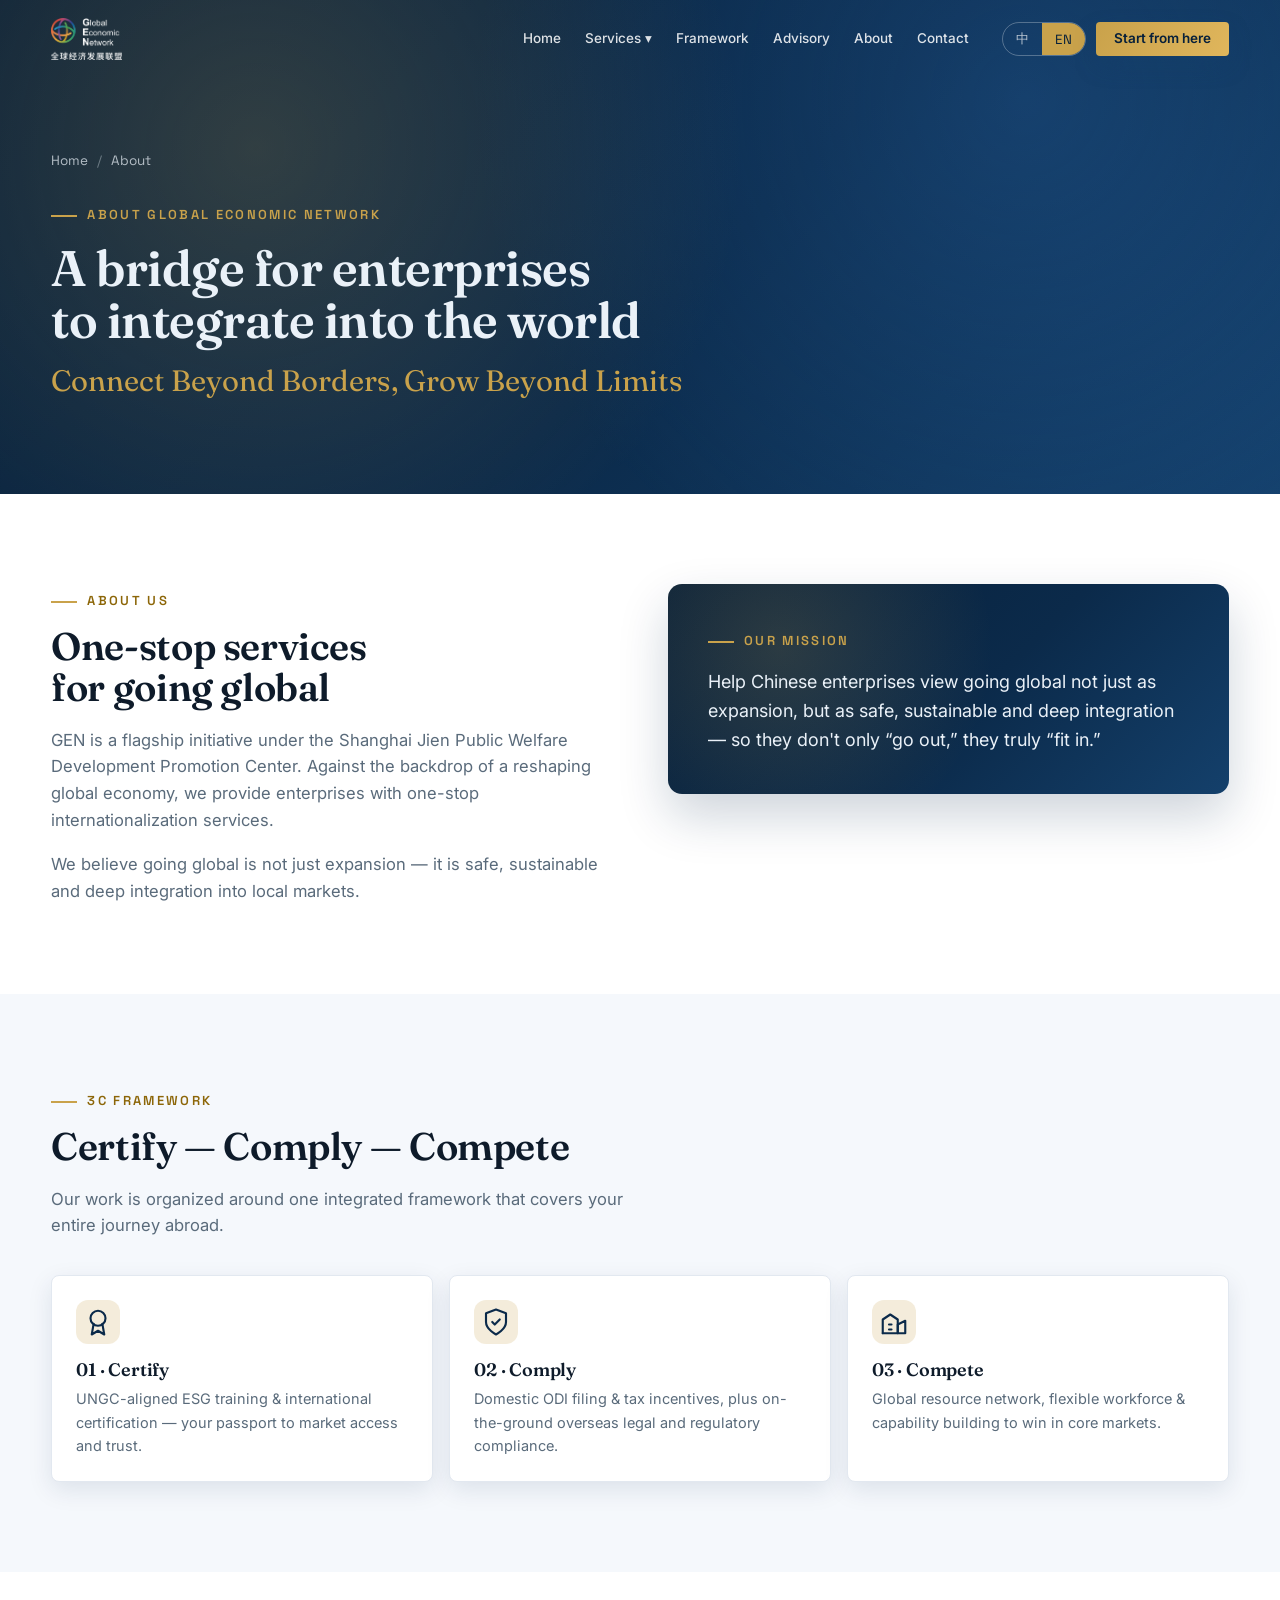
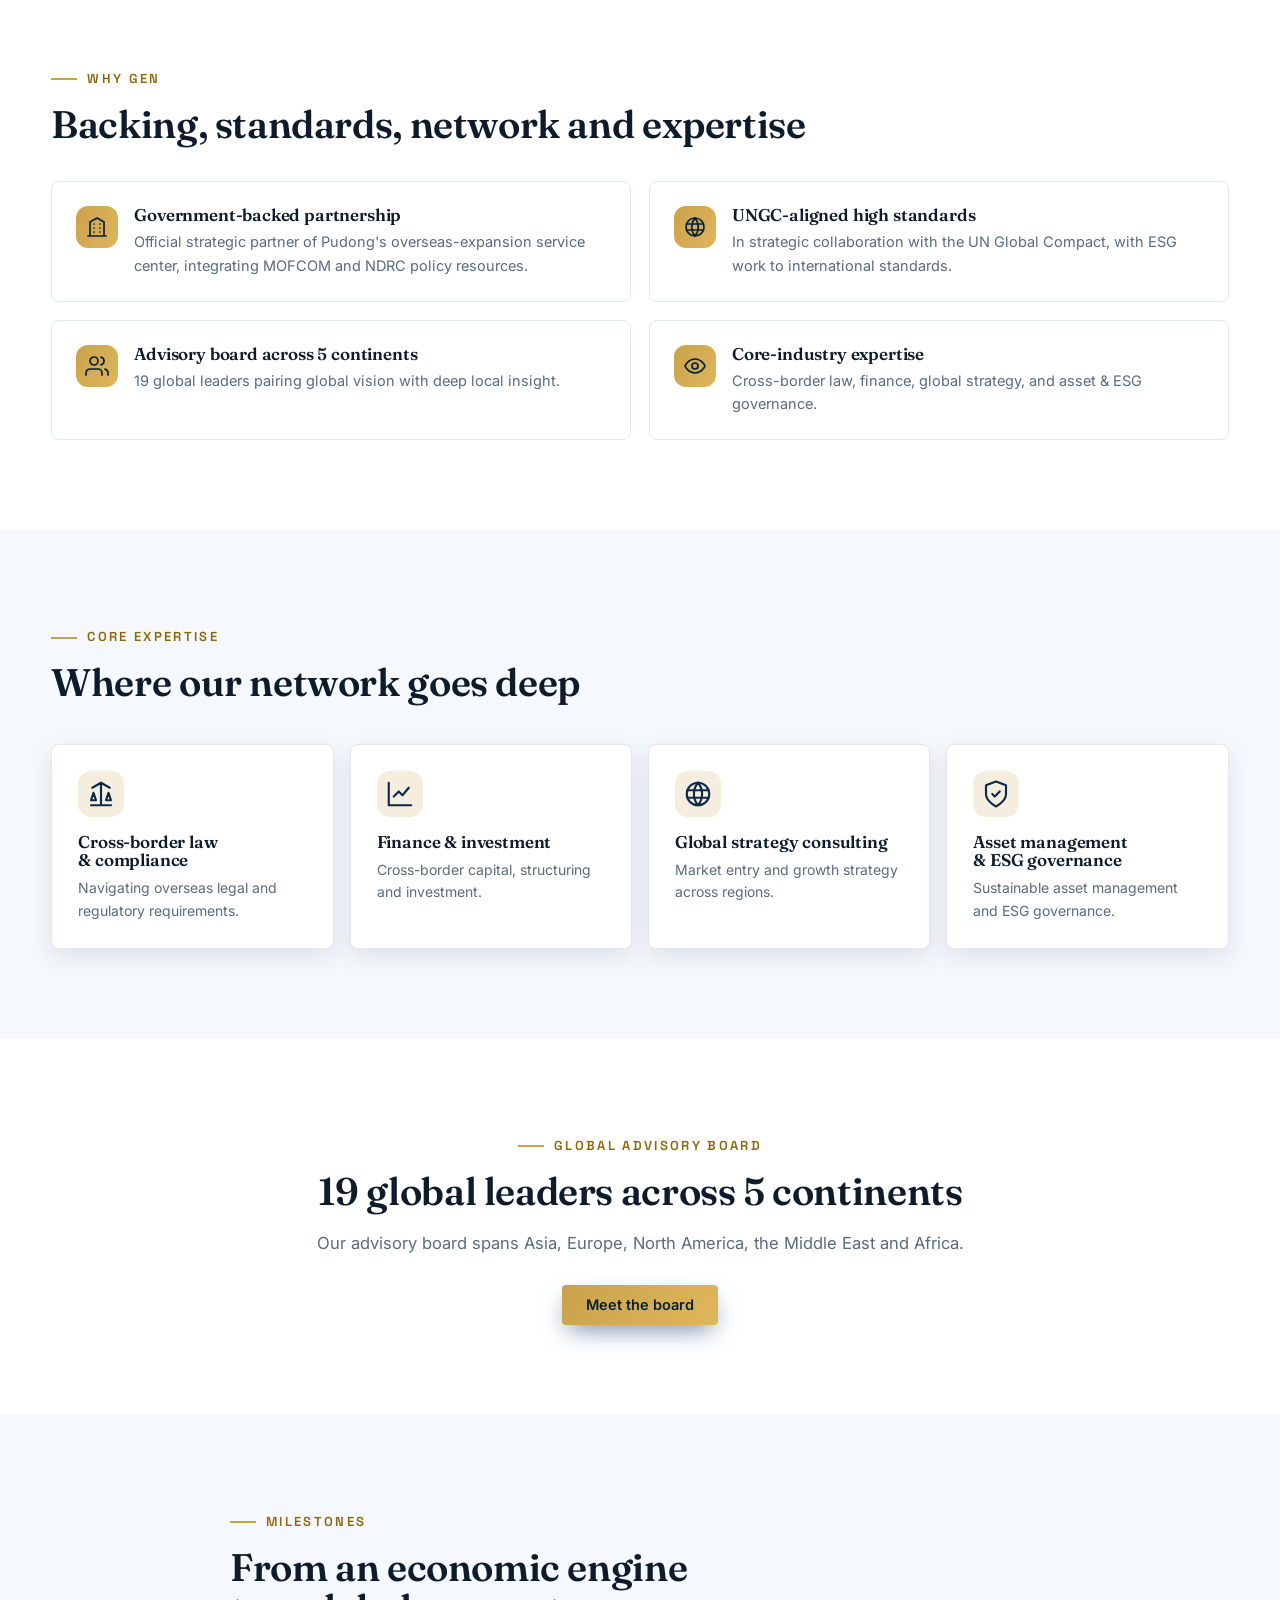
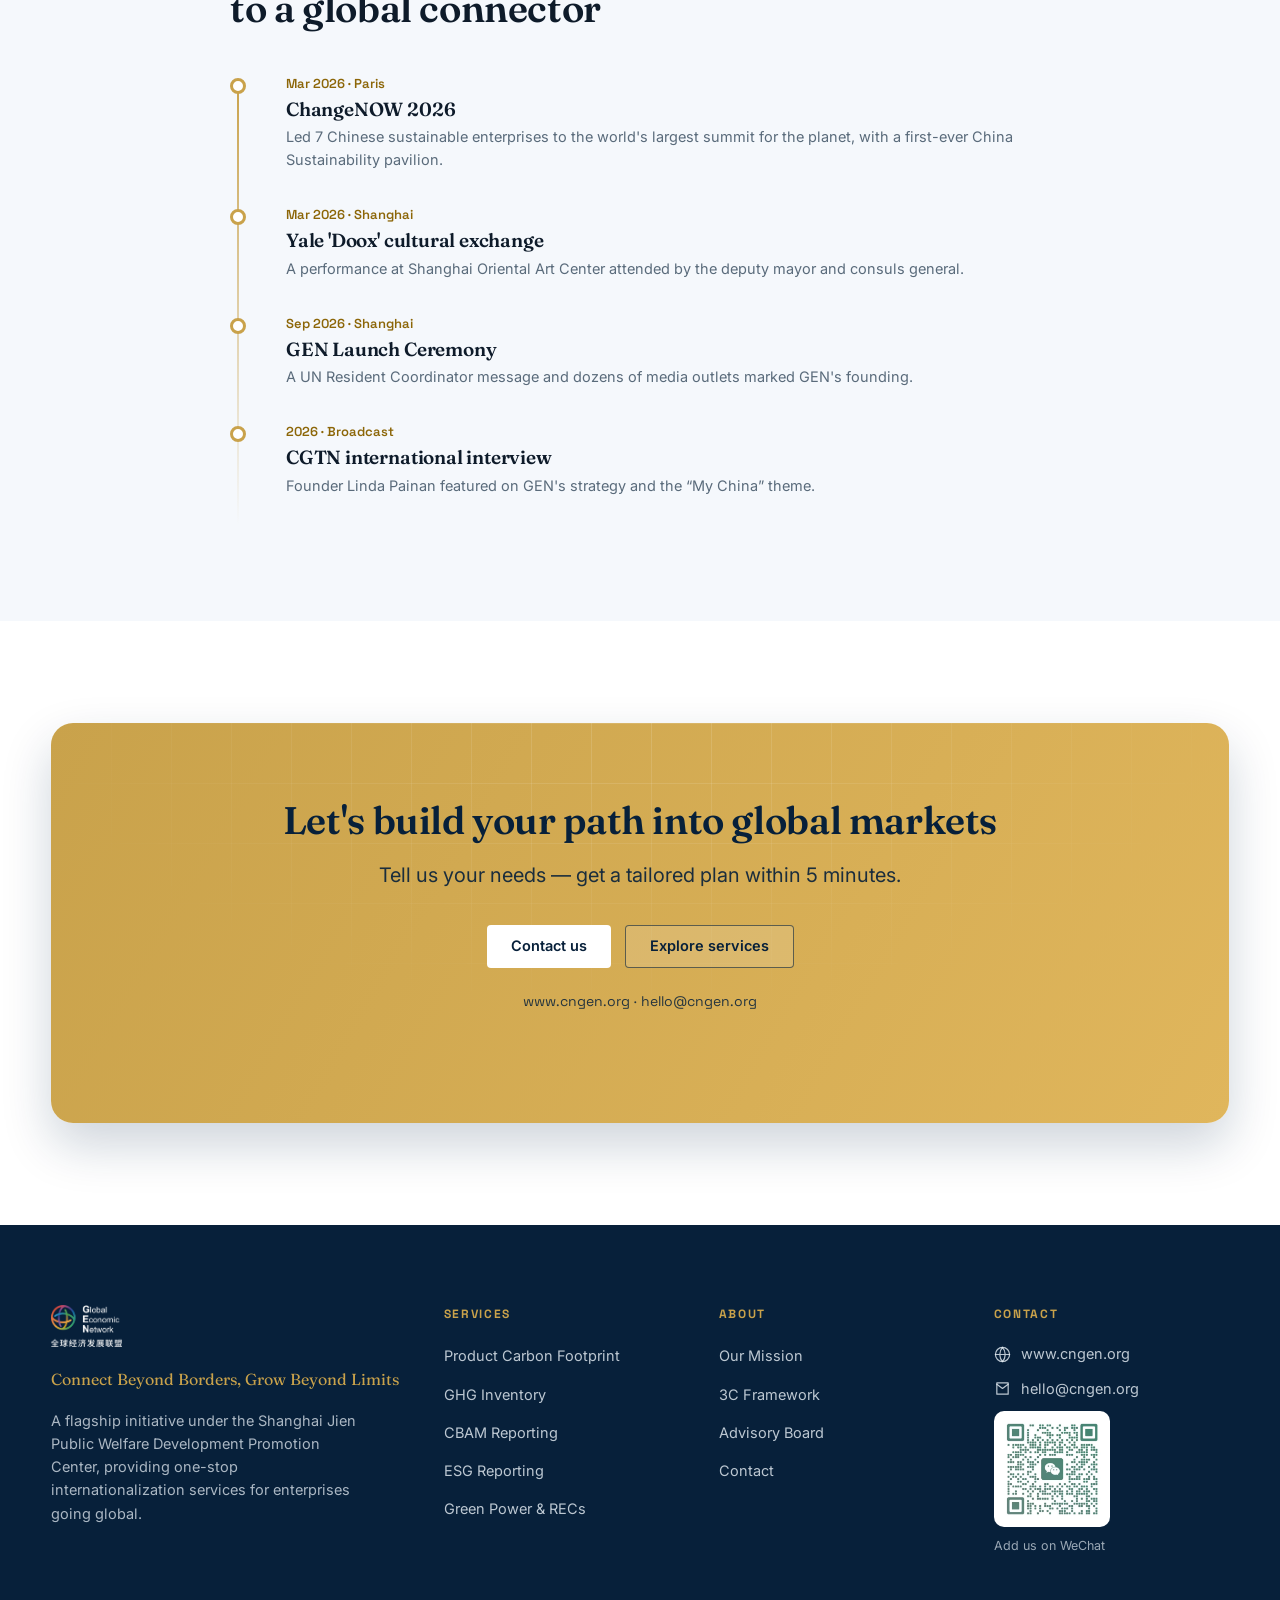
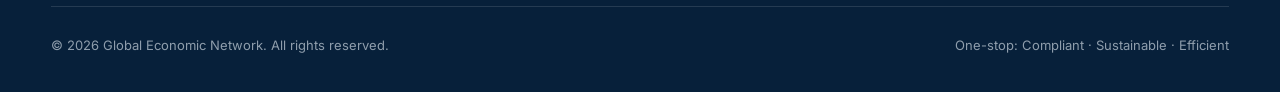
<file: about.html>
<!DOCTYPE html>
<html lang="en" data-theme="blue">
<head>
<meta charset="UTF-8">
<meta name="viewport" content="width=device-width, initial-scale=1.0">
<title>About · GEN</title>
<link rel="preconnect" href="https://fonts.googleapis.com">
<link rel="preconnect" href="https://fonts.gstatic.com" crossorigin>
<link href="https://fonts.googleapis.com/css2?family=Space+Grotesk:wght@400;500;600;700&family=Inter:wght@400;500;600;700&family=Fraunces:opsz,wght@9..144,400;9..144,500;9..144,600;9..144,700&family=Noto+Sans+SC:wght@400;500;700&family=Noto+Serif+SC:wght@500;700&display=swap" rel="stylesheet">
<link rel="stylesheet" href="styles.css?v=22">
</head>
<body>

<!-- NAV -->
<header class="nav scrolled" id="nav">
  <div class="wrap nav-inner">
    <a class="brand" href="index.html" aria-label="GEN home">
      <span class="brand-mark" role="img" aria-label="GEN"></span>
      <span class="brand-text"><b>GEN</b><small>Global Economic Network</small></span>
    </a>
    <nav class="nav-links">
      <a href="index.html" data-en="Home" data-zh="首页">Home</a>
      <div class="nav-dd">
        <button data-en="Services ▾" data-zh="服务 ▾">Services ▾</button>
        <div class="nav-dd-menu">
          <a href="service-pcf.html"><span class="ddi-num">01</span><span class="ddi-t" data-en="Product Carbon Footprint" data-zh="产品碳足迹核算">Product Carbon Footprint</span></a>
          <a href="service-ghg.html"><span class="ddi-num">02</span><span class="ddi-t" data-en="Organizational GHG Inventory" data-zh="组织温室气体盘查">Organizational GHG Inventory</span></a>
          <a href="service-cbam.html"><span class="ddi-num">03</span><span class="ddi-t" data-en="CBAM Reporting" data-zh="CBAM 申报">CBAM Reporting</span></a>
          <a href="service-esg.html"><span class="ddi-num">04</span><span class="ddi-t" data-en="ESG Reporting" data-zh="ESG 报告撰写">ESG Reporting</span></a>
          <a href="service-green-power.html"><span class="ddi-num">05</span><span class="ddi-t" data-en="Green Power & RECs" data-zh="绿电绿证采购">Green Power &amp; RECs</span></a>
        </div>
      </div>
      <a href="index.html#framework" data-en="Framework" data-zh="3C 框架">Framework</a>
      <a href="index.html#advisory" data-en="Advisory" data-zh="顾问委员会">Advisory</a>
      <a href="about.html" data-en="About" data-zh="关于">About</a>
      <a href="index.html#contact" data-en="Contact" data-zh="联系">Contact</a>
    </nav>
    <div class="nav-tools">
      <div class="lang-toggle">
        <button data-lang-btn="zh">中</button>
        <button data-lang-btn="en" class="active">EN</button>
      </div>
      <a href="https://aiportal.bravoesg.tech/complianceRequirementAnalysis?inviteCode=CH_A494&amp;step=questionnaire" target="_blank" rel="noopener noreferrer" class="btn btn-primary btn-sm" data-en="Start from here" data-zh="从这里开始">Start from here</a>
      <button class="nav-burger" id="burger" aria-label="Menu"><span></span></button>
    </div>
  </div>
</header>

<div class="mobile-menu" id="mobileMenu">
  <button class="mm-close" id="mmClose">&times;</button>
  <a href="index.html" data-en="Home" data-zh="首页">Home</a>
  <a href="index.html#services" data-en="Services" data-zh="服务">Services</a>
  <a href="index.html#framework" data-en="Framework" data-zh="3C 框架">Framework</a>
  <a href="index.html#advisory" data-en="Advisory" data-zh="顾问委员会">Advisory</a>
  <a href="about.html" data-en="About" data-zh="关于">About</a>
  <a href="index.html#contact" data-en="Contact" data-zh="联系">Contact</a>
  <div class="mm-tools">
    <div class="lang-toggle"><button data-lang-btn="zh">中</button><button data-lang-btn="en" class="active">EN</button></div>
  </div>
</div>

<main>

<!-- HERO -->
<section class="detail-hero">
  <div class="wrap">
    <div class="breadcrumb">
      <a href="index.html" data-en="Home" data-zh="首页">Home</a><span class="sep">/</span>
      <span data-en="About" data-zh="关于">About</span>
    </div>
    <span class="eyebrow" style="color:var(--c-accent)" data-en="About Global Economic Network" data-zh="关于 GEN 全球经济发展联盟">About Global Economic Network</span>
    <h1 style="margin-top:16px;max-width:18ch" data-en="A bridge for enterprises to integrate into the world" data-zh="助力企业深度融入世界的桥梁">A bridge for enterprises to integrate into the world</h1>
    <div class="zh-sub" data-en="Connect Beyond Borders, Grow Beyond Limits" data-zh="联接无界 · 增长无限">联接无界 · 增长无限</div>
  </div>
</section>

<!-- ABOUT + MISSION -->
<section class="detail-section">
  <div class="wrap about-intro-grid">
    <div>
      <span class="eyebrow" data-en="About us" data-zh="关于我们">About us</span>
      <h2 style="margin-top:14px" data-en="One-stop services for going global" data-zh="国际化一站式出海服务">One-stop services for going global</h2>
      <p class="detail-lead" data-en="GEN is a flagship initiative under the Shanghai Jien Public Welfare Development Promotion Center. Against the backdrop of a reshaping global economy, we provide enterprises with one-stop internationalization services." data-zh="GEN 是上海杰恩公益发展促进中心旗下的核心项目。在全球经济重构的背景下，为企业提供国际化一站式服务。">GEN is a flagship initiative under the Shanghai Jien Public Welfare Development Promotion Center. Against the backdrop of a reshaping global economy, we provide enterprises with one-stop internationalization services.</p>
      <p class="detail-lead" data-en="We believe going global is not just expansion — it is safe, sustainable and deep integration into local markets." data-zh="我们相信，出海不只是扩张，更是安全、可持续、深度地“融进去”。">We believe going global is not just expansion — it is safe, sustainable and deep integration into local markets.</p>
    </div>
    <div class="mission-card">
      <span class="eyebrow" data-en="Our mission" data-zh="我们的使命">Our mission</span>
      <p data-en="Help Chinese enterprises view going global not just as expansion, but as safe, sustainable and deep integration — so they don't only “go out,” they truly “fit in.”" data-zh="协助中国企业不仅“走出去”，更能安全、深度、可持续地“融进去”。">Help Chinese enterprises view going global not just as expansion, but as safe, sustainable and deep integration — so they don't only "go out," they truly "fit in."</p>
    </div>
  </div>
</section>

<!-- 3C FRAMEWORK -->
<section class="detail-section alt">
  <div class="wrap">
    <span class="eyebrow" data-en="3C Framework" data-zh="3C 战略框架">3C Framework</span>
    <h2 style="margin-top:14px" data-en="Certify — Comply — Compete" data-zh="认证 — 合规 — 竞争">Certify — Comply — Compete</h2>
    <p class="detail-lead" style="max-width:62ch" data-en="Our work is organized around one integrated framework that covers your entire journey abroad." data-zh="我们的服务围绕一套一体化框架展开，覆盖出海全流程。">Our work is organized around one integrated framework that covers your entire journey abroad.</p>
    <div class="who-grid" style="grid-template-columns:repeat(auto-fit,minmax(260px,1fr))">
      <div class="who-card">
        <div class="wc-ico"><svg class="ico ico-lg" viewBox="0 0 24 24"><path d="M12 15a6 6 0 1 0 0-12 6 6 0 0 0 0 12z"/><path d="M8.5 13.5L7 22l5-3 5 3-1.5-8.5"/></svg></div>
        <h4 style="font-size:18px;margin-bottom:8px" data-en="01 · Certify" data-zh="01 · 认证">01 · Certify</h4>
        <p style="margin:0;font-size:14.5px;color:var(--c-text-muted);font-weight:400" data-en="UNGC-aligned ESG training & international certification — your passport to market access and trust." data-zh="基于 UNGC 十项原则的 ESG 培训与国际认证，赢得海外市场准入与信任。">UNGC-aligned ESG training &amp; international certification — your passport to market access and trust.</p>
      </div>
      <div class="who-card">
        <div class="wc-ico"><svg class="ico ico-lg" viewBox="0 0 24 24"><path d="M12 22s8-4 8-10V5l-8-3-8 3v7c0 6 8 10 8 10z"/><path d="M9 12l2 2 4-4"/></svg></div>
        <h4 style="font-size:18px;margin-bottom:8px" data-en="02 · Comply" data-zh="02 · 合规">02 · Comply</h4>
        <p style="margin:0;font-size:14.5px;color:var(--c-text-muted);font-weight:400" data-en="Domestic ODI filing & tax incentives, plus on-the-ground overseas legal and regulatory compliance." data-zh="境内 ODI 备案、税收激励，海外法律与监管遵循，出海全程合法稳健。">Domestic ODI filing &amp; tax incentives, plus on-the-ground overseas legal and regulatory compliance.</p>
      </div>
      <div class="who-card">
        <div class="wc-ico"><svg class="ico ico-lg" viewBox="0 0 24 24"><path d="M3 21V10l6-4 6 4v11"/><path d="M3 21h18M15 21v-7l6-3v10M8 14h2M8 18h2"/></svg></div>
        <h4 style="font-size:18px;margin-bottom:8px" data-en="03 · Compete" data-zh="03 · 竞争">03 · Compete</h4>
        <p style="margin:0;font-size:14.5px;color:var(--c-text-muted);font-weight:400" data-en="Global resource network, flexible workforce & capability building to win in core markets." data-zh="全球资源网络、弹性人力与能力建设，链接核心市场实现品牌跃升。">Global resource network, flexible workforce &amp; capability building to win in core markets.</p>
      </div>
    </div>
  </div>
</section>

<!-- WHY GEN -->
<section class="detail-section">
  <div class="wrap">
    <span class="eyebrow" data-en="Why GEN" data-zh="为什么选择 GEN">Why GEN</span>
    <h2 style="margin-top:14px" data-en="Backing, standards, network and expertise" data-zh="背书、标准、网络与专长">Backing, standards, network and expertise</h2>
    <div class="adv-points">
      <div class="adv-point">
        <span class="ap-ico"><svg class="ico" viewBox="0 0 24 24"><path d="M3 21h18M5 21V7l7-4 7 4v14M9 9h.01M9 13h.01M9 17h.01M15 9h.01M15 13h.01M15 17h.01"/></svg></span>
        <div><h4 data-en="Government-backed partnership" data-zh="官方战略合作伙伴">Government-backed partnership</h4><p data-en="Official strategic partner of Pudong's overseas-expansion service center, integrating MOFCOM and NDRC policy resources." data-zh="浦东新区“企业走出去”综合服务中心官方战略合作伙伴，整合商务部 / 发改委政策资源。">Official strategic partner of Pudong's overseas-expansion service center, integrating MOFCOM and NDRC policy resources.</p></div>
      </div>
      <div class="adv-point">
        <span class="ap-ico"><svg class="ico" viewBox="0 0 24 24"><circle cx="12" cy="12" r="9"/><path d="M12 3a14 14 0 0 0 0 18M12 3a14 14 0 0 1 0 18M3.5 9h17M3.5 15h17"/></svg></span>
        <div><h4 data-en="UNGC-aligned high standards" data-zh="UNGC 战略合作与国际高标准">UNGC-aligned high standards</h4><p data-en="In strategic collaboration with the UN Global Compact, with ESG work to international standards." data-zh="与联合国全球契约组织（UNGC）战略合作，ESG 工作对标国际高标准。">In strategic collaboration with the UN Global Compact, with ESG work to international standards.</p></div>
      </div>
      <div class="adv-point">
        <span class="ap-ico"><svg class="ico" viewBox="0 0 24 24"><path d="M17 21v-2a4 4 0 0 0-4-4H5a4 4 0 0 0-4 4v2"/><circle cx="9" cy="7" r="4"/><path d="M23 21v-2a4 4 0 0 0-3-3.87M16 3.13a4 4 0 0 1 0 7.75"/></svg></span>
        <div><h4 data-en="Advisory board across 5 continents" data-zh="顾问委员会全球覆盖">Advisory board across 5 continents</h4><p data-en="19 global leaders pairing global vision with deep local insight." data-zh="19 位全球领袖，兼具全球视野与本土洞察。">19 global leaders pairing global vision with deep local insight.</p></div>
      </div>
      <div class="adv-point">
        <span class="ap-ico"><svg class="ico" viewBox="0 0 24 24"><path d="M2 12s3-7 10-7 10 7 10 7-3 7-10 7-10-7-10-7z"/><circle cx="12" cy="12" r="3"/></svg></span>
        <div><h4 data-en="Core-industry expertise" data-zh="核心行业专长">Core-industry expertise</h4><p data-en="Cross-border law, finance, global strategy, and asset & ESG governance." data-zh="跨境法律、金融、全球战略、资产管理与 ESG 治理。">Cross-border law, finance, global strategy, and asset &amp; ESG governance.</p></div>
      </div>
    </div>
  </div>
</section>

<!-- CORE EXPERTISE -->
<section class="detail-section alt">
  <div class="wrap">
    <span class="eyebrow" data-en="Core expertise" data-zh="核心行业专长">Core expertise</span>
    <h2 style="margin-top:14px" data-en="Where our network goes deep" data-zh="我们网络深耕的领域">Where our network goes deep</h2>
    <div class="expertise-grid">
      <div class="exp-card"><div class="ec-ico"><svg class="ico ico-lg" viewBox="0 0 24 24"><path d="M12 3v18M5 7l7-4 7 4M4 21h16M6 11l-2 6h4zM18 11l-2 6h4z"/></svg></div><h4 data-en="Cross-border law & compliance" data-zh="跨境法律与合规">Cross-border law &amp; compliance</h4><p data-en="Navigating overseas legal and regulatory requirements." data-zh="应对海外法律与监管要求。">Navigating overseas legal and regulatory requirements.</p></div>
      <div class="exp-card"><div class="ec-ico"><svg class="ico ico-lg" viewBox="0 0 24 24"><path d="M3 3v18h18M7 14l4-4 3 3 5-6"/></svg></div><h4 data-en="Finance & investment" data-zh="金融与投资">Finance &amp; investment</h4><p data-en="Cross-border capital, structuring and investment." data-zh="跨境资本、架构与投资。">Cross-border capital, structuring and investment.</p></div>
      <div class="exp-card"><div class="ec-ico"><svg class="ico ico-lg" viewBox="0 0 24 24"><circle cx="12" cy="12" r="9"/><path d="M3.5 9h17M3.5 15h17M12 3a14 14 0 0 0 0 18M12 3a14 14 0 0 1 0 18"/></svg></div><h4 data-en="Global strategy consulting" data-zh="全球战略咨询">Global strategy consulting</h4><p data-en="Market entry and growth strategy across regions." data-zh="跨区域的市场进入与增长战略。">Market entry and growth strategy across regions.</p></div>
      <div class="exp-card"><div class="ec-ico"><svg class="ico ico-lg" viewBox="0 0 24 24"><path d="M12 22s8-4 8-10V5l-8-3-8 3v7c0 6 8 10 8 10z"/><path d="M9 12l2 2 4-4"/></svg></div><h4 data-en="Asset management & ESG governance" data-zh="资产管理与 ESG 治理">Asset management &amp; ESG governance</h4><p data-en="Sustainable asset management and ESG governance." data-zh="可持续资产管理与 ESG 治理。">Sustainable asset management and ESG governance.</p></div>
    </div>
  </div>
</section>

<!-- ADVISORY CTA -->
<section class="detail-section">
  <div class="wrap detail-narrow" style="text-align:center;margin-inline:auto">
    <span class="eyebrow centered" data-en="Global Advisory Board" data-zh="全球顾问委员会">Global Advisory Board</span>
    <h2 style="margin-top:14px" data-en="19 global leaders across 5 continents" data-zh="19 位全球领袖，覆盖五大洲">19 global leaders across 5 continents</h2>
    <p class="detail-lead" style="margin-inline:auto" data-en="Our advisory board spans Asia, Europe, North America, the Middle East and Africa." data-zh="顾问委员会覆盖亚洲、欧洲、北美、中东与非洲。">Our advisory board spans Asia, Europe, North America, the Middle East and Africa.</p>
    <div style="margin-top:28px"><a href="index.html#advisory" class="btn btn-primary" data-en="Meet the board" data-zh="查看顾问委员会">Meet the board <svg class="ico arr" viewBox="0 0 24 24" style="width:18px;height:18px"><path d="M5 12h14M13 6l6 6-6 6"/></svg></a></div>
  </div>
</section>

<!-- MILESTONES -->
<section class="detail-section alt">
  <div class="wrap detail-narrow">
    <span class="eyebrow" data-en="Milestones" data-zh="大事记">Milestones</span>
    <h2 style="margin-top:14px" data-en="From an economic engine to a global connector" data-zh="从经济引擎到全球连接者">From an economic engine to a global connector</h2>
    <div class="timeline">
      <div class="tl-item">
        <div class="tl-date" data-en="Mar 2026 · Paris" data-zh="2026.3 · 巴黎">Mar 2026 · Paris</div>
        <h4 data-en="ChangeNOW 2026" data-zh="ChangeNOW 2026">ChangeNOW 2026</h4>
        <p data-en="Led 7 Chinese sustainable enterprises to the world's largest summit for the planet, with a first-ever China Sustainability pavilion." data-zh="率 7 家中国可持续企业参展全球最大地球峰会，首设“中国可持续展区”。">Led 7 Chinese sustainable enterprises to the world's largest summit for the planet, with a first-ever China Sustainability pavilion.</p>
      </div>
      <div class="tl-item">
        <div class="tl-date" data-en="Mar 2026 · Shanghai" data-zh="2026.3 · 上海">Mar 2026 · Shanghai</div>
        <h4 data-en="Yale 'Doox' cultural exchange" data-zh="耶鲁 Doox 合唱团文化交流">Yale 'Doox' cultural exchange</h4>
        <p data-en="A performance at Shanghai Oriental Art Center attended by the deputy mayor and consuls general." data-zh="东方艺术中心演出，副市长与多国总领事出席。">A performance at Shanghai Oriental Art Center attended by the deputy mayor and consuls general.</p>
      </div>
      <div class="tl-item">
        <div class="tl-date" data-en="Sep 2026 · Shanghai" data-zh="2026.9 · 上海">Sep 2026 · Shanghai</div>
        <h4 data-en="GEN Launch Ceremony" data-zh="GEN 成立盛典">GEN Launch Ceremony</h4>
        <p data-en="A UN Resident Coordinator message and dozens of media outlets marked GEN's founding." data-zh="联合国驻华协调员致辞，数十家媒体报道，见证 GEN 成立。">A UN Resident Coordinator message and dozens of media outlets marked GEN's founding.</p>
      </div>
      <div class="tl-item">
        <div class="tl-date" data-en="2026 · Broadcast" data-zh="2026 · 媒体">2026 · Broadcast</div>
        <h4 data-en="CGTN international interview" data-zh="CGTN 国际专访">CGTN international interview</h4>
        <p data-en="Founder Linda Painan featured on GEN's strategy and the “My China” theme." data-zh="创始人 Linda Painan 畅谈 GEN 战略与“我看中国”主题。">Founder Linda Painan featured on GEN's strategy and the "My China" theme.</p>
      </div>
    </div>
  </div>
</section>

<!-- CONTACT CTA -->
<section class="final-cta">
  <div class="wrap">
    <div class="final-cta-inner">
      <h2 data-en="Let's build your path into global markets" data-zh="一起规划您的全球化之路">Let's build your path into global markets</h2>
      <p data-en="Tell us your needs — get a tailored plan within 5 minutes." data-zh="留下需求，5 分钟内获得专属出海方案。">Tell us your needs — get a tailored plan within 5 minutes.</p>
      <div class="btn-row">
        <a href="mailto:hello@cngen.org" class="btn btn-white" data-en="Contact us" data-zh="联系我们">Contact us <svg class="ico arr" viewBox="0 0 24 24" style="width:18px;height:18px"><path d="M5 12h14M13 6l6 6-6 6"/></svg></a>
        <a href="index.html#services" class="btn btn-outline-d" data-en="Explore services" data-zh="浏览服务">Explore services</a>
      </div>
      <p style="margin-top:22px;font-family:var(--font-num);font-size:14px;opacity:.85">www.cngen.org · hello@cngen.org</p>
    </div>
  </div>
</section>

</main>

<!-- FOOTER -->
<footer class="footer">
  <div class="wrap">
    <div class="footer-grid">
      <div>
        <a class="brand" href="index.html"><span class="brand-mark" role="img" aria-label="GEN"></span><span class="brand-text"><b>GEN</b><small>Global Economic Network</small></span></a>
        <p class="footer-slogan" data-en="Connect Beyond Borders, Grow Beyond Limits" data-zh="联接无界 增长无限">Connect Beyond Borders, Grow Beyond Limits</p>
        <p class="footer-about" data-en="A flagship initiative under the Shanghai Jien Public Welfare Development Promotion Center, providing one-stop internationalization services for enterprises going global." data-zh="上海杰恩公益发展促进中心旗下核心项目，为企业提供国际化一站式出海服务。">A flagship initiative under the Shanghai Jien Public Welfare Development Promotion Center, providing one-stop internationalization services for enterprises going global.</p>
      </div>
      <div class="footer-col">
        <h5 data-en="Services" data-zh="服务">Services</h5>
        <ul>
          <li><a href="service-pcf.html" data-en="Product Carbon Footprint" data-zh="产品碳足迹核算">Product Carbon Footprint</a></li>
          <li><a href="service-ghg.html" data-en="GHG Inventory" data-zh="组织温室气体盘查">GHG Inventory</a></li>
          <li><a href="service-cbam.html" data-en="CBAM Reporting" data-zh="CBAM 申报">CBAM Reporting</a></li>
          <li><a href="service-esg.html" data-en="ESG Reporting" data-zh="ESG 报告撰写">ESG Reporting</a></li>
          <li><a href="service-green-power.html" data-en="Green Power & RECs" data-zh="绿电绿证采购">Green Power &amp; RECs</a></li>
        </ul>
      </div>
      <div class="footer-col">
        <h5 data-en="About" data-zh="关于">About</h5>
        <ul>
          <li><a href="about.html" data-en="Our Mission" data-zh="我们的使命">Our Mission</a></li>
          <li><a href="index.html#framework" data-en="3C Framework" data-zh="3C 框架">3C Framework</a></li>
          <li><a href="index.html#advisory" data-en="Advisory Board" data-zh="顾问委员会">Advisory Board</a></li>
          <li><a href="index.html#contact" data-en="Contact" data-zh="联系我们">Contact</a></li>
        </ul>
      </div>
      <div class="footer-col">
        <h5 data-en="Contact" data-zh="联系">Contact</h5>
        <div class="footer-contact-item"><svg class="ico" viewBox="0 0 24 24" style="width:17px;height:17px"><circle cx="12" cy="12" r="10"/><path d="M2 12h20M12 2a15 15 0 0 1 0 20 15 15 0 0 1 0-20"/></svg> www.cngen.org</div>
        <div class="footer-contact-item"><svg class="ico" viewBox="0 0 24 24" style="width:17px;height:17px"><path d="M4 4h16v16H4z"/><path d="m4 6 8 6 8-6"/></svg> hello@cngen.org</div>
        <div class="footer-qr">
          <img src="assets/contact-qr.webp" alt="WeChat QR code" loading="lazy" width="116" height="116">
          <span data-en="Add us on WeChat" data-zh="微信扫码联系我们">Add us on WeChat</span>
        </div>
      </div>
    </div>
    <div class="footer-bot">
      <span>© 2026 Global Economic Network. <span data-en="All rights reserved." data-zh="版权所有。">All rights reserved.</span></span>
      <span data-en="One-stop: Compliant · Sustainable · Efficient" data-zh="一站式：合规 · 可持续 · 高效">One-stop: Compliant · Sustainable · Efficient</span>
    </div>
  </div>
</footer>

<script src="app.js?v=22"></script>
</body>
</html>
</file>
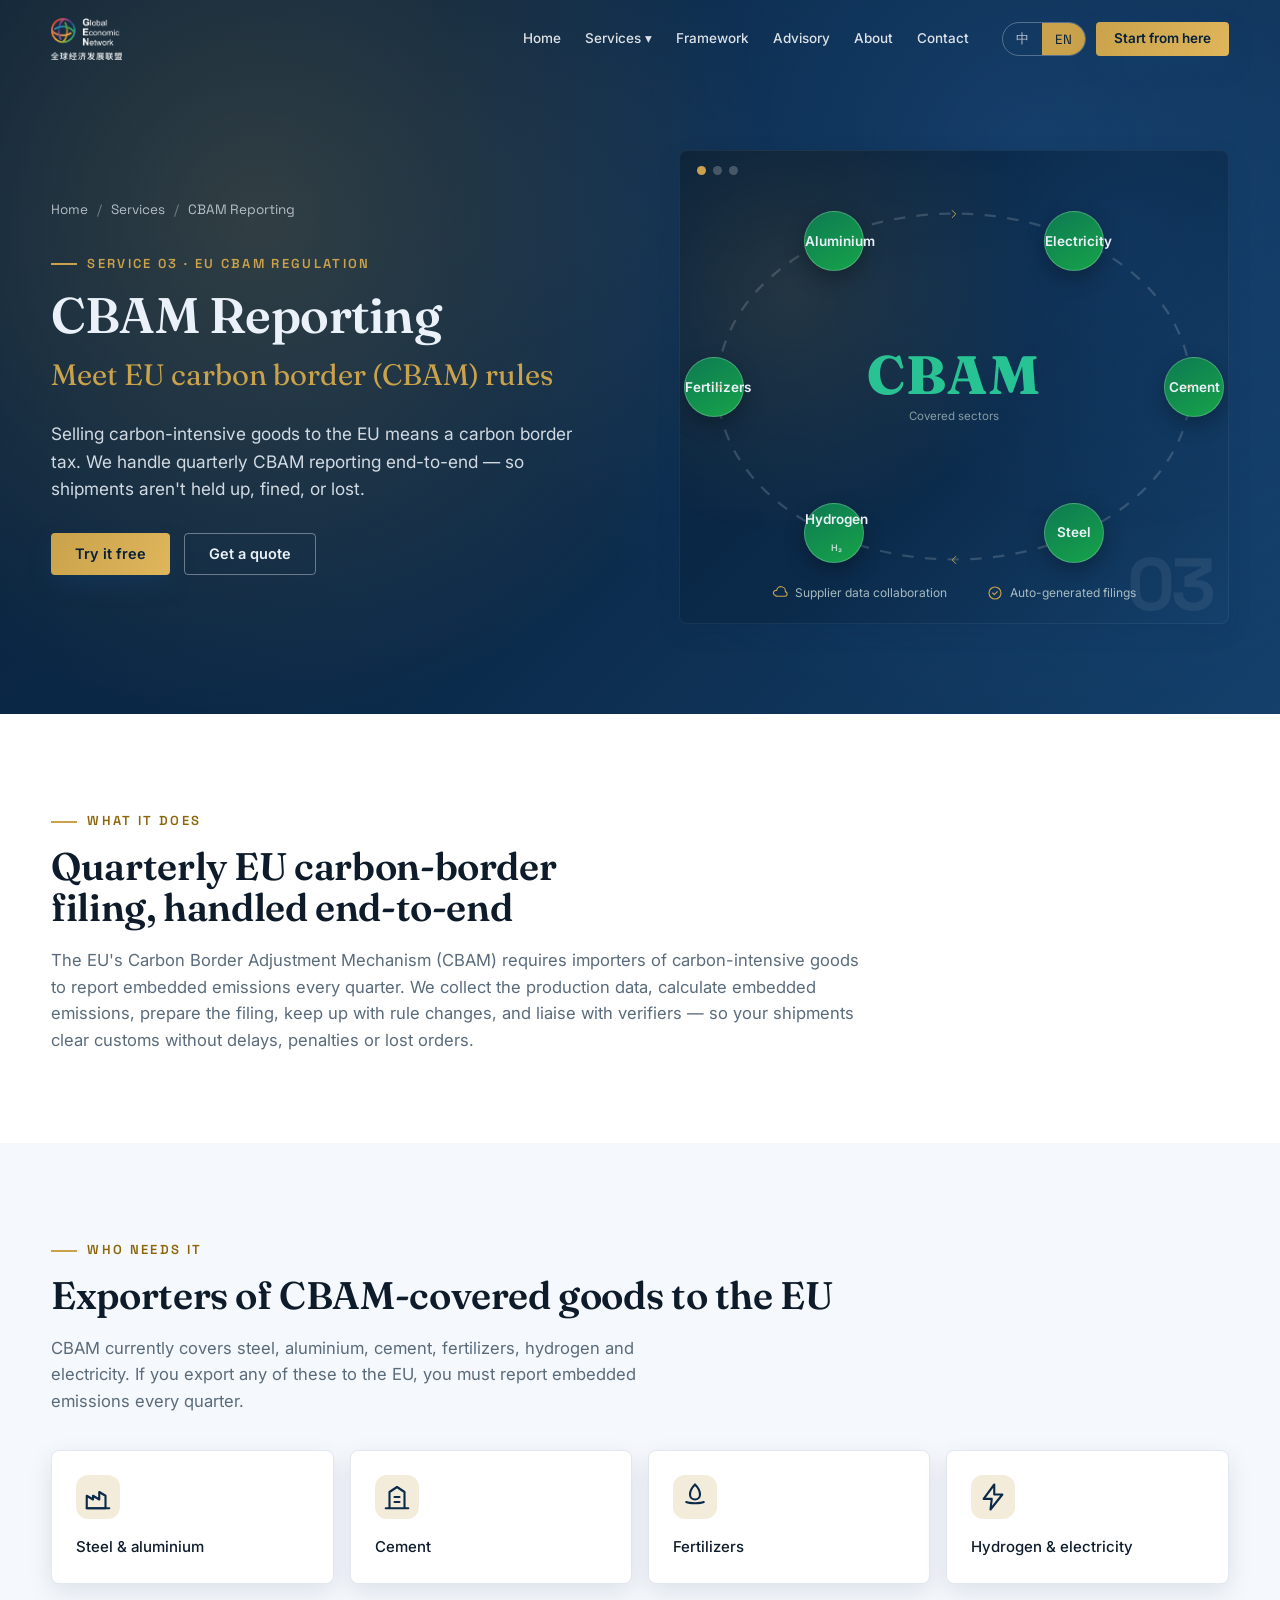
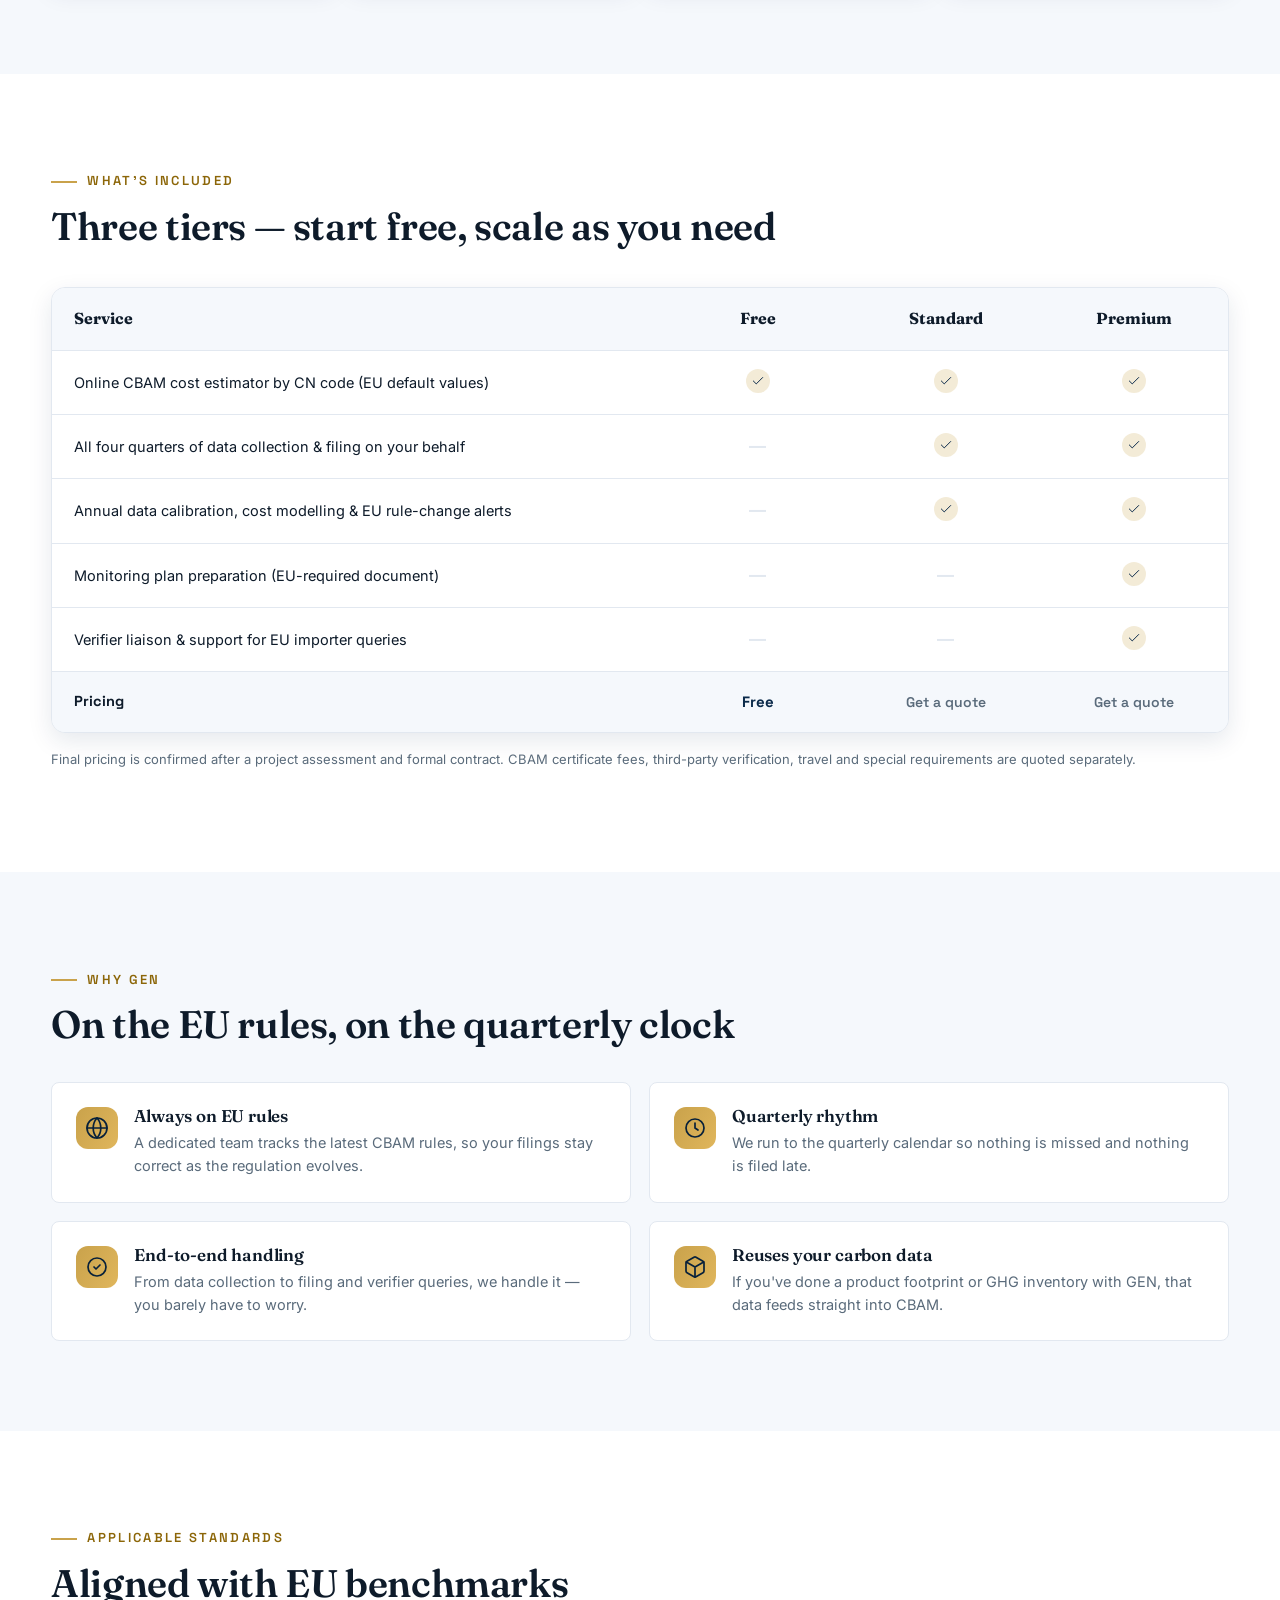
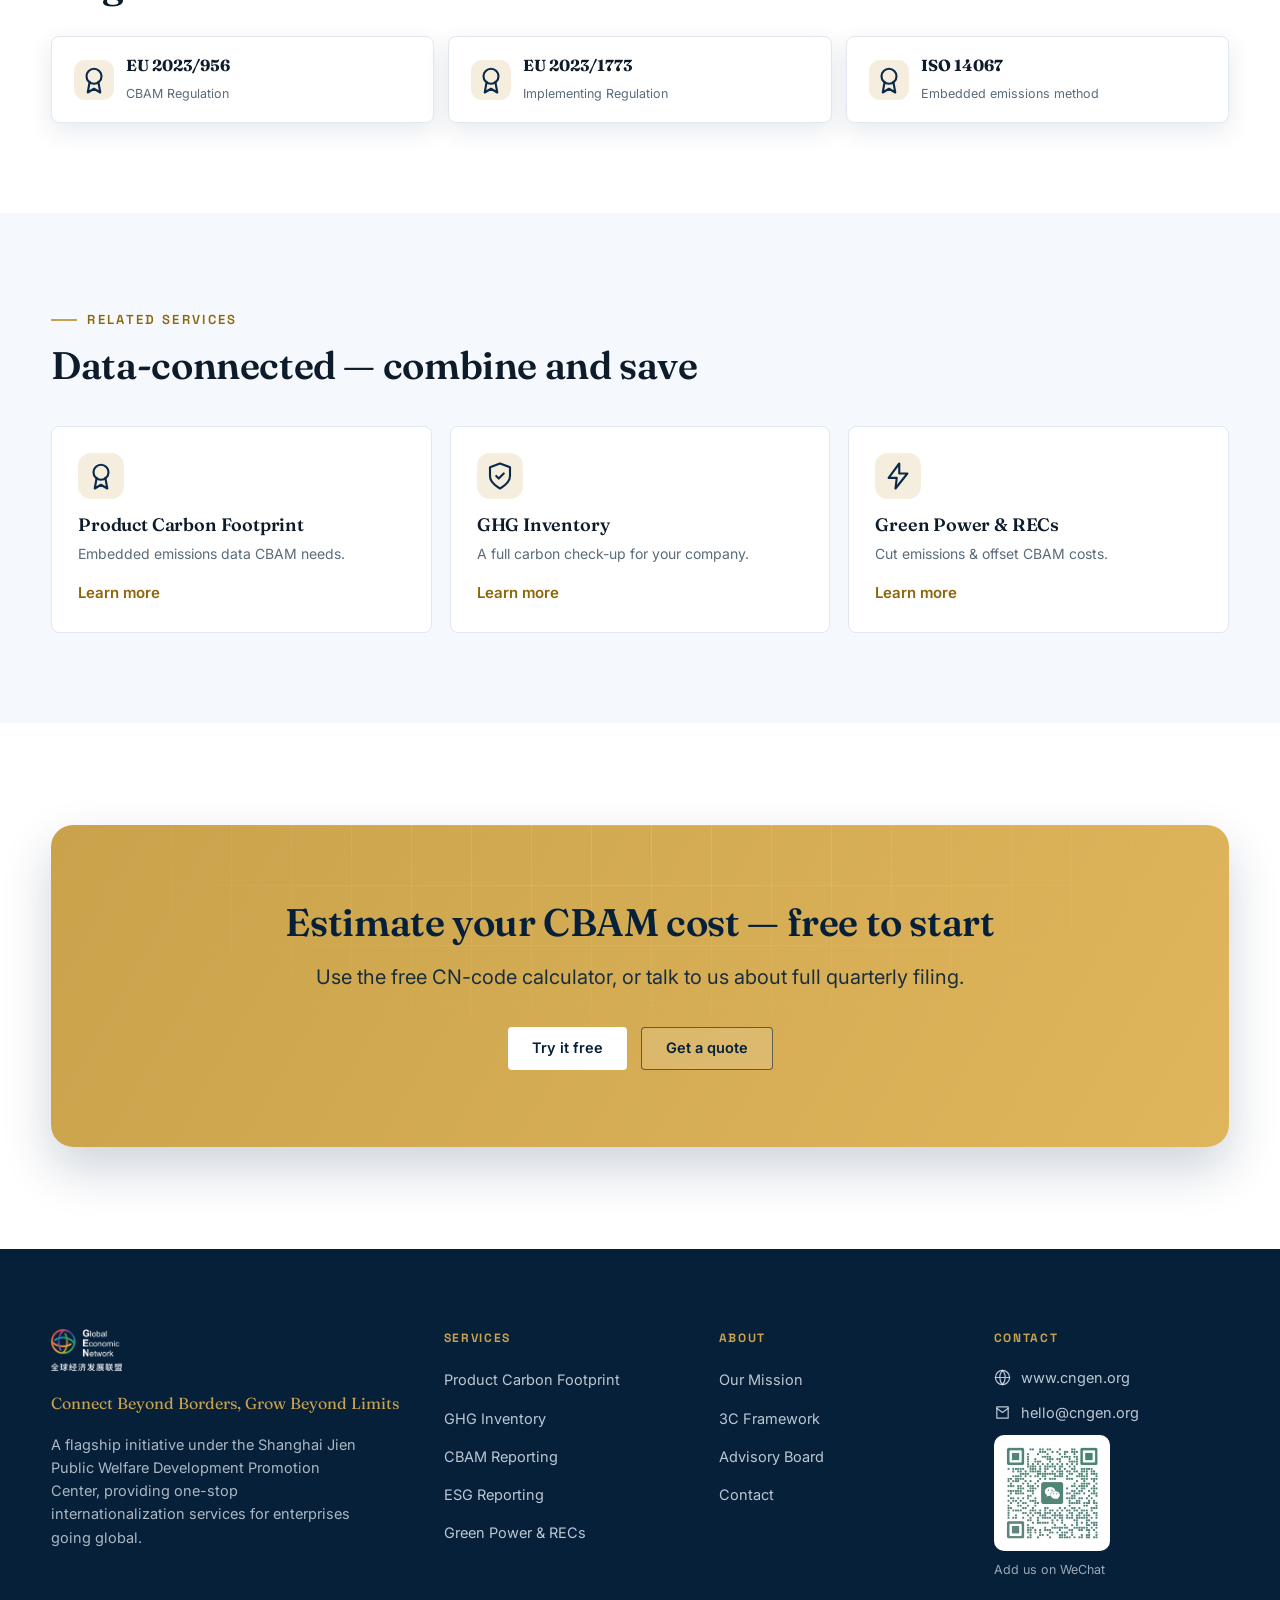
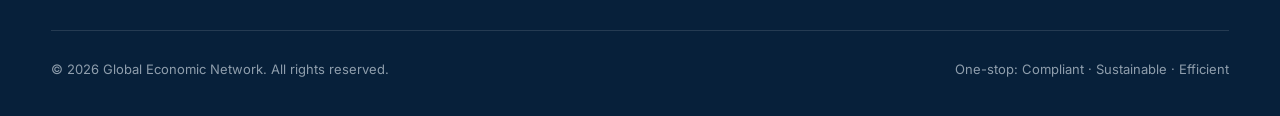
<file: service-cbam.html>
<!DOCTYPE html>
<html lang="en" data-theme="blue">
<head>
<meta charset="UTF-8">
<meta name="viewport" content="width=device-width, initial-scale=1.0">
<title>CBAM Reporting · GEN</title>
<link rel="preconnect" href="https://fonts.googleapis.com">
<link rel="preconnect" href="https://fonts.gstatic.com" crossorigin>
<link href="https://fonts.googleapis.com/css2?family=Space+Grotesk:wght@400;500;600;700&family=Inter:wght@400;500;600;700&family=Fraunces:opsz,wght@9..144,400;9..144,500;9..144,600;9..144,700&family=Noto+Sans+SC:wght@400;500;700&family=Noto+Serif+SC:wght@500;700&display=swap" rel="stylesheet">
<link rel="stylesheet" href="styles.css?v=22">
</head>
<body>

<!-- NAV -->
<header class="nav scrolled" id="nav">
  <div class="wrap nav-inner">
    <a class="brand" href="index.html" aria-label="GEN home">
      <span class="brand-mark" role="img" aria-label="GEN"></span>
      <span class="brand-text"><b>GEN</b><small>Global Economic Network</small></span>
    </a>
    <nav class="nav-links">
      <a href="index.html" data-en="Home" data-zh="首页">Home</a>
      <div class="nav-dd">
        <button data-en="Services ▾" data-zh="服务 ▾">Services ▾</button>
        <div class="nav-dd-menu">
          <a href="service-pcf.html"><span class="ddi-num">01</span><span class="ddi-t" data-en="Product Carbon Footprint" data-zh="产品碳足迹核算">Product Carbon Footprint</span></a>
          <a href="service-ghg.html"><span class="ddi-num">02</span><span class="ddi-t" data-en="Organizational GHG Inventory" data-zh="组织温室气体盘查">Organizational GHG Inventory</span></a>
          <a href="service-cbam.html"><span class="ddi-num">03</span><span class="ddi-t" data-en="CBAM Reporting" data-zh="CBAM 申报">CBAM Reporting</span></a>
          <a href="service-esg.html"><span class="ddi-num">04</span><span class="ddi-t" data-en="ESG Reporting" data-zh="ESG 报告撰写">ESG Reporting</span></a>
          <a href="service-green-power.html"><span class="ddi-num">05</span><span class="ddi-t" data-en="Green Power & RECs" data-zh="绿电绿证采购">Green Power &amp; RECs</span></a>
        </div>
      </div>
      <a href="index.html#framework" data-en="Framework" data-zh="3C 框架">Framework</a>
      <a href="index.html#advisory" data-en="Advisory" data-zh="顾问委员会">Advisory</a>
      <a href="about.html" data-en="About" data-zh="关于">About</a>
      <a href="index.html#contact" data-en="Contact" data-zh="联系">Contact</a>
    </nav>
    <div class="nav-tools">
      <div class="lang-toggle">
        <button data-lang-btn="zh">中</button>
        <button data-lang-btn="en" class="active">EN</button>
      </div>
      <a href="https://aiportal.bravoesg.tech/complianceRequirementAnalysis?inviteCode=CH_A494&amp;step=questionnaire" target="_blank" rel="noopener noreferrer" class="btn btn-primary btn-sm" data-en="Start from here" data-zh="从这里开始">Start from here</a>
      <button class="nav-burger" id="burger" aria-label="Menu"><span></span></button>
    </div>
  </div>
</header>

<div class="mobile-menu" id="mobileMenu">
  <button class="mm-close" id="mmClose">&times;</button>
  <a href="index.html" data-en="Home" data-zh="首页">Home</a>
  <a href="index.html#services" data-en="Services" data-zh="服务">Services</a>
  <a href="index.html#framework" data-en="Framework" data-zh="3C 框架">Framework</a>
  <a href="index.html#advisory" data-en="Advisory" data-zh="顾问委员会">Advisory</a>
  <a href="about.html" data-en="About" data-zh="关于">About</a>
  <a href="index.html#contact" data-en="Contact" data-zh="联系">Contact</a>
  <div class="mm-tools">
    <div class="lang-toggle"><button data-lang-btn="zh">中</button><button data-lang-btn="en" class="active">EN</button></div>
  </div>
</div>

<main>

<!-- HERO -->
<section class="detail-hero">
  <div class="wrap detail-hero-grid">
    <div>
      <div class="breadcrumb">
        <a href="index.html" data-en="Home" data-zh="首页">Home</a><span class="sep">/</span>
        <a href="index.html#services" data-en="Services" data-zh="服务">Services</a><span class="sep">/</span>
        <span data-en="CBAM Reporting" data-zh="CBAM 申报">CBAM Reporting</span>
      </div>
      <span class="eyebrow" style="color:var(--c-accent)" data-en="Service 03 · EU CBAM Regulation" data-zh="服务 03 · 欧盟 CBAM 法规">Service 03 · EU CBAM Regulation</span>
      <h1 data-en="CBAM Reporting" data-zh="CBAM 申报" style="margin-top:14px">CBAM Reporting</h1>
      <div class="zh-sub" data-en="Meet EU carbon border (CBAM) rules" data-zh="满足欧盟碳关税合规要求">Meet EU carbon border (CBAM) rules</div>
      <p class="lede" data-en="Selling carbon-intensive goods to the EU means a carbon border tax. We handle quarterly CBAM reporting end-to-end — so shipments aren't held up, fined, or lost." data-zh="卖到欧盟的高碳产品要交“碳关税”，出口企业须按季算清并上报碳排放，否则可能卡关、罚款、丢订单——GEN 帮您从头到尾办好。">Selling carbon-intensive goods to the EU means a carbon border tax. We handle quarterly CBAM reporting end-to-end — so shipments aren't held up, fined, or lost.</p>
      <div class="hero-cta">
        <a href="index.html#contact" class="btn btn-primary" data-tool-url="https://aiportal.bravoesg.tech/smallToolManagement/cbamCalculator?inviteCode=CH_A494&amp;sceneType=2&amp;esgToolId=1" data-tool-en="CBAM Reporting — Quick Calculator" data-tool-zh="CBAM 申报速算工具" data-tool-desc-en="A free quick-calculation tool for CBAM reporting. Scan the QR code with your phone to try it instantly — no installation needed." data-tool-desc-zh="一款 CBAM 申报速算工具，免费使用。手机扫描二维码即可立即体验，无需安装。" data-en="Try it free" data-zh="免费体验">Try it free <svg class="ico arr" viewBox="0 0 24 24" style="width:18px;height:18px"><path d="M5 12h14M13 6l6 6-6 6"/></svg></a>
        <a href="index.html#contact" class="btn btn-ghost on-dark" data-en="Get a quote" data-zh="咨询报价">Get a quote</a>
      </div>
    </div>
    <div class="svc-mock">
      <div class="svc-mock-dots"><i></i><i></i><i></i></div>
      <div class="dgm cbam">
        <svg class="orbit" viewBox="0 0 120 100" preserveAspectRatio="none"><ellipse cx="60" cy="50" rx="52" ry="38" fill="none" stroke="rgba(255,255,255,.16)" stroke-width=".5" stroke-dasharray="2.5 2.5"/></svg>
        <span class="cbam-arrow" style="top:12%;left:50%;transform:translate(-50%,-50%) rotate(0deg)"><svg class="ico" viewBox="0 0 24 24" style="width:14px;height:14px;color:var(--c-accent)"><path d="M9 6l6 6-6 6"/></svg></span>
        <span class="cbam-arrow" style="top:50%;left:93%;transform:translate(-50%,-50%) rotate(90deg)"><svg class="ico" viewBox="0 0 24 24" style="width:14px;height:14px;color:var(--c-accent)"><path d="M9 6l6 6-6 6"/></svg></span>
        <span class="cbam-arrow" style="top:88%;left:50%;transform:translate(-50%,-50%) rotate(180deg)"><svg class="ico" viewBox="0 0 24 24" style="width:14px;height:14px;color:var(--c-accent)"><path d="M9 6l6 6-6 6"/></svg></span>
        <span class="cbam-arrow" style="top:50%;left:7%;transform:translate(-50%,-50%) rotate(270deg)"><svg class="ico" viewBox="0 0 24 24" style="width:14px;height:14px;color:var(--c-accent)"><path d="M9 6l6 6-6 6"/></svg></span>
        <div class="cbam-center"><b>CBAM</b><span data-en="Covered sectors" data-zh="覆盖行业">Covered sectors</span></div>
        <div class="cbam-node" style="top:50%;left:6%" data-en="Fertilizers" data-zh="化肥">化肥</div>
        <div class="cbam-node" style="top:18%;left:28%" data-en="Aluminium" data-zh="铝">铝</div>
        <div class="cbam-node" style="top:18%;left:72%" data-en="Electricity" data-zh="电力">电力</div>
        <div class="cbam-node" style="top:50%;left:94%" data-en="Cement" data-zh="水泥">水泥</div>
        <div class="cbam-node" style="top:82%;left:72%" data-en="Steel" data-zh="钢铁">钢铁</div>
        <div class="cbam-node" style="top:82%;left:28%"><span data-en="Hydrogen" data-zh="化工">化工</span><small data-en="H₂" data-zh="氢">H₂</small></div>
        <div class="cbam-foot">
          <span><svg class="ico" viewBox="0 0 24 24"><path d="M6 16a4 4 0 1 1 1-7.9A5 5 0 0 1 20 10a3.5 3.5 0 0 1-.5 6.9H6z"/></svg><span data-en="Supplier data collaboration" data-zh="供应商数据在线协同">Supplier data collaboration</span></span>
          <span><svg class="ico" viewBox="0 0 24 24"><circle cx="12" cy="12" r="9"/><path d="M8.5 12l2.5 2.5 4.5-4.5"/></svg><span data-en="Auto-generated filings" data-zh="自动生成申报文件">Auto-generated filings</span></span>
        </div>
      </div>
      <div class="svc-mock-num">03</div>
    </div>
  </div>
</section>

<!-- WHAT IT DOES -->
<section class="detail-section">
  <div class="wrap">
   <div class="detail-narrow">
    <span class="eyebrow" data-en="What it does" data-zh="这项服务解决什么">What it does</span>
    <h2 style="margin-top:14px" data-en="Quarterly EU carbon-border filing, handled end-to-end" data-zh="按季度办好欧盟碳关税申报，全程托管">Quarterly EU carbon-border filing, handled end-to-end</h2>
    <p class="detail-lead" data-en="The EU's Carbon Border Adjustment Mechanism (CBAM) requires importers of carbon-intensive goods to report embedded emissions every quarter. We collect the production data, calculate embedded emissions, prepare the filing, keep up with rule changes, and liaise with verifiers — so your shipments clear customs without delays, penalties or lost orders." data-zh="欧盟碳边境调节机制（CBAM）要求高碳产品进口方按季度上报隐含碳排放。我们替您收集生产数据、核算隐含排放、准备申报文件、跟进法规变化并对接核查机构——让货物顺利通关，不卡关、不罚款、不丢订单。">The EU's Carbon Border Adjustment Mechanism (CBAM) requires importers of carbon-intensive goods to report embedded emissions every quarter. We collect the production data, calculate embedded emissions, prepare the filing, keep up with rule changes, and liaise with verifiers — so your shipments clear customs without delays, penalties or lost orders.</p>
   </div>
  </div>
</section>

<!-- WHO NEEDS IT -->
<section class="detail-section alt">
  <div class="wrap">
    <span class="eyebrow" data-en="Who needs it" data-zh="什么样的企业需要">Who needs it</span>
    <h2 style="margin-top:14px" data-en="Exporters of CBAM-covered goods to the EU" data-zh="向欧盟出口 CBAM 覆盖产品的企业">Exporters of CBAM-covered goods to the EU</h2>
    <p class="detail-lead" style="max-width:60ch" data-en="CBAM currently covers steel, aluminium, cement, fertilizers, hydrogen and electricity. If you export any of these to the EU, you must report embedded emissions every quarter." data-zh="CBAM 目前覆盖钢铁、铝、水泥、化肥、氢和电力。只要您向欧盟出口这几类产品，就须按季上报隐含碳排放。">CBAM currently covers steel, aluminium, cement, fertilizers, hydrogen and electricity. If you export any of these to the EU, you must report embedded emissions every quarter.</p>
    <div class="who-grid">
      <div class="who-card"><div class="wc-ico"><svg class="ico ico-lg" viewBox="0 0 24 24"><path d="M3 21V11l5 3V11l5 3V8l5 3v10z"/><path d="M3 21h18"/></svg></div><p data-en="Steel & aluminium" data-zh="钢铁 · 铝">Steel &amp; aluminium</p></div>
      <div class="who-card"><div class="wc-ico"><svg class="ico ico-lg" viewBox="0 0 24 24"><path d="M3 21h18M6 21V8l6-4 6 4v13M10 12h4M10 16h4"/></svg></div><p data-en="Cement" data-zh="水泥">Cement</p></div>
      <div class="who-card"><div class="wc-ico"><svg class="ico ico-lg" viewBox="0 0 24 24"><path d="M12 2s4 4 4 8a4 4 0 0 1-8 0c0-4 4-8 4-8z"/><path d="M5 16c2 1 4 1 7 1s5 0 7-1"/></svg></div><p data-en="Fertilizers" data-zh="化肥">Fertilizers</p></div>
      <div class="who-card"><div class="wc-ico"><svg class="ico ico-lg" viewBox="0 0 24 24"><path d="M13 2 4.5 13.5H11l-1 8.5L19.5 10H13z"/></svg></div><p data-en="Hydrogen & electricity" data-zh="氢 · 电力">Hydrogen &amp; electricity</p></div>
    </div>
  </div>
</section>

<!-- WHAT'S INCLUDED -->
<section class="detail-section">
  <div class="wrap">
    <span class="eyebrow" data-en="What's included" data-zh="服务内容与版本">What's included</span>
    <h2 style="margin-top:14px" data-en="Three tiers — start free, scale as you need" data-zh="三档版本 — 免费起步，按需升级">Three tiers — start free, scale as you need</h2>
    <div class="ptable-wrap">
      <table class="ptable">
        <thead>
          <tr>
            <th data-en="Service" data-zh="服务内容">Service</th>
            <th data-en="Free" data-zh="免费版">Free<span class="tier-tag" data-en="Free" data-zh="免费">Free</span></th>
            <th data-en="Standard" data-zh="基础版">Standard<span class="tier-tag" data-en="Quote" data-zh="咨询报价">Quote</span></th>
            <th data-en="Premium" data-zh="升级版">Premium<span class="tier-tag" data-en="Quote" data-zh="咨询报价">Quote</span></th>
          </tr>
        </thead>
        <tbody>
          <tr>
            <td data-en="Online CBAM cost estimator by CN code (EU default values)" data-zh="输入 CN 海关编码，按欧盟默认值估算 CBAM 碳成本（在线计算器）">Online CBAM cost estimator by CN code (EU default values)</td>
            <td><span class="ck"><svg class="ico" viewBox="0 0 24 24" style="width:14px;height:14px"><path d="M20 6 9 17l-5-5"/></svg></span></td>
            <td><span class="ck"><svg class="ico" viewBox="0 0 24 24" style="width:14px;height:14px"><path d="M20 6 9 17l-5-5"/></svg></span></td>
            <td><span class="ck"><svg class="ico" viewBox="0 0 24 24" style="width:14px;height:14px"><path d="M20 6 9 17l-5-5"/></svg></span></td>
          </tr>
          <tr>
            <td data-en="All four quarters of data collection & filing on your behalf" data-zh="一年 4 个季度的数据收集与填报（代您申报）">All four quarters of data collection &amp; filing on your behalf</td>
            <td><span class="dash">—</span></td>
            <td><span class="ck"><svg class="ico" viewBox="0 0 24 24" style="width:14px;height:14px"><path d="M20 6 9 17l-5-5"/></svg></span></td>
            <td><span class="ck"><svg class="ico" viewBox="0 0 24 24" style="width:14px;height:14px"><path d="M20 6 9 17l-5-5"/></svg></span></td>
          </tr>
          <tr>
            <td data-en="Annual data calibration, cost modelling & EU rule-change alerts" data-zh="年度数据校准、成本测算、欧盟法规变化提醒">Annual data calibration, cost modelling &amp; EU rule-change alerts</td>
            <td><span class="dash">—</span></td>
            <td><span class="ck"><svg class="ico" viewBox="0 0 24 24" style="width:14px;height:14px"><path d="M20 6 9 17l-5-5"/></svg></span></td>
            <td><span class="ck"><svg class="ico" viewBox="0 0 24 24" style="width:14px;height:14px"><path d="M20 6 9 17l-5-5"/></svg></span></td>
          </tr>
          <tr>
            <td data-en="Monitoring plan preparation (EU-required document)" data-zh="编制监测计划（欧盟要求的规范文件）">Monitoring plan preparation (EU-required document)</td>
            <td><span class="dash">—</span></td>
            <td><span class="dash">—</span></td>
            <td><span class="ck"><svg class="ico" viewBox="0 0 24 24" style="width:14px;height:14px"><path d="M20 6 9 17l-5-5"/></svg></span></td>
          </tr>
          <tr>
            <td data-en="Verifier liaison & support for EU importer queries" data-zh="对接核查机构、协助应对欧盟进口商的质询">Verifier liaison &amp; support for EU importer queries</td>
            <td><span class="dash">—</span></td>
            <td><span class="dash">—</span></td>
            <td><span class="ck"><svg class="ico" viewBox="0 0 24 24" style="width:14px;height:14px"><path d="M20 6 9 17l-5-5"/></svg></span></td>
          </tr>
          <tr class="price-row">
            <td data-en="Pricing" data-zh="价格">Pricing</td>
            <td><span class="price-free" data-en="Free" data-zh="免费">Free</span></td>
            <td><span class="price-quote" data-en="Get a quote" data-zh="咨询报价">Get a quote</span></td>
            <td><span class="price-quote" data-en="Get a quote" data-zh="咨询报价">Get a quote</span></td>
          </tr>
        </tbody>
      </table>
    </div>
    <p class="ptable-note" data-en="Final pricing is confirmed after a project assessment and formal contract. CBAM certificate fees, third-party verification, travel and special requirements are quoted separately." data-zh="最终报价以项目评估与正式合同为准。CBAM 证书费、第三方核查、现场差旅及特别要求等另行计算。">Final pricing is confirmed after a project assessment and formal contract. CBAM certificate fees, third-party verification, travel and special requirements are quoted separately.</p>
  </div>
</section>

<!-- WHY GEN -->
<section class="detail-section alt">
  <div class="wrap">
    <span class="eyebrow" data-en="Why GEN" data-zh="我们的优势">Why GEN</span>
    <h2 style="margin-top:14px" data-en="On the EU rules, on the quarterly clock" data-zh="紧盯欧盟规则，按季度节奏不漏报">On the EU rules, on the quarterly clock</h2>
    <div class="adv-points">
      <div class="adv-point">
        <span class="ap-ico"><svg class="ico" viewBox="0 0 24 24"><path d="M2 12h20M12 2a15 15 0 0 1 0 20 15 15 0 0 1 0-20"/><circle cx="12" cy="12" r="10"/></svg></span>
        <div><h4 data-en="Always on EU rules" data-zh="紧盯欧盟最新规则">Always on EU rules</h4><p data-en="A dedicated team tracks the latest CBAM rules, so your filings stay correct as the regulation evolves." data-zh="专人盯欧盟最新规则，规则更新也能正确申报。">A dedicated team tracks the latest CBAM rules, so your filings stay correct as the regulation evolves.</p></div>
      </div>
      <div class="adv-point">
        <span class="ap-ico"><svg class="ico" viewBox="0 0 24 24"><circle cx="12" cy="12" r="9"/><path d="M12 7v5l3 2"/></svg></span>
        <div><h4 data-en="Quarterly rhythm" data-zh="按季度节奏走">Quarterly rhythm</h4><p data-en="We run to the quarterly calendar so nothing is missed and nothing is filed late." data-zh="按季度节奏推进，不漏报、不报错、不逾期。">We run to the quarterly calendar so nothing is missed and nothing is filed late.</p></div>
      </div>
      <div class="adv-point">
        <span class="ap-ico"><svg class="ico" viewBox="0 0 24 24"><path d="M9 12l2 2 4-4M21 12a9 9 0 1 1-18 0 9 9 0 0 1 18 0z"/></svg></span>
        <div><h4 data-en="End-to-end handling" data-zh="端到端代办">End-to-end handling</h4><p data-en="From data collection to filing and verifier queries, we handle it — you barely have to worry." data-zh="从数据收集到申报、应对质询，全程托管，您基本不用操心。">From data collection to filing and verifier queries, we handle it — you barely have to worry.</p></div>
      </div>
      <div class="adv-point">
        <span class="ap-ico"><svg class="ico" viewBox="0 0 24 24"><path d="M21 16V8a2 2 0 0 0-1-1.73l-7-4a2 2 0 0 0-2 0l-7 4A2 2 0 0 0 3 8v8a2 2 0 0 0 1 1.73l7 4a2 2 0 0 0 2 0l7-4A2 2 0 0 0 21 16z"/><path d="M3.27 6.96 12 12l8.73-5.04M12 22V12"/></svg></span>
        <div><h4 data-en="Reuses your carbon data" data-zh="复用已有碳数据">Reuses your carbon data</h4><p data-en="If you've done a product footprint or GHG inventory with GEN, that data feeds straight into CBAM." data-zh="若已在 GEN 做过产品碳足迹或碳盘查，数据可直接用于 CBAM，省时省钱。">If you've done a product footprint or GHG inventory with GEN, that data feeds straight into CBAM.</p></div>
      </div>
    </div>
  </div>
</section>

<!-- STANDARDS -->
<section class="detail-section">
  <div class="wrap">
    <span class="eyebrow" data-en="Applicable standards" data-zh="适用标准">Applicable standards</span>
    <h2 style="margin-top:14px" data-en="Aligned with EU benchmarks" data-zh="对标欧盟法规">Aligned with EU benchmarks</h2>
    <div class="std-row">
      <div class="std-badge"><span class="sb-ico"><svg class="ico ico-lg" viewBox="0 0 24 24"><path d="M12 15a6 6 0 1 0 0-12 6 6 0 0 0 0 12z"/><path d="M8.5 13.5L7 22l5-3 5 3-1.5-8.5"/></svg></span><div><b>EU 2023/956</b><span data-en="CBAM Regulation" data-zh="CBAM 法规">CBAM Regulation</span></div></div>
      <div class="std-badge"><span class="sb-ico"><svg class="ico ico-lg" viewBox="0 0 24 24"><path d="M12 15a6 6 0 1 0 0-12 6 6 0 0 0 0 12z"/><path d="M8.5 13.5L7 22l5-3 5 3-1.5-8.5"/></svg></span><div><b>EU 2023/1773</b><span data-en="Implementing Regulation" data-zh="实施细则">Implementing Regulation</span></div></div>
      <div class="std-badge"><span class="sb-ico"><svg class="ico ico-lg" viewBox="0 0 24 24"><path d="M12 15a6 6 0 1 0 0-12 6 6 0 0 0 0 12z"/><path d="M8.5 13.5L7 22l5-3 5 3-1.5-8.5"/></svg></span><div><b>ISO 14067</b><span data-en="Embedded emissions method" data-zh="隐含排放核算方法">Embedded emissions method</span></div></div>
    </div>
  </div>
</section>

<!-- RELATED -->
<section class="detail-section alt">
  <div class="wrap">
    <span class="eyebrow" data-en="Related services" data-zh="相关服务">Related services</span>
    <h2 style="margin-top:14px" data-en="Data-connected — combine and save" data-zh="数据互通 — 组合更省成本">Data-connected — combine and save</h2>
    <div class="rel-grid">
      <a class="rel-card" href="service-pcf.html">
        <span class="rc-ico"><svg class="ico ico-lg" viewBox="0 0 24 24"><path d="M12 15a6 6 0 1 0 0-12 6 6 0 0 0 0 12z"/><path d="M8.5 13.5 7 22l5-3 5 3-1.5-8.5"/></svg></span>
        <h4 data-en="Product Carbon Footprint" data-zh="产品碳足迹核算">Product Carbon Footprint</h4>
        <p data-en="Embedded emissions data CBAM needs." data-zh="提供 CBAM 所需的隐含碳排放数据。">Embedded emissions data CBAM needs.</p>
        <span class="textlink" data-en="Learn more" data-zh="了解更多">Learn more <svg class="ico arr" viewBox="0 0 24 24" style="width:15px;height:15px"><path d="M5 12h14M13 6l6 6-6 6"/></svg></span>
      </a>
      <a class="rel-card" href="service-ghg.html">
        <span class="rc-ico"><svg class="ico ico-lg" viewBox="0 0 24 24"><path d="M12 22s8-4 8-10V5l-8-3-8 3v7c0 6 8 10 8 10z"/><path d="M9 12l2 2 4-4"/></svg></span>
        <h4 data-en="GHG Inventory" data-zh="组织温室气体盘查">GHG Inventory</h4>
        <p data-en="A full carbon check-up for your company." data-zh="为企业做一次“碳体检”。">A full carbon check-up for your company.</p>
        <span class="textlink" data-en="Learn more" data-zh="了解更多">Learn more <svg class="ico arr" viewBox="0 0 24 24" style="width:15px;height:15px"><path d="M5 12h14M13 6l6 6-6 6"/></svg></span>
      </a>
      <a class="rel-card" href="service-green-power.html">
        <span class="rc-ico"><svg class="ico ico-lg" viewBox="0 0 24 24"><path d="M13 2 4.5 13.5H11l-1 8.5L19.5 10H13z"/></svg></span>
        <h4 data-en="Green Power & RECs" data-zh="绿电绿证采购">Green Power &amp; RECs</h4>
        <p data-en="Cut emissions & offset CBAM costs." data-zh="降碳并抵扣 CBAM 碳关税成本。">Cut emissions &amp; offset CBAM costs.</p>
        <span class="textlink" data-en="Learn more" data-zh="了解更多">Learn more <svg class="ico arr" viewBox="0 0 24 24" style="width:15px;height:15px"><path d="M5 12h14M13 6l6 6-6 6"/></svg></span>
      </a>
    </div>
  </div>
</section>

<!-- FINAL CTA -->
<section class="final-cta">
  <div class="wrap">
    <div class="final-cta-inner">
      <h2 data-en="Estimate your CBAM cost — free to start" data-zh="先免费估算您的 CBAM 碳成本">Estimate your CBAM cost — free to start</h2>
      <p data-en="Use the free CN-code calculator, or talk to us about full quarterly filing." data-zh="先用免费的海关编码计算器，或与我们沟通按季度全托管申报。">Use the free CN-code calculator, or talk to us about full quarterly filing.</p>
      <div class="btn-row">
        <a href="index.html#contact" class="btn btn-white" data-tool-url="https://aiportal.bravoesg.tech/smallToolManagement/cbamCalculator?inviteCode=CH_A494&amp;sceneType=2&amp;esgToolId=1" data-tool-en="CBAM Reporting — Quick Calculator" data-tool-zh="CBAM 申报速算工具" data-tool-desc-en="A free quick-calculation tool for CBAM reporting. Scan the QR code with your phone to try it instantly — no installation needed." data-tool-desc-zh="一款 CBAM 申报速算工具，免费使用。手机扫描二维码即可立即体验，无需安装。" data-en="Try it free" data-zh="免费体验">Try it free <svg class="ico arr" viewBox="0 0 24 24" style="width:18px;height:18px"><path d="M5 12h14M13 6l6 6-6 6"/></svg></a>
        <a href="mailto:hello@cngen.org" class="btn btn-outline-d" data-en="Get a quote" data-zh="咨询报价">Get a quote</a>
      </div>
    </div>
  </div>
</section>

</main>

<!-- FOOTER -->
<footer class="footer">
  <div class="wrap">
    <div class="footer-grid">
      <div>
        <a class="brand" href="index.html"><span class="brand-mark" role="img" aria-label="GEN"></span><span class="brand-text"><b>GEN</b><small>Global Economic Network</small></span></a>
        <p class="footer-slogan" data-en="Connect Beyond Borders, Grow Beyond Limits" data-zh="联接无界 增长无限">Connect Beyond Borders, Grow Beyond Limits</p>
        <p class="footer-about" data-en="A flagship initiative under the Shanghai Jien Public Welfare Development Promotion Center, providing one-stop internationalization services for enterprises going global." data-zh="上海杰恩公益发展促进中心旗下核心项目，为企业提供国际化一站式出海服务。">A flagship initiative under the Shanghai Jien Public Welfare Development Promotion Center, providing one-stop internationalization services for enterprises going global.</p>
      </div>
      <div class="footer-col">
        <h5 data-en="Services" data-zh="服务">Services</h5>
        <ul>
          <li><a href="service-pcf.html" data-en="Product Carbon Footprint" data-zh="产品碳足迹核算">Product Carbon Footprint</a></li>
          <li><a href="service-ghg.html" data-en="GHG Inventory" data-zh="组织温室气体盘查">GHG Inventory</a></li>
          <li><a href="service-cbam.html" data-en="CBAM Reporting" data-zh="CBAM 申报">CBAM Reporting</a></li>
          <li><a href="service-esg.html" data-en="ESG Reporting" data-zh="ESG 报告撰写">ESG Reporting</a></li>
          <li><a href="service-green-power.html" data-en="Green Power & RECs" data-zh="绿电绿证采购">Green Power &amp; RECs</a></li>
        </ul>
      </div>
      <div class="footer-col">
        <h5 data-en="About" data-zh="关于">About</h5>
        <ul>
          <li><a href="about.html" data-en="Our Mission" data-zh="我们的使命">Our Mission</a></li>
          <li><a href="index.html#framework" data-en="3C Framework" data-zh="3C 框架">3C Framework</a></li>
          <li><a href="index.html#advisory" data-en="Advisory Board" data-zh="顾问委员会">Advisory Board</a></li>
          <li><a href="index.html#contact" data-en="Contact" data-zh="联系我们">Contact</a></li>
        </ul>
      </div>
      <div class="footer-col">
        <h5 data-en="Contact" data-zh="联系">Contact</h5>
        <div class="footer-contact-item"><svg class="ico" viewBox="0 0 24 24" style="width:17px;height:17px"><circle cx="12" cy="12" r="10"/><path d="M2 12h20M12 2a15 15 0 0 1 0 20 15 15 0 0 1 0-20"/></svg> www.cngen.org</div>
        <div class="footer-contact-item"><svg class="ico" viewBox="0 0 24 24" style="width:17px;height:17px"><path d="M4 4h16v16H4z"/><path d="m4 6 8 6 8-6"/></svg> hello@cngen.org</div>
        <div class="footer-qr">
          <img src="assets/contact-qr.webp" alt="WeChat QR code" loading="lazy" width="116" height="116">
          <span data-en="Add us on WeChat" data-zh="微信扫码联系我们">Add us on WeChat</span>
        </div>
      </div>
    </div>
    <div class="footer-bot">
      <span>© 2026 Global Economic Network. <span data-en="All rights reserved." data-zh="版权所有。">All rights reserved.</span></span>
      <span data-en="One-stop: Compliant · Sustainable · Efficient" data-zh="一站式：合规 · 可持续 · 高效">One-stop: Compliant · Sustainable · Efficient</span>
    </div>
  </div>
</footer>

<script src="app.js?v=22"></script>
</body>
</html>
</file>
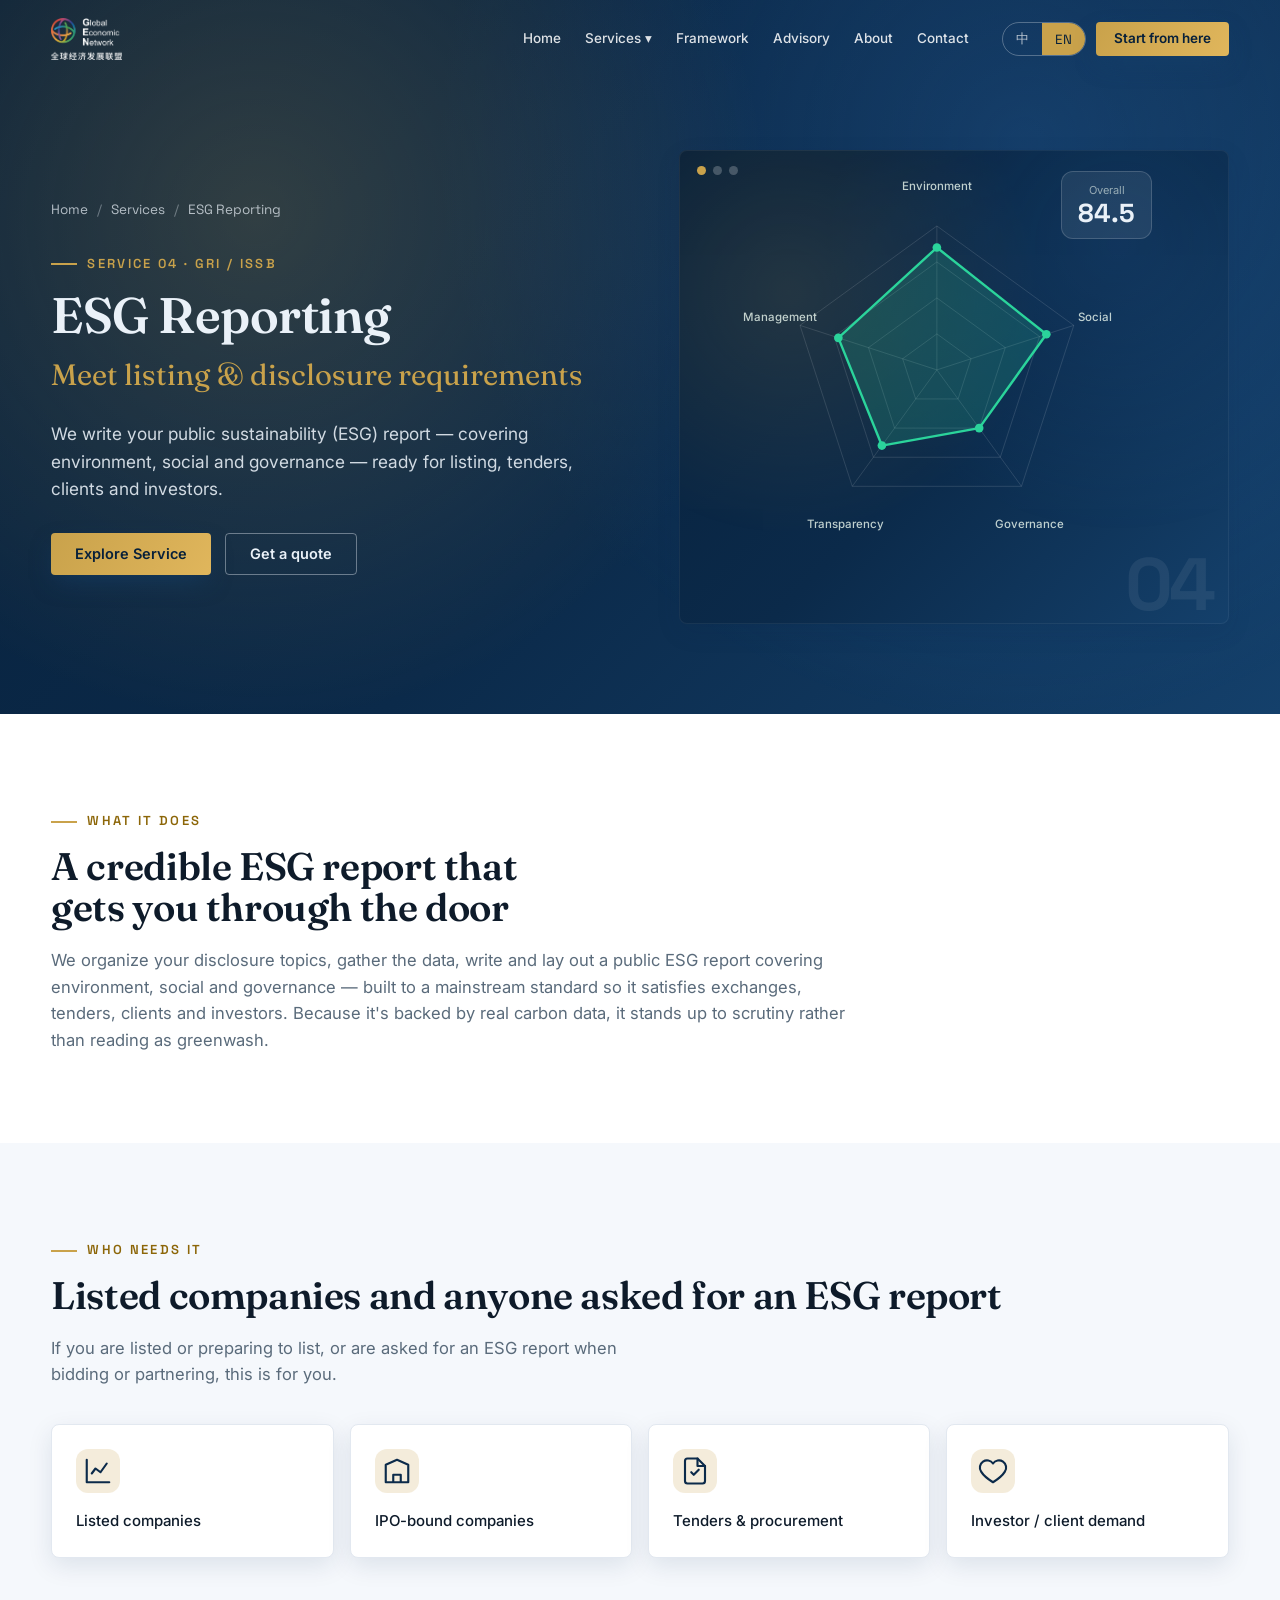
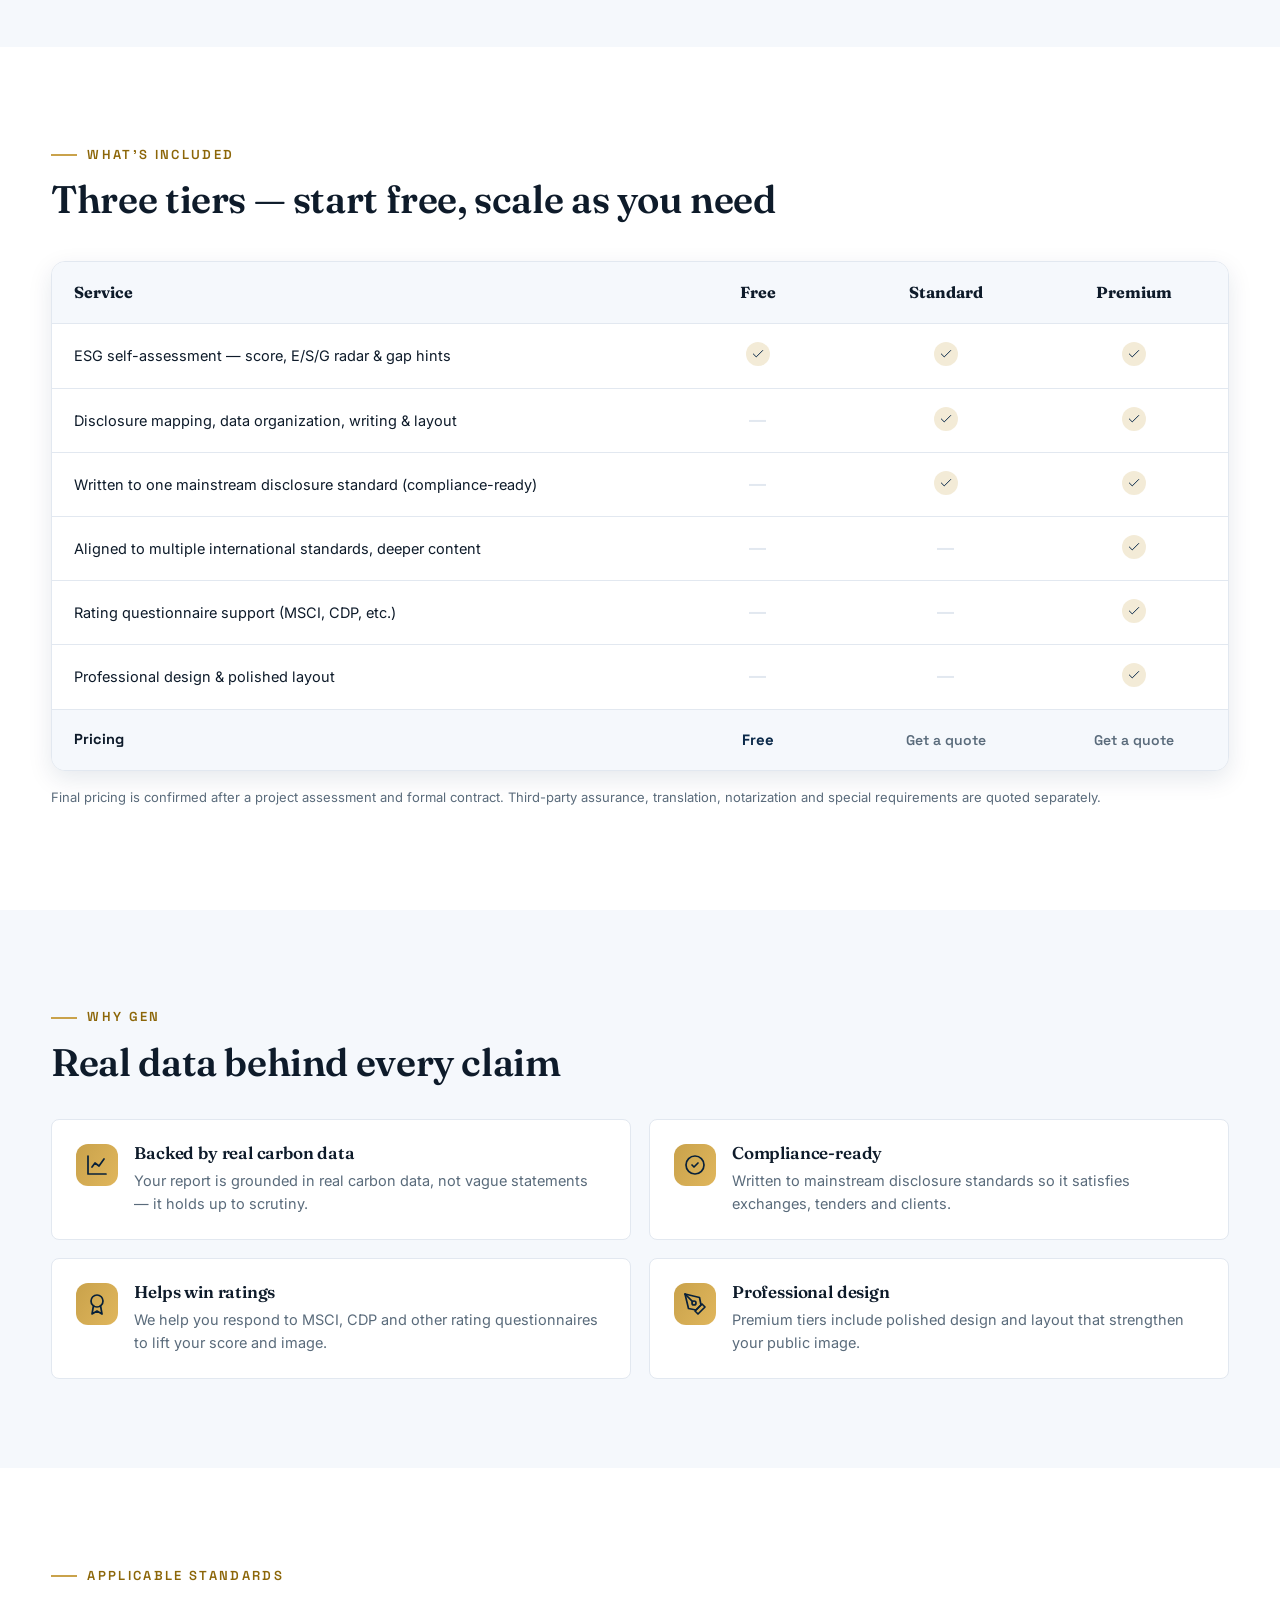
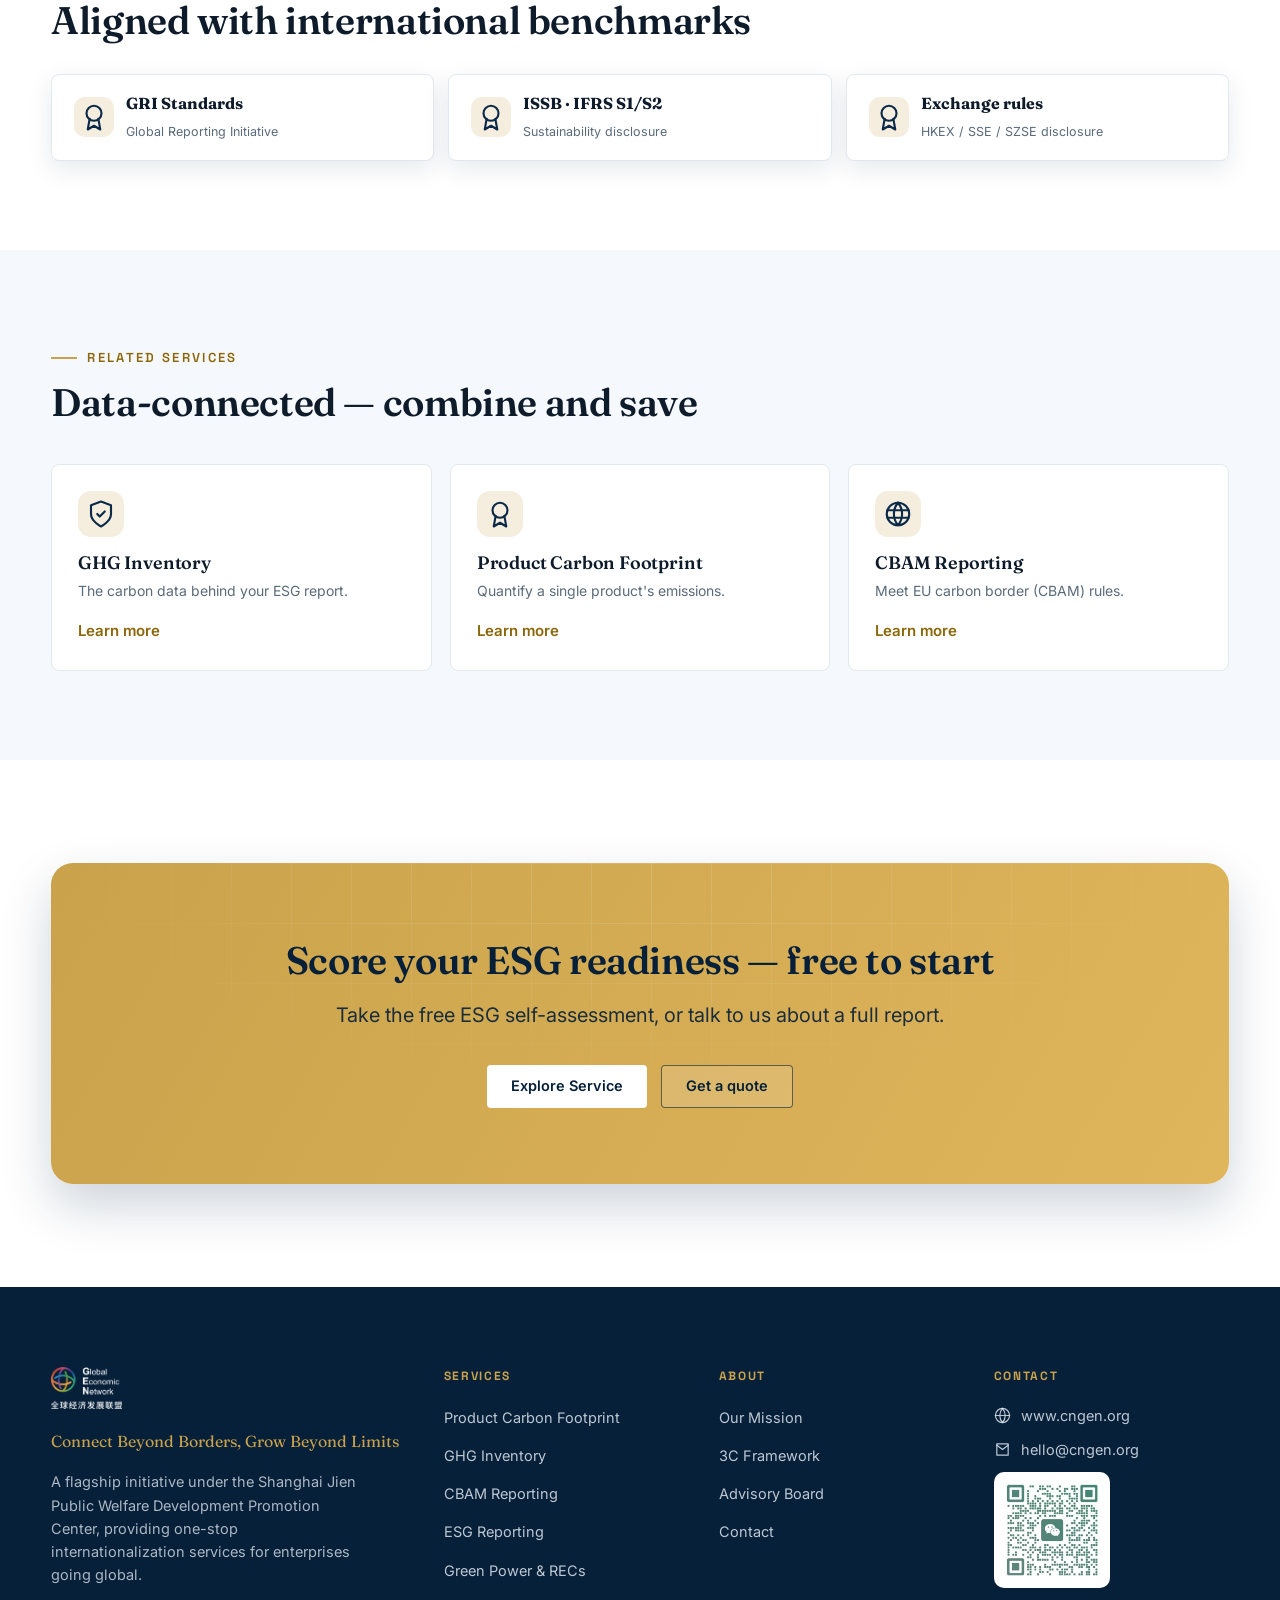
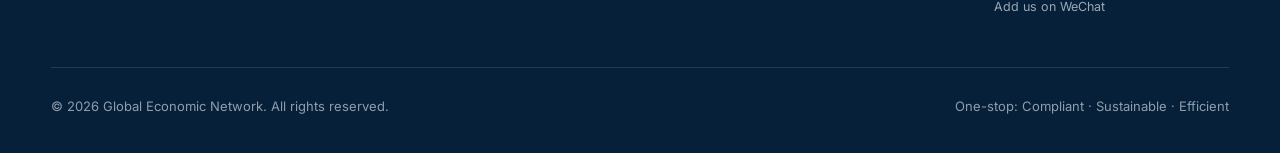
<file: service-esg.html>
<!DOCTYPE html>
<html lang="en" data-theme="blue">
<head>
<meta charset="UTF-8">
<meta name="viewport" content="width=device-width, initial-scale=1.0">
<title>ESG Reporting · GEN</title>
<link rel="preconnect" href="https://fonts.googleapis.com">
<link rel="preconnect" href="https://fonts.gstatic.com" crossorigin>
<link href="https://fonts.googleapis.com/css2?family=Space+Grotesk:wght@400;500;600;700&family=Inter:wght@400;500;600;700&family=Fraunces:opsz,wght@9..144,400;9..144,500;9..144,600;9..144,700&family=Noto+Sans+SC:wght@400;500;700&family=Noto+Serif+SC:wght@500;700&display=swap" rel="stylesheet">
<link rel="stylesheet" href="styles.css?v=22">
</head>
<body>

<!-- NAV -->
<header class="nav scrolled" id="nav">
  <div class="wrap nav-inner">
    <a class="brand" href="index.html" aria-label="GEN home">
      <span class="brand-mark" role="img" aria-label="GEN"></span>
      <span class="brand-text"><b>GEN</b><small>Global Economic Network</small></span>
    </a>
    <nav class="nav-links">
      <a href="index.html" data-en="Home" data-zh="首页">Home</a>
      <div class="nav-dd">
        <button data-en="Services ▾" data-zh="服务 ▾">Services ▾</button>
        <div class="nav-dd-menu">
          <a href="service-pcf.html"><span class="ddi-num">01</span><span class="ddi-t" data-en="Product Carbon Footprint" data-zh="产品碳足迹核算">Product Carbon Footprint</span></a>
          <a href="service-ghg.html"><span class="ddi-num">02</span><span class="ddi-t" data-en="Organizational GHG Inventory" data-zh="组织温室气体盘查">Organizational GHG Inventory</span></a>
          <a href="service-cbam.html"><span class="ddi-num">03</span><span class="ddi-t" data-en="CBAM Reporting" data-zh="CBAM 申报">CBAM Reporting</span></a>
          <a href="service-esg.html"><span class="ddi-num">04</span><span class="ddi-t" data-en="ESG Reporting" data-zh="ESG 报告撰写">ESG Reporting</span></a>
          <a href="service-green-power.html"><span class="ddi-num">05</span><span class="ddi-t" data-en="Green Power & RECs" data-zh="绿电绿证采购">Green Power &amp; RECs</span></a>
        </div>
      </div>
      <a href="index.html#framework" data-en="Framework" data-zh="3C 框架">Framework</a>
      <a href="index.html#advisory" data-en="Advisory" data-zh="顾问委员会">Advisory</a>
      <a href="about.html" data-en="About" data-zh="关于">About</a>
      <a href="index.html#contact" data-en="Contact" data-zh="联系">Contact</a>
    </nav>
    <div class="nav-tools">
      <div class="lang-toggle">
        <button data-lang-btn="zh">中</button>
        <button data-lang-btn="en" class="active">EN</button>
      </div>
      <a href="https://aiportal.bravoesg.tech/complianceRequirementAnalysis?inviteCode=CH_A494&amp;step=questionnaire" target="_blank" rel="noopener noreferrer" class="btn btn-primary btn-sm" data-en="Start from here" data-zh="从这里开始">Start from here</a>
      <button class="nav-burger" id="burger" aria-label="Menu"><span></span></button>
    </div>
  </div>
</header>

<div class="mobile-menu" id="mobileMenu">
  <button class="mm-close" id="mmClose">&times;</button>
  <a href="index.html" data-en="Home" data-zh="首页">Home</a>
  <a href="index.html#services" data-en="Services" data-zh="服务">Services</a>
  <a href="index.html#framework" data-en="Framework" data-zh="3C 框架">Framework</a>
  <a href="index.html#advisory" data-en="Advisory" data-zh="顾问委员会">Advisory</a>
  <a href="about.html" data-en="About" data-zh="关于">About</a>
  <a href="index.html#contact" data-en="Contact" data-zh="联系">Contact</a>
  <div class="mm-tools">
    <div class="lang-toggle"><button data-lang-btn="zh">中</button><button data-lang-btn="en" class="active">EN</button></div>
  </div>
</div>

<main>

<!-- HERO -->
<section class="detail-hero">
  <div class="wrap detail-hero-grid">
    <div>
      <div class="breadcrumb">
        <a href="index.html" data-en="Home" data-zh="首页">Home</a><span class="sep">/</span>
        <a href="index.html#services" data-en="Services" data-zh="服务">Services</a><span class="sep">/</span>
        <span data-en="ESG Reporting" data-zh="ESG 报告撰写">ESG Reporting</span>
      </div>
      <span class="eyebrow" style="color:var(--c-accent)" data-en="Service 04 · GRI / ISSB" data-zh="服务 04 · GRI / ISSB">Service 04 · GRI / ISSB</span>
      <h1 data-en="ESG Reporting" data-zh="ESG 报告撰写" style="margin-top:14px">ESG Reporting</h1>
      <div class="zh-sub" data-en="Meet listing & disclosure requirements" data-zh="满足上市与披露要求">Meet listing & disclosure requirements</div>
      <p class="lede" data-en="We write your public sustainability (ESG) report — covering environment, social and governance — ready for listing, tenders, clients and investors." data-zh="帮企业撰写对外公开的“可持续发展报告（ESG 报告）”，把环境、员工与社会、公司治理讲清楚，满足上市、投标、客户与投资人要求。">We write your public sustainability (ESG) report — covering environment, social and governance — ready for listing, tenders, clients and investors.</p>
      <div class="hero-cta">
        <a href="#" class="btn btn-primary" data-service-modal="esg" data-en="Explore Service" data-zh="了解服务">Explore Service <svg class="ico arr" viewBox="0 0 24 24" style="width:18px;height:18px"><path d="M5 12h14M13 6l6 6-6 6"/></svg></a>
        <a href="index.html#contact" class="btn btn-ghost on-dark" data-en="Get a quote" data-zh="咨询报价">Get a quote</a>
      </div>
    </div>
    <div class="svc-mock">
      <div class="svc-mock-dots"><i></i><i></i><i></i></div>
      <div class="dgm"><div class="esg">
        <svg viewBox="0 0 400 400">
          <g fill="none" stroke="rgba(255,255,255,.13)" stroke-width="1">
            <polygon points="200,162.5 235.7,188.4 222.1,230.3 177.9,230.3 164.3,188.4"/>
            <polygon points="200,125 271.3,176.8 244.1,260.7 155.9,260.7 128.7,176.8"/>
            <polygon points="200,87.5 307,165.2 266.1,291.1 133.9,291.1 93,165.2"/>
            <polygon points="200,50 342.7,153.6 288.2,321.4 111.8,321.4 57.3,153.6"/>
            <line x1="200" y1="200" x2="200" y2="50"/><line x1="200" y1="200" x2="342.7" y2="153.6"/><line x1="200" y1="200" x2="288.2" y2="321.4"/><line x1="200" y1="200" x2="111.8" y2="321.4"/><line x1="200" y1="200" x2="57.3" y2="153.6"/>
          </g>
          <polygon points="200,72.5 314.1,162.9 244.1,260.7 142.7,278.9 97.3,166.6" fill="rgba(43,212,155,.18)" stroke="#2BD49B" stroke-width="2.5" stroke-linejoin="round"/>
          <g fill="#2BD49B"><circle cx="200" cy="72.5" r="4.5"/><circle cx="314.1" cy="162.9" r="4.5"/><circle cx="244.1" cy="260.7" r="4.5"/><circle cx="142.7" cy="278.9" r="4.5"/><circle cx="97.3" cy="166.6" r="4.5"/></g>
        </svg>
        <div class="esg-lab" style="top:2%;left:50%" data-en="Environment" data-zh="环境">Environment</div>
        <div class="esg-lab" style="top:36%;left:91%" data-en="Social" data-zh="社会">Social</div>
        <div class="esg-lab" style="top:90%;left:74%" data-en="Governance" data-zh="治理">Governance</div>
        <div class="esg-lab" style="top:90%;left:26%" data-en="Transparency" data-zh="透明度">Transparency</div>
        <div class="esg-lab" style="top:36%;left:9%" data-en="Management" data-zh="管理">Management</div>
        <div class="esg-score"><div class="lab" data-en="Overall" data-zh="综合评分">Overall</div><div class="v">84.5</div></div>
      </div></div>
      <div class="svc-mock-num">04</div>
    </div>
  </div>
</section>

<!-- WHAT IT DOES -->
<section class="detail-section">
  <div class="wrap">
   <div class="detail-narrow">
    <span class="eyebrow" data-en="What it does" data-zh="这项服务解决什么">What it does</span>
    <h2 style="margin-top:14px" data-en="A credible ESG report that gets you through the door" data-zh="一份过得了关、拿得出手的 ESG 报告">A credible ESG report that gets you through the door</h2>
    <p class="detail-lead" data-en="We organize your disclosure topics, gather the data, write and lay out a public ESG report covering environment, social and governance — built to a mainstream standard so it satisfies exchanges, tenders, clients and investors. Because it's backed by real carbon data, it stands up to scrutiny rather than reading as greenwash." data-zh="我们帮您梳理披露议题、整理数据，撰写并排版一份对外公开的 ESG 报告，覆盖环境、社会与治理，按主流披露标准编写，满足交易所、投标、客户与投资人要求。报告背后有真实碳数据支撑、不说空话，经得起审视。">We organize your disclosure topics, gather the data, write and lay out a public ESG report covering environment, social and governance — built to a mainstream standard so it satisfies exchanges, tenders, clients and investors. Because it's backed by real carbon data, it stands up to scrutiny rather than reading as greenwash.</p>
   </div>
  </div>
</section>

<!-- WHO NEEDS IT -->
<section class="detail-section alt">
  <div class="wrap">
    <span class="eyebrow" data-en="Who needs it" data-zh="什么样的企业需要">Who needs it</span>
    <h2 style="margin-top:14px" data-en="Listed companies and anyone asked for an ESG report" data-zh="上市公司及被要求提供 ESG 报告的企业">Listed companies and anyone asked for an ESG report</h2>
    <p class="detail-lead" style="max-width:60ch" data-en="If you are listed or preparing to list, or are asked for an ESG report when bidding or partnering, this is for you." data-zh="如果您已上市 / 准备上市，或在投标、合作时被要求提供 ESG 报告，这项服务适合您。">If you are listed or preparing to list, or are asked for an ESG report when bidding or partnering, this is for you.</p>
    <div class="who-grid">
      <div class="who-card"><div class="wc-ico"><svg class="ico ico-lg" viewBox="0 0 24 24"><path d="M3 3v18h18"/><path d="M7 14l3-4 4 3 5-7"/></svg></div><p data-en="Listed companies" data-zh="上市公司">Listed companies</p></div>
      <div class="who-card"><div class="wc-ico"><svg class="ico ico-lg" viewBox="0 0 24 24"><path d="M3 21V7l9-4 9 4v14M3 21h18M9 21v-6h6v6"/></svg></div><p data-en="IPO-bound companies" data-zh="拟上市企业">IPO-bound companies</p></div>
      <div class="who-card"><div class="wc-ico"><svg class="ico ico-lg" viewBox="0 0 24 24"><path d="M14 2H6a2 2 0 0 0-2 2v16a2 2 0 0 0 2 2h12a2 2 0 0 0 2-2V8z"/><path d="M14 2v6h6M9 13l2 2 4-4"/></svg></div><p data-en="Tenders & procurement" data-zh="投标 · 招采">Tenders &amp; procurement</p></div>
      <div class="who-card"><div class="wc-ico"><svg class="ico ico-lg" viewBox="0 0 24 24"><path d="M12 21s-7-4.35-9.5-8.5A5.5 5.5 0 0 1 12 6a5.5 5.5 0 0 1 9.5 6.5C19 16.65 12 21 12 21z"/></svg></div><p data-en="Investor / client demand" data-zh="投资人 / 客户要求">Investor / client demand</p></div>
    </div>
  </div>
</section>

<!-- WHAT'S INCLUDED -->
<section class="detail-section">
  <div class="wrap">
    <span class="eyebrow" data-en="What's included" data-zh="服务内容与版本">What's included</span>
    <h2 style="margin-top:14px" data-en="Three tiers — start free, scale as you need" data-zh="三档版本 — 免费起步，按需升级">Three tiers — start free, scale as you need</h2>
    <div class="ptable-wrap">
      <table class="ptable">
        <thead>
          <tr>
            <th data-en="Service" data-zh="服务内容">Service</th>
            <th data-en="Free" data-zh="免费版">Free<span class="tier-tag" data-en="Free" data-zh="免费">Free</span></th>
            <th data-en="Standard" data-zh="基础版">Standard<span class="tier-tag" data-en="Quote" data-zh="咨询报价">Quote</span></th>
            <th data-en="Premium" data-zh="升级版">Premium<span class="tier-tag" data-en="Quote" data-zh="咨询报价">Quote</span></th>
          </tr>
        </thead>
        <tbody>
          <tr>
            <td data-en="ESG self-assessment — score, E/S/G radar & gap hints" data-zh="ESG 披露自测打分（评分 + E/S/G 雷达图 + 缺口提示）">ESG self-assessment — score, E/S/G radar &amp; gap hints</td>
            <td><span class="ck"><svg class="ico" viewBox="0 0 24 24" style="width:14px;height:14px"><path d="M20 6 9 17l-5-5"/></svg></span></td>
            <td><span class="ck"><svg class="ico" viewBox="0 0 24 24" style="width:14px;height:14px"><path d="M20 6 9 17l-5-5"/></svg></span></td>
            <td><span class="ck"><svg class="ico" viewBox="0 0 24 24" style="width:14px;height:14px"><path d="M20 6 9 17l-5-5"/></svg></span></td>
          </tr>
          <tr>
            <td data-en="Disclosure mapping, data organization, writing & layout" data-zh="梳理披露内容、整理数据、撰写报告并排版">Disclosure mapping, data organization, writing &amp; layout</td>
            <td><span class="dash">—</span></td>
            <td><span class="ck"><svg class="ico" viewBox="0 0 24 24" style="width:14px;height:14px"><path d="M20 6 9 17l-5-5"/></svg></span></td>
            <td><span class="ck"><svg class="ico" viewBox="0 0 24 24" style="width:14px;height:14px"><path d="M20 6 9 17l-5-5"/></svg></span></td>
          </tr>
          <tr>
            <td data-en="Written to one mainstream disclosure standard (compliance-ready)" data-zh="按 1 个主流披露标准编写（满足合规交差）">Written to one mainstream disclosure standard (compliance-ready)</td>
            <td><span class="dash">—</span></td>
            <td><span class="ck"><svg class="ico" viewBox="0 0 24 24" style="width:14px;height:14px"><path d="M20 6 9 17l-5-5"/></svg></span></td>
            <td><span class="ck"><svg class="ico" viewBox="0 0 24 24" style="width:14px;height:14px"><path d="M20 6 9 17l-5-5"/></svg></span></td>
          </tr>
          <tr>
            <td data-en="Aligned to multiple international standards, deeper content" data-zh="对标多个国际标准、内容更深入">Aligned to multiple international standards, deeper content</td>
            <td><span class="dash">—</span></td>
            <td><span class="dash">—</span></td>
            <td><span class="ck"><svg class="ico" viewBox="0 0 24 24" style="width:14px;height:14px"><path d="M20 6 9 17l-5-5"/></svg></span></td>
          </tr>
          <tr>
            <td data-en="Rating questionnaire support (MSCI, CDP, etc.)" data-zh="协助应对 ESG 评级问卷（如 MSCI、CDP 等）">Rating questionnaire support (MSCI, CDP, etc.)</td>
            <td><span class="dash">—</span></td>
            <td><span class="dash">—</span></td>
            <td><span class="ck"><svg class="ico" viewBox="0 0 24 24" style="width:14px;height:14px"><path d="M20 6 9 17l-5-5"/></svg></span></td>
          </tr>
          <tr>
            <td data-en="Professional design & polished layout" data-zh="专业设计、美化版式">Professional design &amp; polished layout</td>
            <td><span class="dash">—</span></td>
            <td><span class="dash">—</span></td>
            <td><span class="ck"><svg class="ico" viewBox="0 0 24 24" style="width:14px;height:14px"><path d="M20 6 9 17l-5-5"/></svg></span></td>
          </tr>
          <tr class="price-row">
            <td data-en="Pricing" data-zh="价格">Pricing</td>
            <td><span class="price-free" data-en="Free" data-zh="免费">Free</span></td>
            <td><span class="price-quote" data-en="Get a quote" data-zh="咨询报价">Get a quote</span></td>
            <td><span class="price-quote" data-en="Get a quote" data-zh="咨询报价">Get a quote</span></td>
          </tr>
        </tbody>
      </table>
    </div>
    <p class="ptable-note" data-en="Final pricing is confirmed after a project assessment and formal contract. Third-party assurance, translation, notarization and special requirements are quoted separately." data-zh="最终报价以项目评估与正式合同为准。第三方鉴证、翻译公证及特别要求等另行计算。">Final pricing is confirmed after a project assessment and formal contract. Third-party assurance, translation, notarization and special requirements are quoted separately.</p>
  </div>
</section>

<!-- WHY GEN -->
<section class="detail-section alt">
  <div class="wrap">
    <span class="eyebrow" data-en="Why GEN" data-zh="我们的优势">Why GEN</span>
    <h2 style="margin-top:14px" data-en="Real data behind every claim" data-zh="每句话都有真实数据支撑">Real data behind every claim</h2>
    <div class="adv-points">
      <div class="adv-point">
        <span class="ap-ico"><svg class="ico" viewBox="0 0 24 24"><path d="M3 3v18h18"/><path d="M7 14l3-4 4 3 5-7"/></svg></span>
        <div><h4 data-en="Backed by real carbon data" data-zh="真实碳数据支撑">Backed by real carbon data</h4><p data-en="Your report is grounded in real carbon data, not vague statements — it holds up to scrutiny." data-zh="报告背后有真实碳数据支撑，不说空话，经得起审视。">Your report is grounded in real carbon data, not vague statements — it holds up to scrutiny.</p></div>
      </div>
      <div class="adv-point">
        <span class="ap-ico"><svg class="ico" viewBox="0 0 24 24"><path d="M9 12l2 2 4-4M21 12a9 9 0 1 1-18 0 9 9 0 0 1 18 0z"/></svg></span>
        <div><h4 data-en="Compliance-ready" data-zh="合规交差无忧">Compliance-ready</h4><p data-en="Written to mainstream disclosure standards so it satisfies exchanges, tenders and clients." data-zh="按主流披露标准编写，满足交易所、投标与客户要求。">Written to mainstream disclosure standards so it satisfies exchanges, tenders and clients.</p></div>
      </div>
      <div class="adv-point">
        <span class="ap-ico"><svg class="ico" viewBox="0 0 24 24"><path d="M12 15a6 6 0 1 0 0-12 6 6 0 0 0 0 12z"/><path d="M8.5 13.5 7 22l5-3 5 3-1.5-8.5"/></svg></span>
        <div><h4 data-en="Helps win ratings" data-zh="助力提升评级">Helps win ratings</h4><p data-en="We help you respond to MSCI, CDP and other rating questionnaires to lift your score and image." data-zh="协助应对 MSCI、CDP 等评级问卷，帮企业拿评级、提升对外形象。">We help you respond to MSCI, CDP and other rating questionnaires to lift your score and image.</p></div>
      </div>
      <div class="adv-point">
        <span class="ap-ico"><svg class="ico" viewBox="0 0 24 24"><path d="M12 19l7-7 3 3-7 7-3-3z"/><path d="M18 13l-1.5-7.5L2 2l3.5 14.5L13 18z"/><path d="M2 2l7.586 7.586"/><circle cx="11" cy="11" r="2"/></svg></span>
        <div><h4 data-en="Professional design" data-zh="专业设计与排版">Professional design</h4><p data-en="Premium tiers include polished design and layout that strengthen your public image." data-zh="升级版含专业设计与美化排版，提升企业对外形象。">Premium tiers include polished design and layout that strengthen your public image.</p></div>
      </div>
    </div>
  </div>
</section>

<!-- STANDARDS -->
<section class="detail-section">
  <div class="wrap">
    <span class="eyebrow" data-en="Applicable standards" data-zh="适用标准">Applicable standards</span>
    <h2 style="margin-top:14px" data-en="Aligned with international benchmarks" data-zh="对标国际标准">Aligned with international benchmarks</h2>
    <div class="std-row">
      <div class="std-badge"><span class="sb-ico"><svg class="ico ico-lg" viewBox="0 0 24 24"><path d="M12 15a6 6 0 1 0 0-12 6 6 0 0 0 0 12z"/><path d="M8.5 13.5L7 22l5-3 5 3-1.5-8.5"/></svg></span><div><b>GRI Standards</b><span data-en="Global Reporting Initiative" data-zh="全球报告倡议组织">Global Reporting Initiative</span></div></div>
      <div class="std-badge"><span class="sb-ico"><svg class="ico ico-lg" viewBox="0 0 24 24"><path d="M12 15a6 6 0 1 0 0-12 6 6 0 0 0 0 12z"/><path d="M8.5 13.5L7 22l5-3 5 3-1.5-8.5"/></svg></span><div><b>ISSB · IFRS S1/S2</b><span data-en="Sustainability disclosure" data-zh="可持续披露准则">Sustainability disclosure</span></div></div>
      <div class="std-badge"><span class="sb-ico"><svg class="ico ico-lg" viewBox="0 0 24 24"><path d="M12 15a6 6 0 1 0 0-12 6 6 0 0 0 0 12z"/><path d="M8.5 13.5L7 22l5-3 5 3-1.5-8.5"/></svg></span><div><b>Exchange rules</b><span data-en="HKEX / SSE / SZSE disclosure" data-zh="交易所披露要求">HKEX / SSE / SZSE disclosure</span></div></div>
    </div>
  </div>
</section>

<!-- RELATED -->
<section class="detail-section alt">
  <div class="wrap">
    <span class="eyebrow" data-en="Related services" data-zh="相关服务">Related services</span>
    <h2 style="margin-top:14px" data-en="Data-connected — combine and save" data-zh="数据互通 — 组合更省成本">Data-connected — combine and save</h2>
    <div class="rel-grid">
      <a class="rel-card" href="service-ghg.html">
        <span class="rc-ico"><svg class="ico ico-lg" viewBox="0 0 24 24"><path d="M12 22s8-4 8-10V5l-8-3-8 3v7c0 6 8 10 8 10z"/><path d="M9 12l2 2 4-4"/></svg></span>
        <h4 data-en="GHG Inventory" data-zh="组织温室气体盘查">GHG Inventory</h4>
        <p data-en="The carbon data behind your ESG report." data-zh="为 ESG 报告提供碳数据基础。">The carbon data behind your ESG report.</p>
        <span class="textlink" data-en="Learn more" data-zh="了解更多">Learn more <svg class="ico arr" viewBox="0 0 24 24" style="width:15px;height:15px"><path d="M5 12h14M13 6l6 6-6 6"/></svg></span>
      </a>
      <a class="rel-card" href="service-pcf.html">
        <span class="rc-ico"><svg class="ico ico-lg" viewBox="0 0 24 24"><path d="M12 15a6 6 0 1 0 0-12 6 6 0 0 0 0 12z"/><path d="M8.5 13.5 7 22l5-3 5 3-1.5-8.5"/></svg></span>
        <h4 data-en="Product Carbon Footprint" data-zh="产品碳足迹核算">Product Carbon Footprint</h4>
        <p data-en="Quantify a single product's emissions." data-zh="量化单件产品的碳排放。">Quantify a single product's emissions.</p>
        <span class="textlink" data-en="Learn more" data-zh="了解更多">Learn more <svg class="ico arr" viewBox="0 0 24 24" style="width:15px;height:15px"><path d="M5 12h14M13 6l6 6-6 6"/></svg></span>
      </a>
      <a class="rel-card" href="service-cbam.html">
        <span class="rc-ico"><svg class="ico ico-lg" viewBox="0 0 24 24"><circle cx="12" cy="12" r="9"/><path d="M12 3a14 14 0 0 0 0 18M12 3a14 14 0 0 1 0 18M3.5 9h17M3.5 15h17"/></svg></span>
        <h4 data-en="CBAM Reporting" data-zh="CBAM 申报">CBAM Reporting</h4>
        <p data-en="Meet EU carbon border (CBAM) rules." data-zh="满足欧盟碳关税合规要求。">Meet EU carbon border (CBAM) rules.</p>
        <span class="textlink" data-en="Learn more" data-zh="了解更多">Learn more <svg class="ico arr" viewBox="0 0 24 24" style="width:15px;height:15px"><path d="M5 12h14M13 6l6 6-6 6"/></svg></span>
      </a>
    </div>
  </div>
</section>

<!-- FINAL CTA -->
<section class="final-cta">
  <div class="wrap">
    <div class="final-cta-inner">
      <h2 data-en="Score your ESG readiness — free to start" data-zh="先免费测一测您的 ESG 准备度">Score your ESG readiness — free to start</h2>
      <p data-en="Take the free ESG self-assessment, or talk to us about a full report." data-zh="先做免费的 ESG 披露自测，或与我们沟通完整报告撰写。">Take the free ESG self-assessment, or talk to us about a full report.</p>
      <div class="btn-row">
        <a href="#" class="btn btn-white" data-service-modal="esg" data-en="Explore Service" data-zh="了解服务">Explore Service <svg class="ico arr" viewBox="0 0 24 24" style="width:18px;height:18px"><path d="M5 12h14M13 6l6 6-6 6"/></svg></a>
        <a href="mailto:hello@cngen.org" class="btn btn-outline-d" data-en="Get a quote" data-zh="咨询报价">Get a quote</a>
      </div>
    </div>
  </div>
</section>

</main>

<!-- FOOTER -->
<footer class="footer">
  <div class="wrap">
    <div class="footer-grid">
      <div>
        <a class="brand" href="index.html"><span class="brand-mark" role="img" aria-label="GEN"></span><span class="brand-text"><b>GEN</b><small>Global Economic Network</small></span></a>
        <p class="footer-slogan" data-en="Connect Beyond Borders, Grow Beyond Limits" data-zh="联接无界 增长无限">Connect Beyond Borders, Grow Beyond Limits</p>
        <p class="footer-about" data-en="A flagship initiative under the Shanghai Jien Public Welfare Development Promotion Center, providing one-stop internationalization services for enterprises going global." data-zh="上海杰恩公益发展促进中心旗下核心项目，为企业提供国际化一站式出海服务。">A flagship initiative under the Shanghai Jien Public Welfare Development Promotion Center, providing one-stop internationalization services for enterprises going global.</p>
      </div>
      <div class="footer-col">
        <h5 data-en="Services" data-zh="服务">Services</h5>
        <ul>
          <li><a href="service-pcf.html" data-en="Product Carbon Footprint" data-zh="产品碳足迹核算">Product Carbon Footprint</a></li>
          <li><a href="service-ghg.html" data-en="GHG Inventory" data-zh="组织温室气体盘查">GHG Inventory</a></li>
          <li><a href="service-cbam.html" data-en="CBAM Reporting" data-zh="CBAM 申报">CBAM Reporting</a></li>
          <li><a href="service-esg.html" data-en="ESG Reporting" data-zh="ESG 报告撰写">ESG Reporting</a></li>
          <li><a href="service-green-power.html" data-en="Green Power & RECs" data-zh="绿电绿证采购">Green Power &amp; RECs</a></li>
        </ul>
      </div>
      <div class="footer-col">
        <h5 data-en="About" data-zh="关于">About</h5>
        <ul>
          <li><a href="about.html" data-en="Our Mission" data-zh="我们的使命">Our Mission</a></li>
          <li><a href="index.html#framework" data-en="3C Framework" data-zh="3C 框架">3C Framework</a></li>
          <li><a href="index.html#advisory" data-en="Advisory Board" data-zh="顾问委员会">Advisory Board</a></li>
          <li><a href="index.html#contact" data-en="Contact" data-zh="联系我们">Contact</a></li>
        </ul>
      </div>
      <div class="footer-col">
        <h5 data-en="Contact" data-zh="联系">Contact</h5>
        <div class="footer-contact-item"><svg class="ico" viewBox="0 0 24 24" style="width:17px;height:17px"><circle cx="12" cy="12" r="10"/><path d="M2 12h20M12 2a15 15 0 0 1 0 20 15 15 0 0 1 0-20"/></svg> www.cngen.org</div>
        <div class="footer-contact-item"><svg class="ico" viewBox="0 0 24 24" style="width:17px;height:17px"><path d="M4 4h16v16H4z"/><path d="m4 6 8 6 8-6"/></svg> hello@cngen.org</div>
        <div class="footer-qr">
          <img src="assets/contact-qr.webp" alt="WeChat QR code" loading="lazy" width="116" height="116">
          <span data-en="Add us on WeChat" data-zh="微信扫码联系我们">Add us on WeChat</span>
        </div>
      </div>
    </div>
    <div class="footer-bot">
      <span>© 2026 Global Economic Network. <span data-en="All rights reserved." data-zh="版权所有。">All rights reserved.</span></span>
      <span data-en="One-stop: Compliant · Sustainable · Efficient" data-zh="一站式：合规 · 可持续 · 高效">One-stop: Compliant · Sustainable · Efficient</span>
    </div>
  </div>
</footer>

<script src="app.js?v=22"></script>
</body>
</html>
</file>
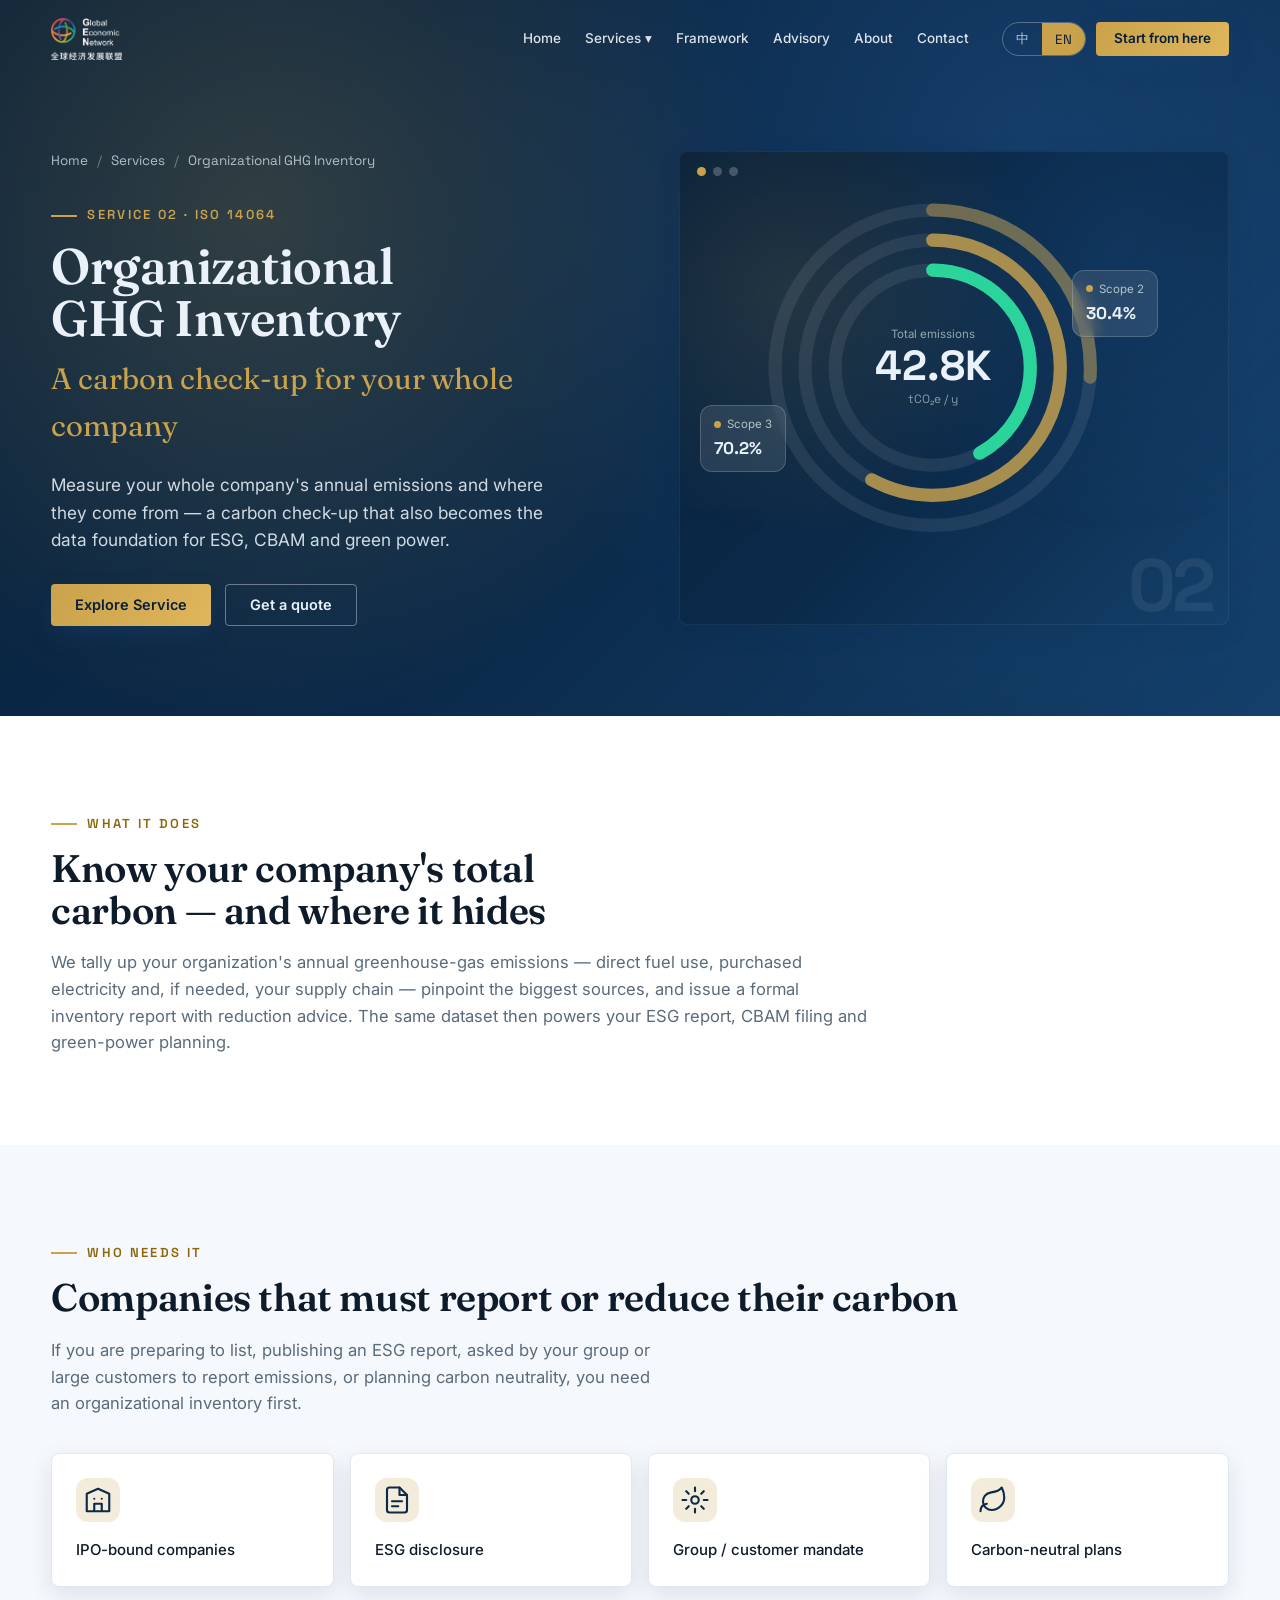
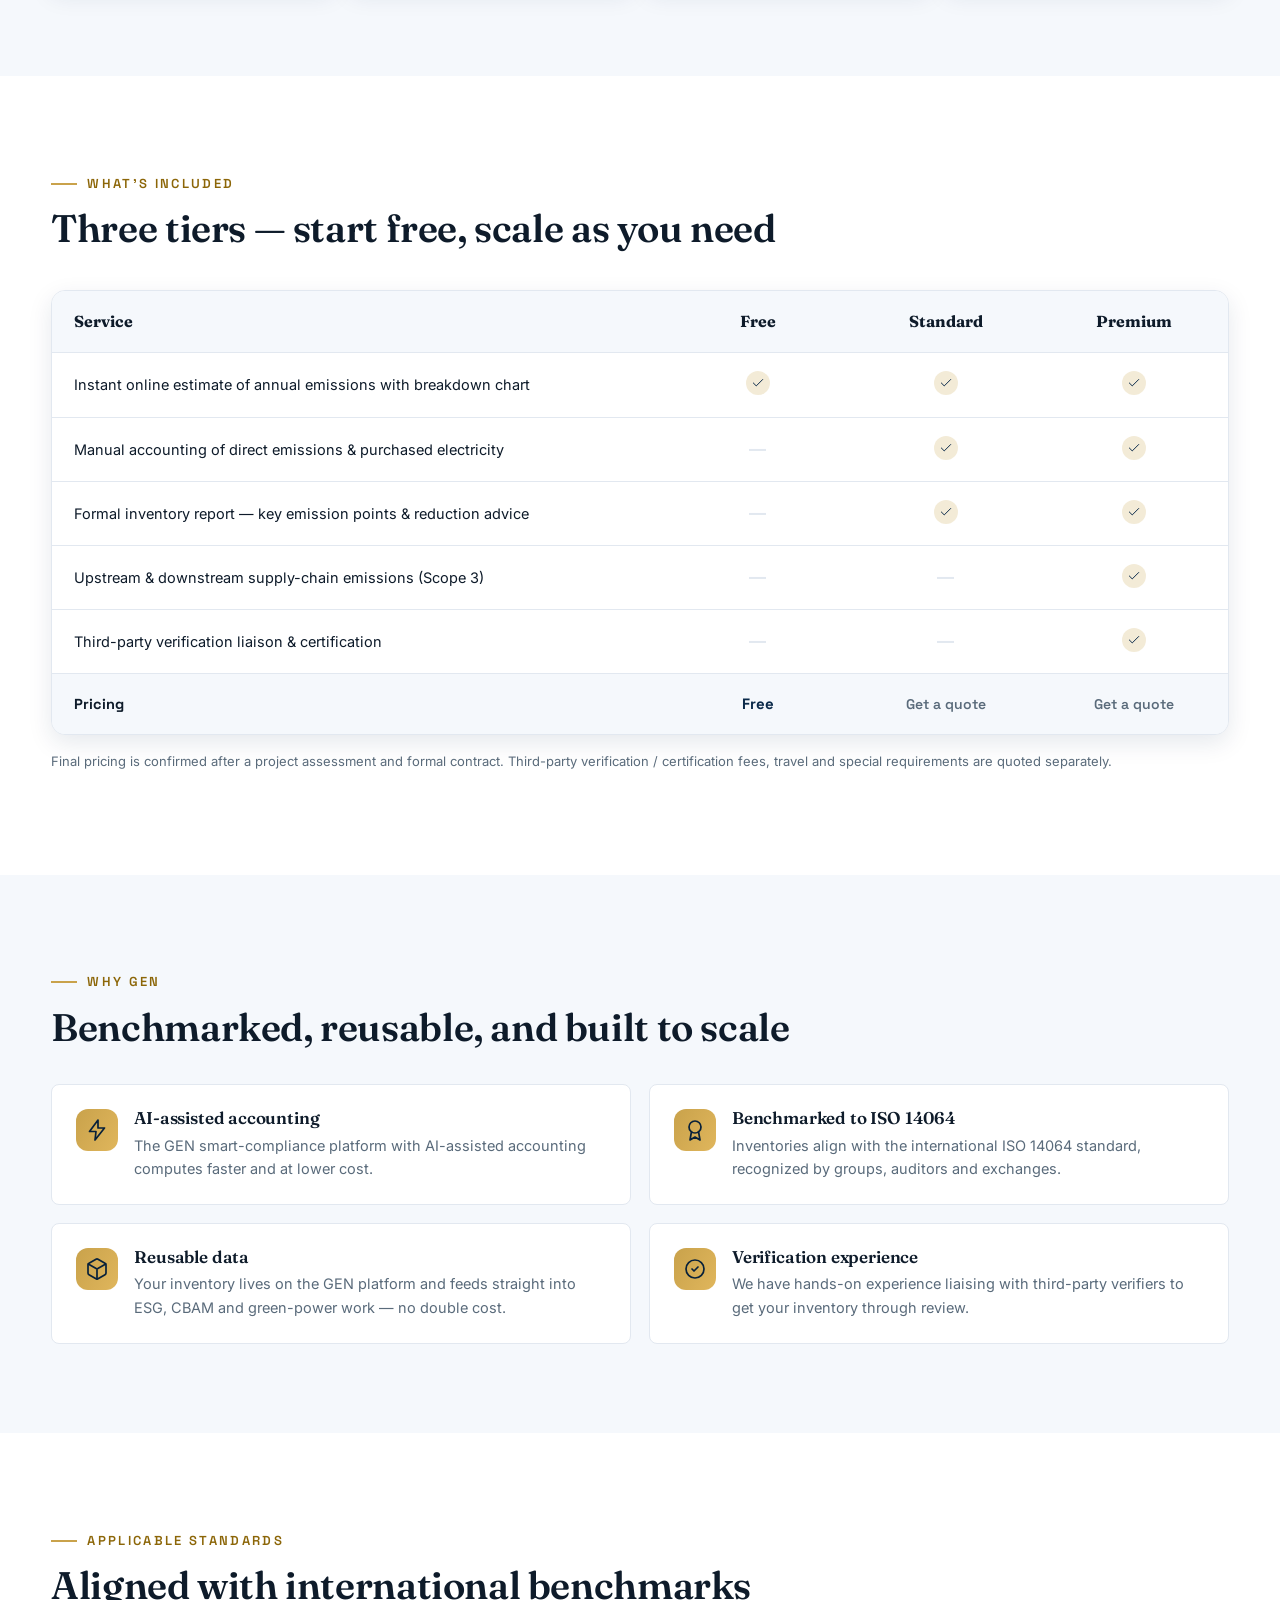
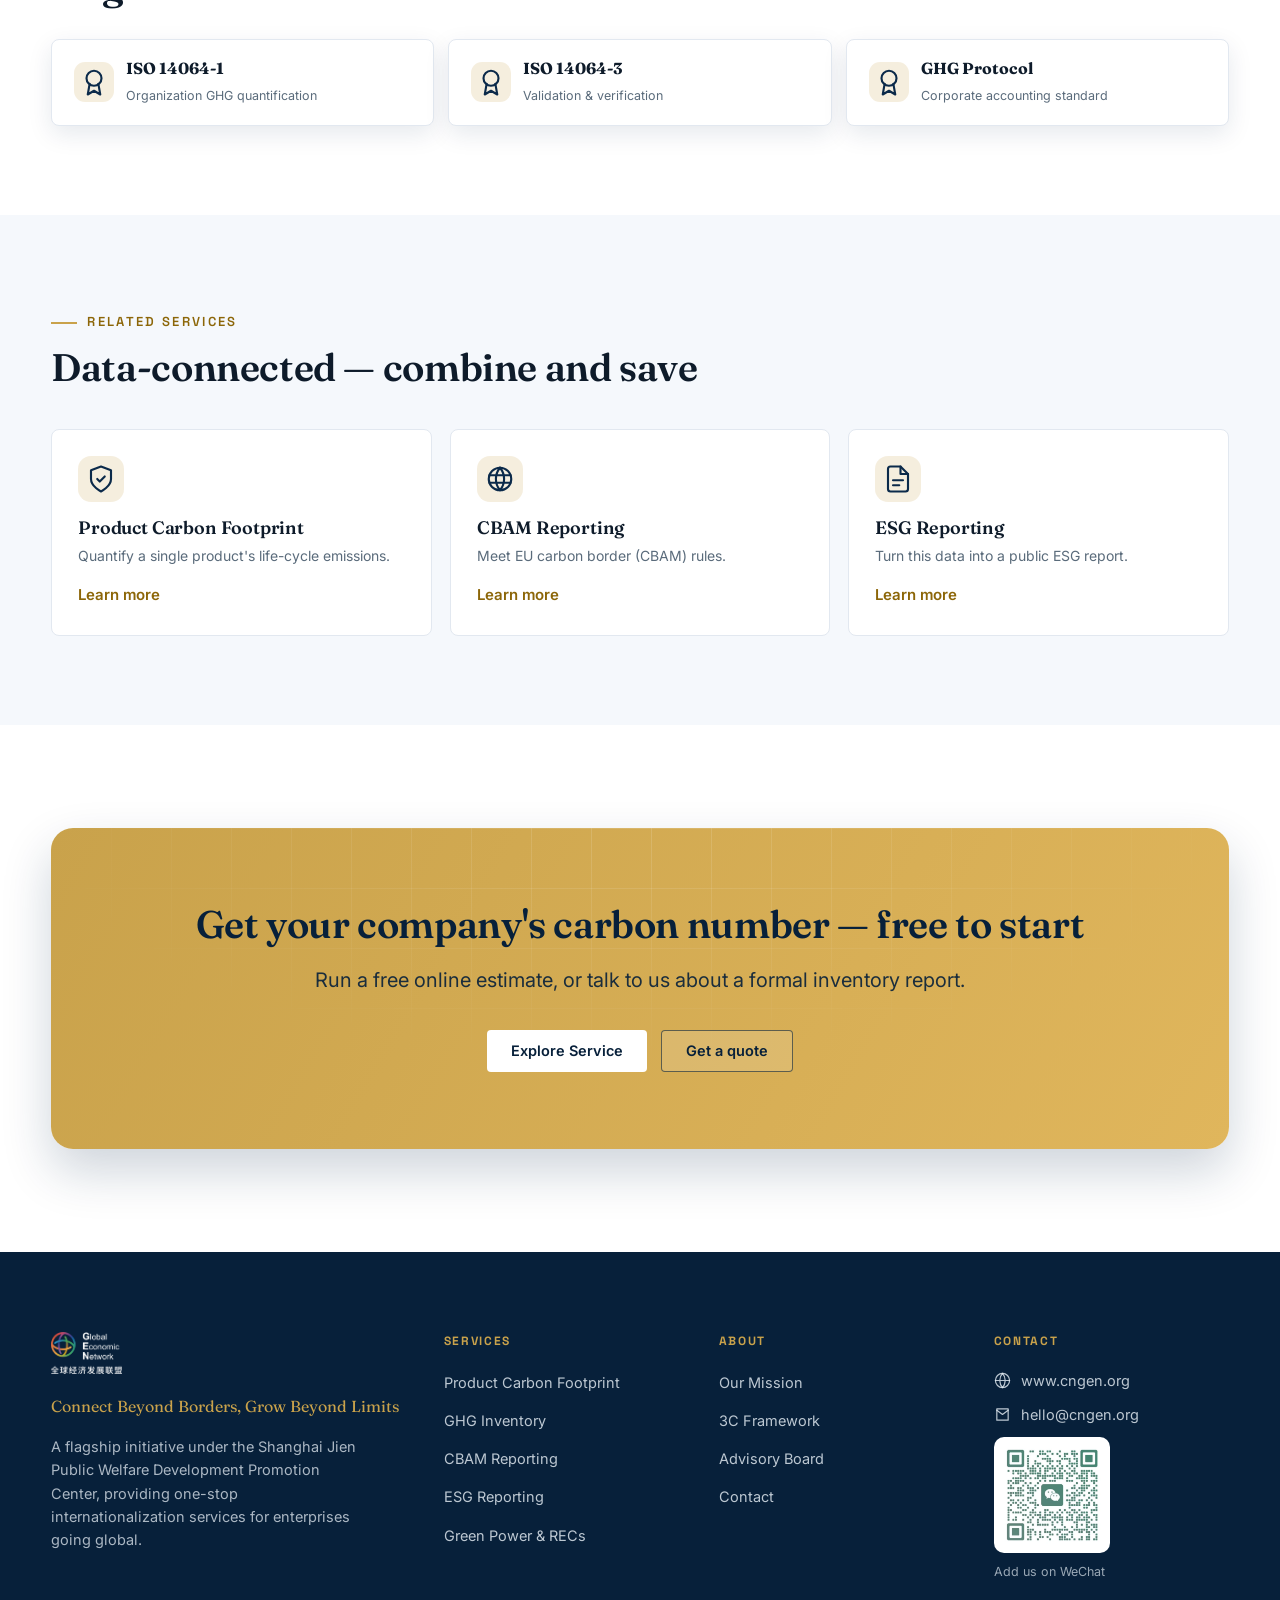
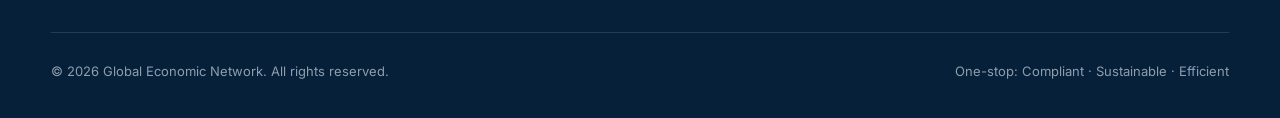
<file: service-ghg.html>
<!DOCTYPE html>
<html lang="en" data-theme="blue">
<head>
<meta charset="UTF-8">
<meta name="viewport" content="width=device-width, initial-scale=1.0">
<title>Organizational GHG Inventory · GEN</title>
<link rel="preconnect" href="https://fonts.googleapis.com">
<link rel="preconnect" href="https://fonts.gstatic.com" crossorigin>
<link href="https://fonts.googleapis.com/css2?family=Space+Grotesk:wght@400;500;600;700&family=Inter:wght@400;500;600;700&family=Fraunces:opsz,wght@9..144,400;9..144,500;9..144,600;9..144,700&family=Noto+Sans+SC:wght@400;500;700&family=Noto+Serif+SC:wght@500;700&display=swap" rel="stylesheet">
<link rel="stylesheet" href="styles.css?v=22">
</head>
<body>

<!-- NAV -->
<header class="nav scrolled" id="nav">
  <div class="wrap nav-inner">
    <a class="brand" href="index.html" aria-label="GEN home">
      <span class="brand-mark" role="img" aria-label="GEN"></span>
      <span class="brand-text"><b>GEN</b><small>Global Economic Network</small></span>
    </a>
    <nav class="nav-links">
      <a href="index.html" data-en="Home" data-zh="首页">Home</a>
      <div class="nav-dd">
        <button data-en="Services ▾" data-zh="服务 ▾">Services ▾</button>
        <div class="nav-dd-menu">
          <a href="service-pcf.html"><span class="ddi-num">01</span><span class="ddi-t" data-en="Product Carbon Footprint" data-zh="产品碳足迹核算">Product Carbon Footprint</span></a>
          <a href="service-ghg.html"><span class="ddi-num">02</span><span class="ddi-t" data-en="Organizational GHG Inventory" data-zh="组织温室气体盘查">Organizational GHG Inventory</span></a>
          <a href="service-cbam.html"><span class="ddi-num">03</span><span class="ddi-t" data-en="CBAM Reporting" data-zh="CBAM 申报">CBAM Reporting</span></a>
          <a href="service-esg.html"><span class="ddi-num">04</span><span class="ddi-t" data-en="ESG Reporting" data-zh="ESG 报告撰写">ESG Reporting</span></a>
          <a href="service-green-power.html"><span class="ddi-num">05</span><span class="ddi-t" data-en="Green Power & RECs" data-zh="绿电绿证采购">Green Power &amp; RECs</span></a>
        </div>
      </div>
      <a href="index.html#framework" data-en="Framework" data-zh="3C 框架">Framework</a>
      <a href="index.html#advisory" data-en="Advisory" data-zh="顾问委员会">Advisory</a>
      <a href="about.html" data-en="About" data-zh="关于">About</a>
      <a href="index.html#contact" data-en="Contact" data-zh="联系">Contact</a>
    </nav>
    <div class="nav-tools">
      <div class="lang-toggle">
        <button data-lang-btn="zh">中</button>
        <button data-lang-btn="en" class="active">EN</button>
      </div>
      <a href="https://aiportal.bravoesg.tech/complianceRequirementAnalysis?inviteCode=CH_A494&amp;step=questionnaire" target="_blank" rel="noopener noreferrer" class="btn btn-primary btn-sm" data-en="Start from here" data-zh="从这里开始">Start from here</a>
      <button class="nav-burger" id="burger" aria-label="Menu"><span></span></button>
    </div>
  </div>
</header>

<div class="mobile-menu" id="mobileMenu">
  <button class="mm-close" id="mmClose">&times;</button>
  <a href="index.html" data-en="Home" data-zh="首页">Home</a>
  <a href="index.html#services" data-en="Services" data-zh="服务">Services</a>
  <a href="index.html#framework" data-en="Framework" data-zh="3C 框架">Framework</a>
  <a href="index.html#advisory" data-en="Advisory" data-zh="顾问委员会">Advisory</a>
  <a href="about.html" data-en="About" data-zh="关于">About</a>
  <a href="index.html#contact" data-en="Contact" data-zh="联系">Contact</a>
  <div class="mm-tools">
    <div class="lang-toggle"><button data-lang-btn="zh">中</button><button data-lang-btn="en" class="active">EN</button></div>
  </div>
</div>

<main>

<!-- HERO -->
<section class="detail-hero">
  <div class="wrap detail-hero-grid">
    <div>
      <div class="breadcrumb">
        <a href="index.html" data-en="Home" data-zh="首页">Home</a><span class="sep">/</span>
        <a href="index.html#services" data-en="Services" data-zh="服务">Services</a><span class="sep">/</span>
        <span data-en="Organizational GHG Inventory" data-zh="组织温室气体盘查">Organizational GHG Inventory</span>
      </div>
      <span class="eyebrow" style="color:var(--c-accent)" data-en="Service 02 · ISO 14064" data-zh="服务 02 · ISO 14064">Service 02 · ISO 14064</span>
      <h1 data-en="Organizational GHG Inventory" data-zh="组织温室气体盘查" style="margin-top:14px">Organizational GHG Inventory</h1>
      <div class="zh-sub" data-en="A carbon check-up for your whole company" data-zh="为企业做一次“碳体检”">A carbon check-up for your whole company</div>
      <p class="lede" data-en="Measure your whole company's annual emissions and where they come from — a carbon check-up that also becomes the data foundation for ESG, CBAM and green power." data-zh="算清整个公司一年排放多少碳、主要排在哪——给企业做一次“碳体检”，也是后续 ESG、碳中和、绿电、CBAM 的基础数据。">Measure your whole company's annual emissions and where they come from — a carbon check-up that also becomes the data foundation for ESG, CBAM and green power.</p>
      <div class="hero-cta">
        <a href="#" class="btn btn-primary" data-service-modal="ghg" data-en="Explore Service" data-zh="了解服务">Explore Service <svg class="ico arr" viewBox="0 0 24 24" style="width:18px;height:18px"><path d="M5 12h14M13 6l6 6-6 6"/></svg></a>
        <a href="index.html#contact" class="btn btn-ghost on-dark" data-en="Get a quote" data-zh="咨询报价">Get a quote</a>
      </div>
    </div>
    <div class="svc-mock">
      <div class="svc-mock-dots"><i></i><i></i><i></i></div>
      <div class="dgm"><div class="ghg">
        <svg viewBox="0 0 200 200">
          <circle cx="100" cy="100" r="84" fill="none" stroke="rgba(255,255,255,.08)" stroke-width="7"/>
          <circle cx="100" cy="100" r="68" fill="none" stroke="rgba(255,255,255,.08)" stroke-width="7"/>
          <circle cx="100" cy="100" r="52" fill="none" stroke="rgba(255,255,255,.08)" stroke-width="7"/>
          <circle cx="100" cy="100" r="84" fill="none" stroke="var(--c-accent)" stroke-width="7" stroke-linecap="round" pathLength="100" stroke-dasharray="26 100" opacity=".45"/>
          <circle cx="100" cy="100" r="68" fill="none" stroke="var(--c-accent)" stroke-width="7" stroke-linecap="round" pathLength="100" stroke-dasharray="58 100" opacity=".8"/>
          <circle cx="100" cy="100" r="52" fill="none" stroke="#2BD49B" stroke-width="7" stroke-linecap="round" pathLength="100" stroke-dasharray="42 100"/>
        </svg>
        <div class="ghg-center"><div class="lab" data-en="Total emissions" data-zh="总排放量">Total emissions</div><div class="big">42.8K</div><div class="unit">tCO₂e / y</div></div>
        <div class="ghg-tip t1"><div class="t" data-en="Scope 2" data-zh="范围二">Scope 2</div><div class="v">30.4%</div></div>
        <div class="ghg-tip t2"><div class="t" data-en="Scope 3" data-zh="范围三">Scope 3</div><div class="v">70.2%</div></div>
      </div></div>
      <div class="svc-mock-num">02</div>
    </div>
  </div>
</section>

<!-- WHAT IT DOES -->
<section class="detail-section">
  <div class="wrap">
   <div class="detail-narrow">
    <span class="eyebrow" data-en="What it does" data-zh="这项服务解决什么">What it does</span>
    <h2 style="margin-top:14px" data-en="Know your company's total carbon — and where it hides" data-zh="算清公司一年排多少碳、主要排在哪">Know your company's total carbon — and where it hides</h2>
    <p class="detail-lead" data-en="We tally up your organization's annual greenhouse-gas emissions — direct fuel use, purchased electricity and, if needed, your supply chain — pinpoint the biggest sources, and issue a formal inventory report with reduction advice. The same dataset then powers your ESG report, CBAM filing and green-power planning." data-zh="我们把企业一年的温室气体排放加总——自身烧油烧气、外购电力，必要时还包括供应链上下游——找出最主要的排放点，出具正式碳盘查报告并附减排建议。这份数据还能直接用于后续 ESG 报告、CBAM 与绿电规划。">We add up your organization's annual greenhouse-gas emissions — direct fuel use, purchased electricity and, if needed, your supply chain — pinpoint the biggest sources, and issue a formal inventory report with reduction advice. The same dataset then powers your ESG report, CBAM filing and green-power planning.</p>
   </div>
  </div>
</section>

<!-- WHO NEEDS IT -->
<section class="detail-section alt">
  <div class="wrap">
    <span class="eyebrow" data-en="Who needs it" data-zh="什么样的企业需要">Who needs it</span>
    <h2 style="margin-top:14px" data-en="Companies that must report or reduce their carbon" data-zh="需要上报或减排碳数据的企业">Companies that must report or reduce their carbon</h2>
    <p class="detail-lead" style="max-width:60ch" data-en="If you are preparing to list, publishing an ESG report, asked by your group or large customers to report emissions, or planning carbon neutrality, you need an organizational inventory first." data-zh="如果您准备上市、要发 ESG 报告、被集团或大客户要求上报碳排放，或计划做碳中和，都需要先做一次组织碳盘查。">If you are preparing to list, publishing an ESG report, asked by your group or large customers to report emissions, or planning carbon neutrality, you need an organizational inventory first.</p>
    <div class="who-grid">
      <div class="who-card"><div class="wc-ico"><svg class="ico ico-lg" viewBox="0 0 24 24"><path d="M3 21V7l9-4 9 4v14M3 21h18M9 21v-6h6v6"/><path d="M9 11h.01M15 11h.01"/></svg></div><p data-en="IPO-bound companies" data-zh="拟上市企业">IPO-bound companies</p></div>
      <div class="who-card"><div class="wc-ico"><svg class="ico ico-lg" viewBox="0 0 24 24"><path d="M14 2H6a2 2 0 0 0-2 2v16a2 2 0 0 0 2 2h12a2 2 0 0 0 2-2V8z"/><path d="M14 2v6h6M8 13h8M8 17h5"/></svg></div><p data-en="ESG disclosure" data-zh="ESG 披露要求">ESG disclosure</p></div>
      <div class="who-card"><div class="wc-ico"><svg class="ico ico-lg" viewBox="0 0 24 24"><circle cx="12" cy="12" r="3"/><path d="M12 2v3M12 19v3M2 12h3M19 12h3M5 5l2 2M17 17l2 2M19 5l-2 2M7 17l-2 2"/></svg></div><p data-en="Group / customer mandate" data-zh="集团 / 大客户要求">Group / customer mandate</p></div>
      <div class="who-card"><div class="wc-ico"><svg class="ico ico-lg" viewBox="0 0 24 24"><path d="M11 20A7 7 0 0 1 9.8 6.1C15.5 5 17 4.5 19 2c1 2 2 4.18 2 8 0 5.5-4.78 10-10 10z"/><path d="M2 21c0-3 1.85-5.36 5.08-6"/></svg></div><p data-en="Carbon-neutral plans" data-zh="碳中和规划">Carbon-neutral plans</p></div>
    </div>
  </div>
</section>

<!-- WHAT'S INCLUDED -->
<section class="detail-section">
  <div class="wrap">
    <span class="eyebrow" data-en="What's included" data-zh="服务内容与版本">What's included</span>
    <h2 style="margin-top:14px" data-en="Three tiers — start free, scale as you need" data-zh="三档版本 — 免费起步，按需升级">Three tiers — start free, scale as you need</h2>
    <div class="ptable-wrap">
      <table class="ptable">
        <thead>
          <tr>
            <th data-en="Service" data-zh="服务内容">Service</th>
            <th data-en="Free" data-zh="免费版">Free<span class="tier-tag" data-en="Free" data-zh="免费">Free</span></th>
            <th data-en="Standard" data-zh="基础版">Standard<span class="tier-tag" data-en="Quote" data-zh="咨询报价">Quote</span></th>
            <th data-en="Premium" data-zh="升级版">Premium<span class="tier-tag" data-en="Quote" data-zh="咨询报价">Quote</span></th>
          </tr>
        </thead>
        <tbody>
          <tr>
            <td data-en="Instant online estimate of annual emissions with breakdown chart" data-zh="在线快速估算企业全年碳排放（含占比图）">Instant online estimate of annual emissions with breakdown chart</td>
            <td><span class="ck"><svg class="ico" viewBox="0 0 24 24" style="width:14px;height:14px"><path d="M20 6 9 17l-5-5"/></svg></span></td>
            <td><span class="ck"><svg class="ico" viewBox="0 0 24 24" style="width:14px;height:14px"><path d="M20 6 9 17l-5-5"/></svg></span></td>
            <td><span class="ck"><svg class="ico" viewBox="0 0 24 24" style="width:14px;height:14px"><path d="M20 6 9 17l-5-5"/></svg></span></td>
          </tr>
          <tr>
            <td data-en="Manual accounting of direct emissions & purchased electricity" data-zh="人工核算自身排放（烧油、烧气等）与外购电力排放">Manual accounting of direct emissions &amp; purchased electricity</td>
            <td><span class="dash">—</span></td>
            <td><span class="ck"><svg class="ico" viewBox="0 0 24 24" style="width:14px;height:14px"><path d="M20 6 9 17l-5-5"/></svg></span></td>
            <td><span class="ck"><svg class="ico" viewBox="0 0 24 24" style="width:14px;height:14px"><path d="M20 6 9 17l-5-5"/></svg></span></td>
          </tr>
          <tr>
            <td data-en="Formal inventory report — key emission points & reduction advice" data-zh="出具正式碳盘查报告、找出主要排放点、给减排建议">Formal inventory report — key emission points &amp; reduction advice</td>
            <td><span class="dash">—</span></td>
            <td><span class="ck"><svg class="ico" viewBox="0 0 24 24" style="width:14px;height:14px"><path d="M20 6 9 17l-5-5"/></svg></span></td>
            <td><span class="ck"><svg class="ico" viewBox="0 0 24 24" style="width:14px;height:14px"><path d="M20 6 9 17l-5-5"/></svg></span></td>
          </tr>
          <tr>
            <td data-en="Upstream & downstream supply-chain emissions (Scope 3)" data-zh="核算供应链上下游排放（更全面）">Upstream &amp; downstream supply-chain emissions (Scope 3)</td>
            <td><span class="dash">—</span></td>
            <td><span class="dash">—</span></td>
            <td><span class="ck"><svg class="ico" viewBox="0 0 24 24" style="width:14px;height:14px"><path d="M20 6 9 17l-5-5"/></svg></span></td>
          </tr>
          <tr>
            <td data-en="Third-party verification liaison & certification" data-zh="对接第三方核查机构、协助通过核查">Third-party verification liaison &amp; certification</td>
            <td><span class="dash">—</span></td>
            <td><span class="dash">—</span></td>
            <td><span class="ck"><svg class="ico" viewBox="0 0 24 24" style="width:14px;height:14px"><path d="M20 6 9 17l-5-5"/></svg></span></td>
          </tr>
          <tr class="price-row">
            <td data-en="Pricing" data-zh="价格">Pricing</td>
            <td><span class="price-free" data-en="Free" data-zh="免费">Free</span></td>
            <td><span class="price-quote" data-en="Get a quote" data-zh="咨询报价">Get a quote</span></td>
            <td><span class="price-quote" data-en="Get a quote" data-zh="咨询报价">Get a quote</span></td>
          </tr>
        </tbody>
      </table>
    </div>
    <p class="ptable-note" data-en="Final pricing is confirmed after a project assessment and formal contract. Third-party verification / certification fees, travel and special requirements are quoted separately." data-zh="最终报价以项目评估与正式合同为准。第三方核查 / 认证费、现场差旅及特别要求等另行计算。">Final pricing is confirmed after a project assessment and formal contract. Third-party verification / certification fees, travel and special requirements are quoted separately.</p>
  </div>
</section>

<!-- WHY GEN -->
<section class="detail-section alt">
  <div class="wrap">
    <span class="eyebrow" data-en="Why GEN" data-zh="我们的优势">Why GEN</span>
    <h2 style="margin-top:14px" data-en="Benchmarked, reusable, and built to scale" data-zh="对标国际、数据可复用、可扩展">Benchmarked, reusable, and built to scale</h2>
    <div class="adv-points">
      <div class="adv-point">
        <span class="ap-ico"><svg class="ico" viewBox="0 0 24 24"><path d="M13 2L4.5 13.5H11l-1 8.5L19.5 10H13z"/></svg></span>
        <div><h4 data-en="AI-assisted accounting" data-zh="AI 辅助核算">AI-assisted accounting</h4><p data-en="The GEN smart-compliance platform with AI-assisted accounting computes faster and at lower cost." data-zh="GEN 智能合规平台 + AI 辅助核算，算得快、费用更省。">The GEN smart-compliance platform with AI-assisted accounting computes faster and at lower cost.</p></div>
      </div>
      <div class="adv-point">
        <span class="ap-ico"><svg class="ico" viewBox="0 0 24 24"><path d="M12 15a6 6 0 1 0 0-12 6 6 0 0 0 0 12z"/><path d="M8.5 13.5L7 22l5-3 5 3-1.5-8.5"/></svg></span>
        <div><h4 data-en="Benchmarked to ISO 14064" data-zh="对标 ISO 14064">Benchmarked to ISO 14064</h4><p data-en="Inventories align with the international ISO 14064 standard, recognized by groups, auditors and exchanges." data-zh="盘查对标国际标准 ISO 14064，更被集团、核查方与交易所认可。">Inventories align with the international ISO 14064 standard, recognized by groups, auditors and exchanges.</p></div>
      </div>
      <div class="adv-point">
        <span class="ap-ico"><svg class="ico" viewBox="0 0 24 24"><path d="M21 16V8a2 2 0 0 0-1-1.73l-7-4a2 2 0 0 0-2 0l-7 4A2 2 0 0 0 3 8v8a2 2 0 0 0 1 1.73l7 4a2 2 0 0 0 2 0l7-4A2 2 0 0 0 21 16z"/><path d="M3.27 6.96 12 12l8.73-5.04M12 22V12"/></svg></span>
        <div><h4 data-en="Reusable data" data-zh="数据可复用">Reusable data</h4><p data-en="Your inventory lives on the GEN platform and feeds straight into ESG, CBAM and green-power work — no double cost." data-zh="盘查数据存于 GEN 平台，可直接用于后续 ESG、CBAM、绿电，不必重复花钱。">Your inventory lives on the GEN platform and feeds straight into ESG, CBAM and green-power work — no double cost.</p></div>
      </div>
      <div class="adv-point">
        <span class="ap-ico"><svg class="ico" viewBox="0 0 24 24"><path d="M9 12l2 2 4-4M21 12a9 9 0 1 1-18 0 9 9 0 0 1 18 0z"/></svg></span>
        <div><h4 data-en="Verification experience" data-zh="核查对接经验">Verification experience</h4><p data-en="We have hands-on experience liaising with third-party verifiers to get your inventory through review." data-zh="具备与第三方核查机构对接的实操经验，协助盘查报告顺利通过核查。">We have hands-on experience liaising with third-party verifiers to get your inventory through review.</p></div>
      </div>
    </div>
  </div>
</section>

<!-- STANDARDS -->
<section class="detail-section">
  <div class="wrap">
    <span class="eyebrow" data-en="Applicable standards" data-zh="适用标准">Applicable standards</span>
    <h2 style="margin-top:14px" data-en="Aligned with international benchmarks" data-zh="对标国际标准">Aligned with international benchmarks</h2>
    <div class="std-row">
      <div class="std-badge"><span class="sb-ico"><svg class="ico ico-lg" viewBox="0 0 24 24"><path d="M12 15a6 6 0 1 0 0-12 6 6 0 0 0 0 12z"/><path d="M8.5 13.5L7 22l5-3 5 3-1.5-8.5"/></svg></span><div><b>ISO 14064-1</b><span data-en="Organization GHG quantification" data-zh="组织温室气体量化">Organization GHG quantification</span></div></div>
      <div class="std-badge"><span class="sb-ico"><svg class="ico ico-lg" viewBox="0 0 24 24"><path d="M12 15a6 6 0 1 0 0-12 6 6 0 0 0 0 12z"/><path d="M8.5 13.5L7 22l5-3 5 3-1.5-8.5"/></svg></span><div><b>ISO 14064-3</b><span data-en="Validation & verification" data-zh="验证与核查">Validation &amp; verification</span></div></div>
      <div class="std-badge"><span class="sb-ico"><svg class="ico ico-lg" viewBox="0 0 24 24"><path d="M12 15a6 6 0 1 0 0-12 6 6 0 0 0 0 12z"/><path d="M8.5 13.5L7 22l5-3 5 3-1.5-8.5"/></svg></span><div><b>GHG Protocol</b><span data-en="Corporate accounting standard" data-zh="企业核算与报告标准">Corporate accounting standard</span></div></div>
    </div>
  </div>
</section>

<!-- RELATED -->
<section class="detail-section alt">
  <div class="wrap">
    <span class="eyebrow" data-en="Related services" data-zh="相关服务">Related services</span>
    <h2 style="margin-top:14px" data-en="Data-connected — combine and save" data-zh="数据互通 — 组合更省成本">Data-connected — combine and save</h2>
    <div class="rel-grid">
      <a class="rel-card" href="service-pcf.html">
        <span class="rc-ico"><svg class="ico ico-lg" viewBox="0 0 24 24"><path d="M12 22s8-4 8-10V5l-8-3-8 3v7c0 6 8 10 8 10z"/><path d="M9 12l2 2 4-4"/></svg></span>
        <h4 data-en="Product Carbon Footprint" data-zh="产品碳足迹核算">Product Carbon Footprint</h4>
        <p data-en="Quantify a single product's life-cycle emissions." data-zh="量化单件产品的全生命周期碳排放。">Quantify a single product's life-cycle emissions.</p>
        <span class="textlink" data-en="Learn more" data-zh="了解更多">Learn more <svg class="ico arr" viewBox="0 0 24 24" style="width:15px;height:15px"><path d="M5 12h14M13 6l6 6-6 6"/></svg></span>
      </a>
      <a class="rel-card" href="service-cbam.html">
        <span class="rc-ico"><svg class="ico ico-lg" viewBox="0 0 24 24"><circle cx="12" cy="12" r="9"/><path d="M12 3a14 14 0 0 0 0 18M12 3a14 14 0 0 1 0 18M3.5 9h17M3.5 15h17"/></svg></span>
        <h4 data-en="CBAM Reporting" data-zh="CBAM 申报">CBAM Reporting</h4>
        <p data-en="Meet EU carbon border (CBAM) rules." data-zh="满足欧盟碳关税合规要求。">Meet EU carbon border (CBAM) rules.</p>
        <span class="textlink" data-en="Learn more" data-zh="了解更多">Learn more <svg class="ico arr" viewBox="0 0 24 24" style="width:15px;height:15px"><path d="M5 12h14M13 6l6 6-6 6"/></svg></span>
      </a>
      <a class="rel-card" href="service-esg.html">
        <span class="rc-ico"><svg class="ico ico-lg" viewBox="0 0 24 24"><path d="M14 2H6a2 2 0 0 0-2 2v16a2 2 0 0 0 2 2h12a2 2 0 0 0 2-2V8z"/><path d="M14 2v6h6M8 13h8M8 17h5"/></svg></span>
        <h4 data-en="ESG Reporting" data-zh="ESG 报告撰写">ESG Reporting</h4>
        <p data-en="Turn this data into a public ESG report." data-zh="将这份数据用于撰写对外 ESG 报告。">Turn this data into a public ESG report.</p>
        <span class="textlink" data-en="Learn more" data-zh="了解更多">Learn more <svg class="ico arr" viewBox="0 0 24 24" style="width:15px;height:15px"><path d="M5 12h14M13 6l6 6-6 6"/></svg></span>
      </a>
    </div>
  </div>
</section>

<!-- FINAL CTA -->
<section class="final-cta">
  <div class="wrap">
    <div class="final-cta-inner">
      <h2 data-en="Get your company's carbon number — free to start" data-zh="先免费算出公司的碳数字">Get your company's carbon number — free to start</h2>
      <p data-en="Run a free online estimate, or talk to us about a formal inventory report." data-zh="先用在线工具免费估算，或与我们沟通正式盘查报告。">Run a free online estimate, or talk to us about a formal inventory report.</p>
      <div class="btn-row">
        <a href="#" class="btn btn-white" data-service-modal="ghg" data-en="Explore Service" data-zh="了解服务">Explore Service <svg class="ico arr" viewBox="0 0 24 24" style="width:18px;height:18px"><path d="M5 12h14M13 6l6 6-6 6"/></svg></a>
        <a href="mailto:hello@cngen.org" class="btn btn-outline-d" data-en="Get a quote" data-zh="咨询报价">Get a quote</a>
      </div>
    </div>
  </div>
</section>

</main>

<!-- FOOTER -->
<footer class="footer">
  <div class="wrap">
    <div class="footer-grid">
      <div>
        <a class="brand" href="index.html"><span class="brand-mark" role="img" aria-label="GEN"></span><span class="brand-text"><b>GEN</b><small>Global Economic Network</small></span></a>
        <p class="footer-slogan" data-en="Connect Beyond Borders, Grow Beyond Limits" data-zh="联接无界 增长无限">Connect Beyond Borders, Grow Beyond Limits</p>
        <p class="footer-about" data-en="A flagship initiative under the Shanghai Jien Public Welfare Development Promotion Center, providing one-stop internationalization services for enterprises going global." data-zh="上海杰恩公益发展促进中心旗下核心项目，为企业提供国际化一站式出海服务。">A flagship initiative under the Shanghai Jien Public Welfare Development Promotion Center, providing one-stop internationalization services for enterprises going global.</p>
      </div>
      <div class="footer-col">
        <h5 data-en="Services" data-zh="服务">Services</h5>
        <ul>
          <li><a href="service-pcf.html" data-en="Product Carbon Footprint" data-zh="产品碳足迹核算">Product Carbon Footprint</a></li>
          <li><a href="service-ghg.html" data-en="GHG Inventory" data-zh="组织温室气体盘查">GHG Inventory</a></li>
          <li><a href="service-cbam.html" data-en="CBAM Reporting" data-zh="CBAM 申报">CBAM Reporting</a></li>
          <li><a href="service-esg.html" data-en="ESG Reporting" data-zh="ESG 报告撰写">ESG Reporting</a></li>
          <li><a href="service-green-power.html" data-en="Green Power & RECs" data-zh="绿电绿证采购">Green Power &amp; RECs</a></li>
        </ul>
      </div>
      <div class="footer-col">
        <h5 data-en="About" data-zh="关于">About</h5>
        <ul>
          <li><a href="about.html" data-en="Our Mission" data-zh="我们的使命">Our Mission</a></li>
          <li><a href="index.html#framework" data-en="3C Framework" data-zh="3C 框架">3C Framework</a></li>
          <li><a href="index.html#advisory" data-en="Advisory Board" data-zh="顾问委员会">Advisory Board</a></li>
          <li><a href="index.html#contact" data-en="Contact" data-zh="联系我们">Contact</a></li>
        </ul>
      </div>
      <div class="footer-col">
        <h5 data-en="Contact" data-zh="联系">Contact</h5>
        <div class="footer-contact-item"><svg class="ico" viewBox="0 0 24 24" style="width:17px;height:17px"><circle cx="12" cy="12" r="10"/><path d="M2 12h20M12 2a15 15 0 0 1 0 20 15 15 0 0 1 0-20"/></svg> www.cngen.org</div>
        <div class="footer-contact-item"><svg class="ico" viewBox="0 0 24 24" style="width:17px;height:17px"><path d="M4 4h16v16H4z"/><path d="m4 6 8 6 8-6"/></svg> hello@cngen.org</div>
        <div class="footer-qr">
          <img src="assets/contact-qr.webp" alt="WeChat QR code" loading="lazy" width="116" height="116">
          <span data-en="Add us on WeChat" data-zh="微信扫码联系我们">Add us on WeChat</span>
        </div>
      </div>
    </div>
    <div class="footer-bot">
      <span>© 2026 Global Economic Network. <span data-en="All rights reserved." data-zh="版权所有。">All rights reserved.</span></span>
      <span data-en="One-stop: Compliant · Sustainable · Efficient" data-zh="一站式：合规 · 可持续 · 高效">One-stop: Compliant · Sustainable · Efficient</span>
    </div>
  </div>
</footer>

<script src="app.js?v=22"></script>
</body>
</html>
</file>
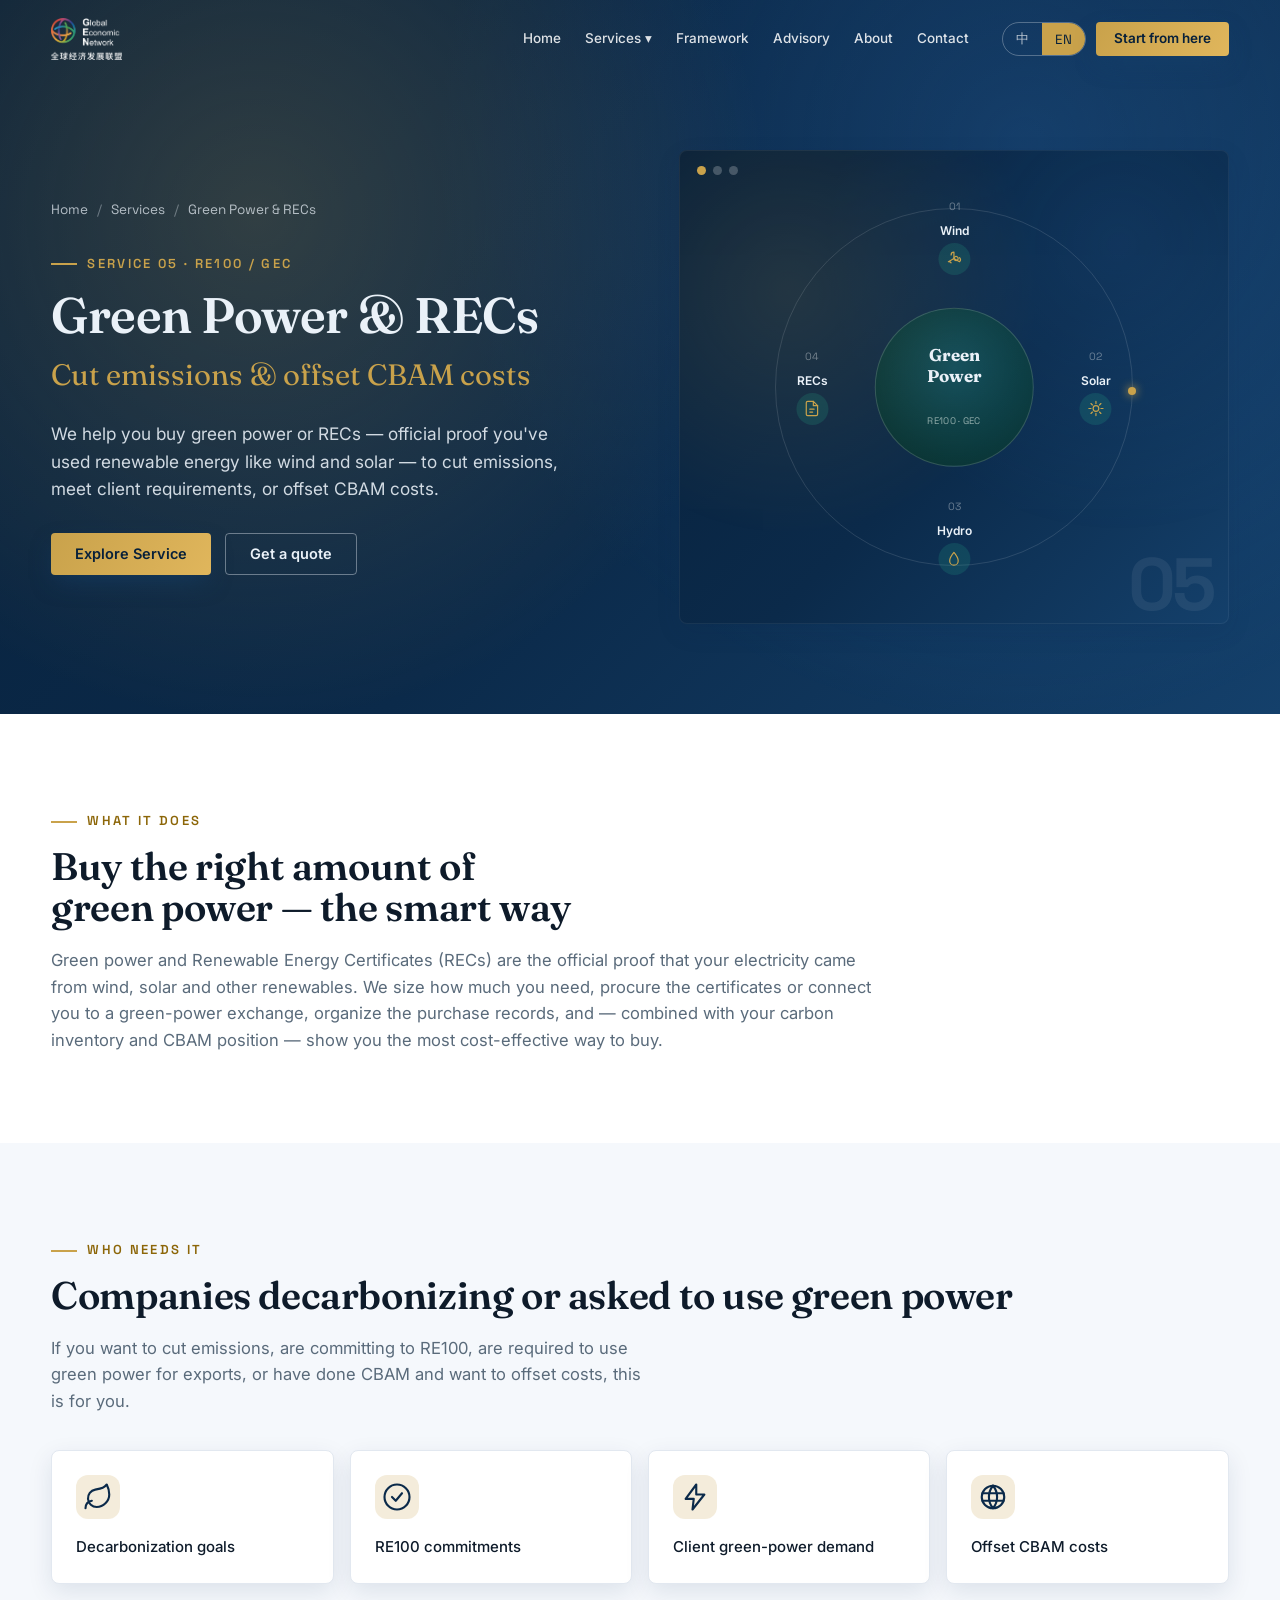
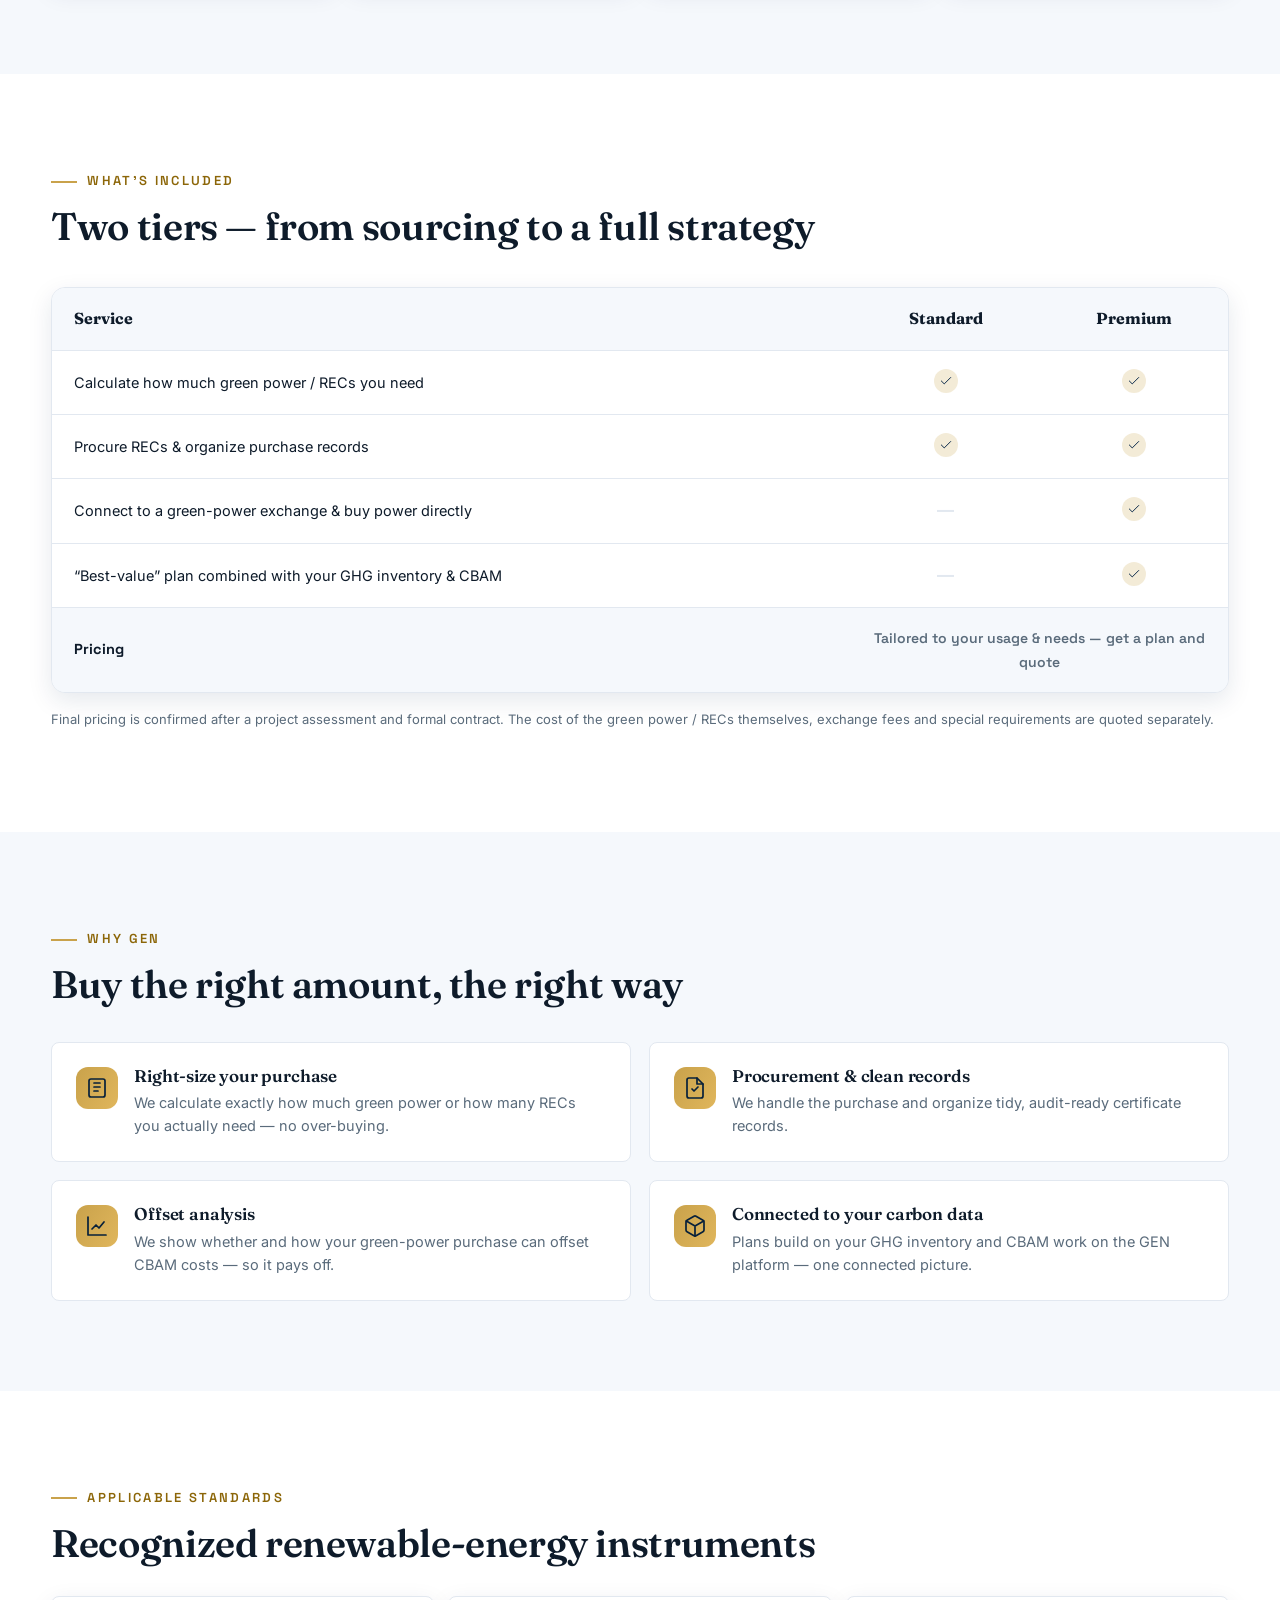
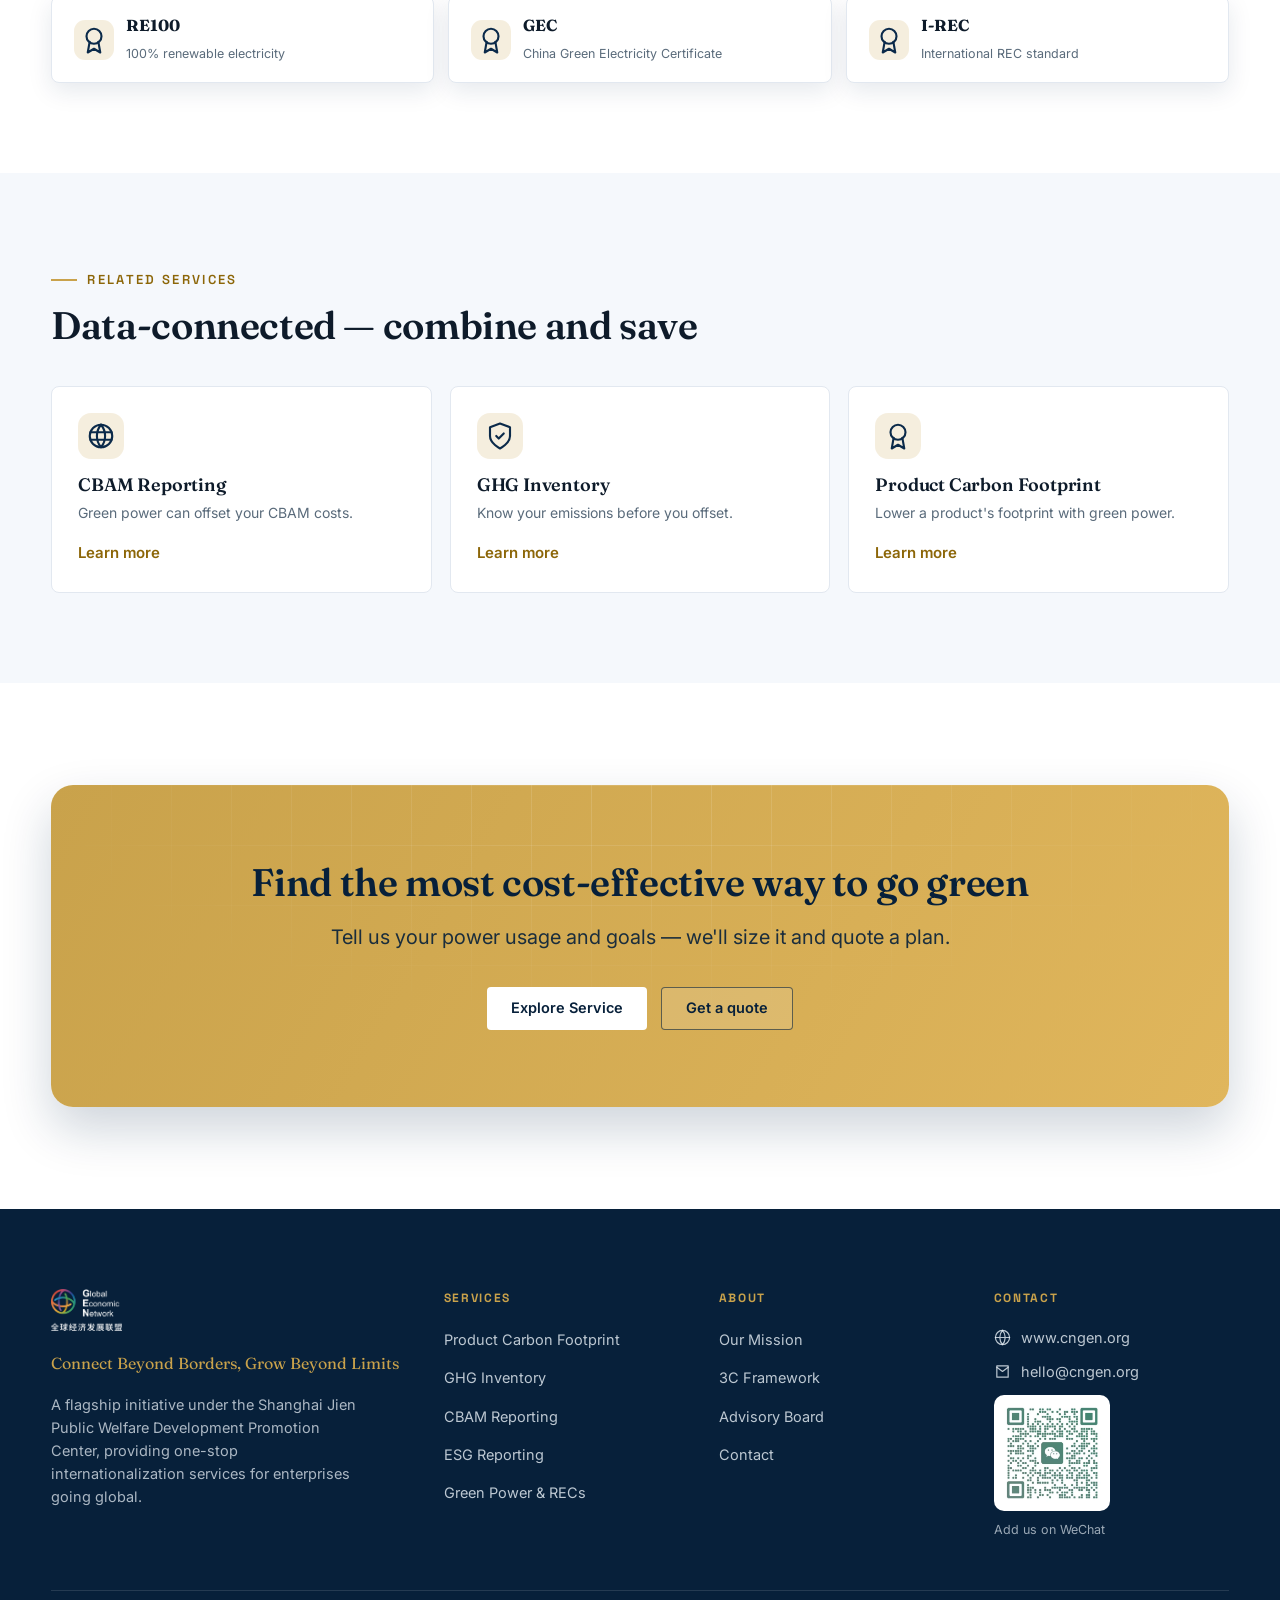
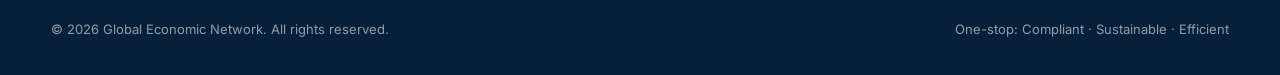
<file: service-green-power.html>
<!DOCTYPE html>
<html lang="en" data-theme="blue">
<head>
<meta charset="UTF-8">
<meta name="viewport" content="width=device-width, initial-scale=1.0">
<title>Green Power & RECs · GEN</title>
<link rel="preconnect" href="https://fonts.googleapis.com">
<link rel="preconnect" href="https://fonts.gstatic.com" crossorigin>
<link href="https://fonts.googleapis.com/css2?family=Space+Grotesk:wght@400;500;600;700&family=Inter:wght@400;500;600;700&family=Fraunces:opsz,wght@9..144,400;9..144,500;9..144,600;9..144,700&family=Noto+Sans+SC:wght@400;500;700&family=Noto+Serif+SC:wght@500;700&display=swap" rel="stylesheet">
<link rel="stylesheet" href="styles.css?v=22">
</head>
<body>

<!-- NAV -->
<header class="nav scrolled" id="nav">
  <div class="wrap nav-inner">
    <a class="brand" href="index.html" aria-label="GEN home">
      <span class="brand-mark" role="img" aria-label="GEN"></span>
      <span class="brand-text"><b>GEN</b><small>Global Economic Network</small></span>
    </a>
    <nav class="nav-links">
      <a href="index.html" data-en="Home" data-zh="首页">Home</a>
      <div class="nav-dd">
        <button data-en="Services ▾" data-zh="服务 ▾">Services ▾</button>
        <div class="nav-dd-menu">
          <a href="service-pcf.html"><span class="ddi-num">01</span><span class="ddi-t" data-en="Product Carbon Footprint" data-zh="产品碳足迹核算">Product Carbon Footprint</span></a>
          <a href="service-ghg.html"><span class="ddi-num">02</span><span class="ddi-t" data-en="Organizational GHG Inventory" data-zh="组织温室气体盘查">Organizational GHG Inventory</span></a>
          <a href="service-cbam.html"><span class="ddi-num">03</span><span class="ddi-t" data-en="CBAM Reporting" data-zh="CBAM 申报">CBAM Reporting</span></a>
          <a href="service-esg.html"><span class="ddi-num">04</span><span class="ddi-t" data-en="ESG Reporting" data-zh="ESG 报告撰写">ESG Reporting</span></a>
          <a href="service-green-power.html"><span class="ddi-num">05</span><span class="ddi-t" data-en="Green Power & RECs" data-zh="绿电绿证采购">Green Power &amp; RECs</span></a>
        </div>
      </div>
      <a href="index.html#framework" data-en="Framework" data-zh="3C 框架">Framework</a>
      <a href="index.html#advisory" data-en="Advisory" data-zh="顾问委员会">Advisory</a>
      <a href="about.html" data-en="About" data-zh="关于">About</a>
      <a href="index.html#contact" data-en="Contact" data-zh="联系">Contact</a>
    </nav>
    <div class="nav-tools">
      <div class="lang-toggle">
        <button data-lang-btn="zh">中</button>
        <button data-lang-btn="en" class="active">EN</button>
      </div>
      <a href="https://aiportal.bravoesg.tech/complianceRequirementAnalysis?inviteCode=CH_A494&amp;step=questionnaire" target="_blank" rel="noopener noreferrer" class="btn btn-primary btn-sm" data-en="Start from here" data-zh="从这里开始">Start from here</a>
      <button class="nav-burger" id="burger" aria-label="Menu"><span></span></button>
    </div>
  </div>
</header>

<div class="mobile-menu" id="mobileMenu">
  <button class="mm-close" id="mmClose">&times;</button>
  <a href="index.html" data-en="Home" data-zh="首页">Home</a>
  <a href="index.html#services" data-en="Services" data-zh="服务">Services</a>
  <a href="index.html#framework" data-en="Framework" data-zh="3C 框架">Framework</a>
  <a href="index.html#advisory" data-en="Advisory" data-zh="顾问委员会">Advisory</a>
  <a href="about.html" data-en="About" data-zh="关于">About</a>
  <a href="index.html#contact" data-en="Contact" data-zh="联系">Contact</a>
  <div class="mm-tools">
    <div class="lang-toggle"><button data-lang-btn="zh">中</button><button data-lang-btn="en" class="active">EN</button></div>
  </div>
</div>

<main>

<!-- HERO -->
<section class="detail-hero">
  <div class="wrap detail-hero-grid">
    <div>
      <div class="breadcrumb">
        <a href="index.html" data-en="Home" data-zh="首页">Home</a><span class="sep">/</span>
        <a href="index.html#services" data-en="Services" data-zh="服务">Services</a><span class="sep">/</span>
        <span data-en="Green Power & RECs" data-zh="绿电绿证采购">Green Power &amp; RECs</span>
      </div>
      <span class="eyebrow" style="color:var(--c-accent)" data-en="Service 05 · RE100 / GEC" data-zh="服务 05 · RE100 / 绿证">Service 05 · RE100 / GEC</span>
      <h1 data-en="Green Power & RECs" data-zh="绿电绿证采购" style="margin-top:14px">Green Power &amp; RECs</h1>
      <div class="zh-sub" data-en="Cut emissions & offset CBAM costs" data-zh="降碳并抵扣碳关税成本">Cut emissions & offset CBAM costs</div>
      <p class="lede" data-en="We help you buy green power or RECs — official proof you've used renewable energy like wind and solar — to cut emissions, meet client requirements, or offset CBAM costs." data-zh="帮企业买到“绿色电力”或“绿证”（证明用了风电、光伏等可再生能源的官方凭证），用于降碳、满足客户绿电要求或抵扣 CBAM 碳关税成本。">We help you buy green power or RECs — official proof you've used renewable energy like wind and solar — to cut emissions, meet client requirements, or offset CBAM costs.</p>
      <div class="hero-cta">
        <a href="#" class="btn btn-primary" data-service-modal="green" data-en="Explore Service" data-zh="了解服务">Explore Service <svg class="ico arr" viewBox="0 0 24 24" style="width:18px;height:18px"><path d="M5 12h14M13 6l6 6-6 6"/></svg></a>
        <a href="index.html#contact" class="btn btn-ghost on-dark" data-en="Get a quote" data-zh="咨询报价">Get a quote</a>
      </div>
    </div>
    <div class="svc-mock">
      <div class="svc-mock-dots"><i></i><i></i><i></i></div>
      <div class="dgm">
        <div class="pcf-ring"></div>
        <div class="pcf-center"><b data-en="Green Power" data-zh="绿色电力">Green Power</b><span>RE100 · GEC</span></div>
        <div class="pcf-node" style="top:14%;left:50%"><span class="nn">01</span><span class="nl" data-en="Wind" data-zh="风电">Wind</span><span class="ni"><svg class="ico" viewBox="0 0 24 24"><path d="M12 12a3 3 0 1 0 0-.01"/><path d="M12 12V3a4 4 0 0 0-4 4M12 12l7.8 4.5a4 4 0 0 0 .2-5.6M12 12l-7.8 4.5a4 4 0 0 1 3.8 1.6"/></svg></span></div>
        <div class="pcf-node" style="top:50%;left:84%"><span class="nn">02</span><span class="nl" data-en="Solar" data-zh="光伏">Solar</span><span class="ni"><svg class="ico" viewBox="0 0 24 24"><circle cx="12" cy="12" r="4"/><path d="M12 2v3M12 19v3M2 12h3M19 12h3M5 5l2 2M17 17l2 2M19 5l-2 2M7 17l-2 2"/></svg></span></div>
        <div class="pcf-node" style="top:86%;left:50%"><span class="nn">03</span><span class="nl" data-en="Hydro" data-zh="水电">Hydro</span><span class="ni"><svg class="ico" viewBox="0 0 24 24"><path d="M12 2s6 7 6 12a6 6 0 0 1-12 0c0-5 6-12 6-12z"/></svg></span></div>
        <div class="pcf-node" style="top:50%;left:16%"><span class="nn">04</span><span class="nl" data-en="RECs" data-zh="绿证">RECs</span><span class="ni"><svg class="ico" viewBox="0 0 24 24"><path d="M14 2H6a2 2 0 0 0-2 2v16a2 2 0 0 0 2 2h12a2 2 0 0 0 2-2V8z"/><path d="M14 2v6h6M9 13h6M9 17h4"/></svg></span></div>
      </div>
      <div class="svc-mock-num">05</div>
    </div>
  </div>
</section>

<!-- WHAT IT DOES -->
<section class="detail-section">
  <div class="wrap">
   <div class="detail-narrow">
    <span class="eyebrow" data-en="What it does" data-zh="这项服务解决什么">What it does</span>
    <h2 style="margin-top:14px" data-en="Buy the right amount of green power — the smart way" data-zh="把绿电绿证买对、买得划算">Buy the right amount of green power — the smart way</h2>
    <p class="detail-lead" data-en="Green power and Renewable Energy Certificates (RECs) are the official proof that your electricity came from wind, solar and other renewables. We size how much you need, procure the certificates or connect you to a green-power exchange, organize the purchase records, and — combined with your carbon inventory and CBAM position — show you the most cost-effective way to buy." data-zh="绿电与绿证（RECs）是证明用电来自风电、光伏等可再生能源的官方凭证。我们测算您需要多少，帮您采购绿证或对接绿电交易平台，整理好采购凭证，并结合碳盘查与 CBAM 情况，给出“怎么买最划算”的方案。">Green power and Renewable Energy Certificates (RECs) are the official proof that your electricity came from wind, solar and other renewables. We size how much you need, procure the certificates or connect you to a green-power exchange, organize the purchase records, and — combined with your carbon inventory and CBAM position — show you the most cost-effective way to buy.</p>
   </div>
  </div>
</section>

<!-- WHO NEEDS IT -->
<section class="detail-section alt">
  <div class="wrap">
    <span class="eyebrow" data-en="Who needs it" data-zh="什么样的企业需要">Who needs it</span>
    <h2 style="margin-top:14px" data-en="Companies decarbonizing or asked to use green power" data-zh="要降碳或被要求用绿电的企业">Companies decarbonizing or asked to use green power</h2>
    <p class="detail-lead" style="max-width:60ch" data-en="If you want to cut emissions, are committing to RE100, are required to use green power for exports, or have done CBAM and want to offset costs, this is for you." data-zh="如果您想降碳、要做 RE100（100% 绿电）、出口被要求用绿电，或做了 CBAM 想抵扣成本，这项服务适合您。">If you want to cut emissions, are committing to RE100, are required to use green power for exports, or have done CBAM and want to offset costs, this is for you.</p>
    <div class="who-grid">
      <div class="who-card"><div class="wc-ico"><svg class="ico ico-lg" viewBox="0 0 24 24"><path d="M11 20A7 7 0 0 1 9.8 6.1C15.5 5 17 4.5 19 2c1 2 2 4.18 2 8 0 5.5-4.78 10-10 10z"/><path d="M2 21c0-3 1.85-5.36 5.08-6"/></svg></div><p data-en="Decarbonization goals" data-zh="降碳目标">Decarbonization goals</p></div>
      <div class="who-card"><div class="wc-ico"><svg class="ico ico-lg" viewBox="0 0 24 24"><circle cx="12" cy="12" r="10"/><path d="M8 12l3 3 5-6"/></svg></div><p data-en="RE100 commitments" data-zh="RE100 承诺">RE100 commitments</p></div>
      <div class="who-card"><div class="wc-ico"><svg class="ico ico-lg" viewBox="0 0 24 24"><path d="M13 2 4.5 13.5H11l-1 8.5L19.5 10H13z"/></svg></div><p data-en="Client green-power demand" data-zh="客户绿电要求">Client green-power demand</p></div>
      <div class="who-card"><div class="wc-ico"><svg class="ico ico-lg" viewBox="0 0 24 24"><circle cx="12" cy="12" r="9"/><path d="M12 3a14 14 0 0 0 0 18M12 3a14 14 0 0 1 0 18M3.5 9h17M3.5 15h17"/></svg></div><p data-en="Offset CBAM costs" data-zh="抵扣 CBAM 成本">Offset CBAM costs</p></div>
    </div>
  </div>
</section>

<!-- WHAT'S INCLUDED -->
<section class="detail-section">
  <div class="wrap">
    <span class="eyebrow" data-en="What's included" data-zh="服务内容与版本">What's included</span>
    <h2 style="margin-top:14px" data-en="Two tiers — from sourcing to a full strategy" data-zh="两档版本 — 从采购到完整策略">Two tiers — from sourcing to a full strategy</h2>
    <div class="ptable-wrap">
      <table class="ptable">
        <thead>
          <tr>
            <th data-en="Service" data-zh="服务内容">Service</th>
            <th data-en="Standard" data-zh="基础版">Standard<span class="tier-tag" data-en="Quote" data-zh="咨询报价">Quote</span></th>
            <th data-en="Premium" data-zh="升级版">Premium<span class="tier-tag" data-en="Quote" data-zh="咨询报价">Quote</span></th>
          </tr>
        </thead>
        <tbody>
          <tr>
            <td data-en="Calculate how much green power / RECs you need" data-zh="测算企业需要多少绿电 / 绿证">Calculate how much green power / RECs you need</td>
            <td><span class="ck"><svg class="ico" viewBox="0 0 24 24" style="width:14px;height:14px"><path d="M20 6 9 17l-5-5"/></svg></span></td>
            <td><span class="ck"><svg class="ico" viewBox="0 0 24 24" style="width:14px;height:14px"><path d="M20 6 9 17l-5-5"/></svg></span></td>
          </tr>
          <tr>
            <td data-en="Procure RECs & organize purchase records" data-zh="帮助采购绿证、整理好采购凭证">Procure RECs &amp; organize purchase records</td>
            <td><span class="ck"><svg class="ico" viewBox="0 0 24 24" style="width:14px;height:14px"><path d="M20 6 9 17l-5-5"/></svg></span></td>
            <td><span class="ck"><svg class="ico" viewBox="0 0 24 24" style="width:14px;height:14px"><path d="M20 6 9 17l-5-5"/></svg></span></td>
          </tr>
          <tr>
            <td data-en="Connect to a green-power exchange & buy power directly" data-zh="对接绿电交易平台、直接购买绿电">Connect to a green-power exchange &amp; buy power directly</td>
            <td><span class="dash">—</span></td>
            <td><span class="ck"><svg class="ico" viewBox="0 0 24 24" style="width:14px;height:14px"><path d="M20 6 9 17l-5-5"/></svg></span></td>
          </tr>
          <tr>
            <td data-en="“Best-value” plan combined with your GHG inventory & CBAM" data-zh="结合碳盘查 / CBAM，给出“怎么买最划算”的方案">“Best-value” plan combined with your GHG inventory &amp; CBAM</td>
            <td><span class="dash">—</span></td>
            <td><span class="ck"><svg class="ico" viewBox="0 0 24 24" style="width:14px;height:14px"><path d="M20 6 9 17l-5-5"/></svg></span></td>
          </tr>
          <tr class="price-row">
            <td data-en="Pricing" data-zh="价格">Pricing</td>
            <td colspan="2" style="text-align:center"><span class="price-quote" data-en="Tailored to your usage & needs — get a plan and quote" data-zh="按用电规模与需求定制 — 咨询获取方案与报价">Tailored to your usage &amp; needs — get a plan and quote</span></td>
          </tr>
        </tbody>
      </table>
    </div>
    <p class="ptable-note" data-en="Final pricing is confirmed after a project assessment and formal contract. The cost of the green power / RECs themselves, exchange fees and special requirements are quoted separately." data-zh="最终报价以项目评估与正式合同为准。绿电 / 绿证本身费用、交易平台费及特别要求等另行计算。">Final pricing is confirmed after a project assessment and formal contract. The cost of the green power / RECs themselves, exchange fees and special requirements are quoted separately.</p>
  </div>
</section>

<!-- WHY GEN -->
<section class="detail-section alt">
  <div class="wrap">
    <span class="eyebrow" data-en="Why GEN" data-zh="我们的优势">Why GEN</span>
    <h2 style="margin-top:14px" data-en="Buy the right amount, the right way" data-zh="该买多少、怎么买，帮您算清楚">Buy the right amount, the right way</h2>
    <div class="adv-points">
      <div class="adv-point">
        <span class="ap-ico"><svg class="ico" viewBox="0 0 24 24"><path d="M9 7h6M9 11h6M9 15h4"/><rect x="4" y="3" width="16" height="18" rx="2"/></svg></span>
        <div><h4 data-en="Right-size your purchase" data-zh="算清该买多少">Right-size your purchase</h4><p data-en="We calculate exactly how much green power or how many RECs you actually need — no over-buying." data-zh="精确测算您到底需要多少绿电 / 绿证，不多买、不浪费。">We calculate exactly how much green power or how many RECs you actually need — no over-buying.</p></div>
      </div>
      <div class="adv-point">
        <span class="ap-ico"><svg class="ico" viewBox="0 0 24 24"><path d="M14 2H6a2 2 0 0 0-2 2v16a2 2 0 0 0 2 2h12a2 2 0 0 0 2-2V8z"/><path d="M14 2v6h6M9 13l2 2 4-4"/></svg></span>
        <div><h4 data-en="Procurement & clean records" data-zh="采购与凭证整理">Procurement &amp; clean records</h4><p data-en="We handle the purchase and organize tidy, audit-ready certificate records." data-zh="帮您完成采购，并整理好可供核查的采购凭证。">We handle the purchase and organize tidy, audit-ready certificate records.</p></div>
      </div>
      <div class="adv-point">
        <span class="ap-ico"><svg class="ico" viewBox="0 0 24 24"><path d="M3 3v18h18"/><path d="M7 15l4-4 3 3 5-6"/></svg></span>
        <div><h4 data-en="Offset analysis" data-zh="抵扣测算">Offset analysis</h4><p data-en="We show whether and how your green-power purchase can offset CBAM costs — so it pays off." data-zh="帮您测算绿电采购能否、如何抵扣 CBAM 成本，少花冤枉钱。">We show whether and how your green-power purchase can offset CBAM costs — so it pays off.</p></div>
      </div>
      <div class="adv-point">
        <span class="ap-ico"><svg class="ico" viewBox="0 0 24 24"><path d="M21 16V8a2 2 0 0 0-1-1.73l-7-4a2 2 0 0 0-2 0l-7 4A2 2 0 0 0 3 8v8a2 2 0 0 0 1 1.73l7 4a2 2 0 0 0 2 0l7-4A2 2 0 0 0 21 16z"/><path d="M3.27 6.96 12 12l8.73-5.04M12 22V12"/></svg></span>
        <div><h4 data-en="Connected to your carbon data" data-zh="与碳数据互通">Connected to your carbon data</h4><p data-en="Plans build on your GHG inventory and CBAM work on the GEN platform — one connected picture." data-zh="方案基于 GEN 平台上的碳盘查与 CBAM 数据，全局打通、决策更准。">Plans build on your GHG inventory and CBAM work on the GEN platform — one connected picture.</p></div>
      </div>
    </div>
  </div>
</section>

<!-- STANDARDS -->
<section class="detail-section">
  <div class="wrap">
    <span class="eyebrow" data-en="Applicable standards" data-zh="适用标准">Applicable standards</span>
    <h2 style="margin-top:14px" data-en="Recognized renewable-energy instruments" data-zh="受认可的可再生能源凭证">Recognized renewable-energy instruments</h2>
    <div class="std-row">
      <div class="std-badge"><span class="sb-ico"><svg class="ico ico-lg" viewBox="0 0 24 24"><path d="M12 15a6 6 0 1 0 0-12 6 6 0 0 0 0 12z"/><path d="M8.5 13.5L7 22l5-3 5 3-1.5-8.5"/></svg></span><div><b>RE100</b><span data-en="100% renewable electricity" data-zh="100% 可再生电力">100% renewable electricity</span></div></div>
      <div class="std-badge"><span class="sb-ico"><svg class="ico ico-lg" viewBox="0 0 24 24"><path d="M12 15a6 6 0 1 0 0-12 6 6 0 0 0 0 12z"/><path d="M8.5 13.5L7 22l5-3 5 3-1.5-8.5"/></svg></span><div><b>GEC</b><span data-en="China Green Electricity Certificate" data-zh="中国绿色电力证书">China Green Electricity Certificate</span></div></div>
      <div class="std-badge"><span class="sb-ico"><svg class="ico ico-lg" viewBox="0 0 24 24"><path d="M12 15a6 6 0 1 0 0-12 6 6 0 0 0 0 12z"/><path d="M8.5 13.5L7 22l5-3 5 3-1.5-8.5"/></svg></span><div><b>I-REC</b><span data-en="International REC standard" data-zh="国际绿证标准">International REC standard</span></div></div>
    </div>
  </div>
</section>

<!-- RELATED -->
<section class="detail-section alt">
  <div class="wrap">
    <span class="eyebrow" data-en="Related services" data-zh="相关服务">Related services</span>
    <h2 style="margin-top:14px" data-en="Data-connected — combine and save" data-zh="数据互通 — 组合更省成本">Data-connected — combine and save</h2>
    <div class="rel-grid">
      <a class="rel-card" href="service-cbam.html">
        <span class="rc-ico"><svg class="ico ico-lg" viewBox="0 0 24 24"><circle cx="12" cy="12" r="9"/><path d="M12 3a14 14 0 0 0 0 18M12 3a14 14 0 0 1 0 18M3.5 9h17M3.5 15h17"/></svg></span>
        <h4 data-en="CBAM Reporting" data-zh="CBAM 申报">CBAM Reporting</h4>
        <p data-en="Green power can offset your CBAM costs." data-zh="绿电可用于抵扣 CBAM 碳关税成本。">Green power can offset your CBAM costs.</p>
        <span class="textlink" data-en="Learn more" data-zh="了解更多">Learn more <svg class="ico arr" viewBox="0 0 24 24" style="width:15px;height:15px"><path d="M5 12h14M13 6l6 6-6 6"/></svg></span>
      </a>
      <a class="rel-card" href="service-ghg.html">
        <span class="rc-ico"><svg class="ico ico-lg" viewBox="0 0 24 24"><path d="M12 22s8-4 8-10V5l-8-3-8 3v7c0 6 8 10 8 10z"/><path d="M9 12l2 2 4-4"/></svg></span>
        <h4 data-en="GHG Inventory" data-zh="组织温室气体盘查">GHG Inventory</h4>
        <p data-en="Know your emissions before you offset." data-zh="先算清排放，再决定怎么买绿电。">Know your emissions before you offset.</p>
        <span class="textlink" data-en="Learn more" data-zh="了解更多">Learn more <svg class="ico arr" viewBox="0 0 24 24" style="width:15px;height:15px"><path d="M5 12h14M13 6l6 6-6 6"/></svg></span>
      </a>
      <a class="rel-card" href="service-pcf.html">
        <span class="rc-ico"><svg class="ico ico-lg" viewBox="0 0 24 24"><path d="M12 15a6 6 0 1 0 0-12 6 6 0 0 0 0 12z"/><path d="M8.5 13.5 7 22l5-3 5 3-1.5-8.5"/></svg></span>
        <h4 data-en="Product Carbon Footprint" data-zh="产品碳足迹核算">Product Carbon Footprint</h4>
        <p data-en="Lower a product's footprint with green power." data-zh="用绿电降低单件产品的碳足迹。">Lower a product's footprint with green power.</p>
        <span class="textlink" data-en="Learn more" data-zh="了解更多">Learn more <svg class="ico arr" viewBox="0 0 24 24" style="width:15px;height:15px"><path d="M5 12h14M13 6l6 6-6 6"/></svg></span>
      </a>
    </div>
  </div>
</section>

<!-- FINAL CTA -->
<section class="final-cta">
  <div class="wrap">
    <div class="final-cta-inner">
      <h2 data-en="Find the most cost-effective way to go green" data-zh="找到最划算的绿电采购方案">Find the most cost-effective way to go green</h2>
      <p data-en="Tell us your power usage and goals — we'll size it and quote a plan." data-zh="告诉我们您的用电规模与目标，我们为您测算并报价方案。">Tell us your power usage and goals — we'll size it and quote a plan.</p>
      <div class="btn-row">
        <a href="#" class="btn btn-white" data-service-modal="green" data-en="Explore Service" data-zh="了解服务">Explore Service <svg class="ico arr" viewBox="0 0 24 24" style="width:18px;height:18px"><path d="M5 12h14M13 6l6 6-6 6"/></svg></a>
        <a href="mailto:hello@cngen.org" class="btn btn-outline-d" data-en="Get a quote" data-zh="咨询报价">Get a quote</a>
      </div>
    </div>
  </div>
</section>

</main>

<!-- FOOTER -->
<footer class="footer">
  <div class="wrap">
    <div class="footer-grid">
      <div>
        <a class="brand" href="index.html"><span class="brand-mark" role="img" aria-label="GEN"></span><span class="brand-text"><b>GEN</b><small>Global Economic Network</small></span></a>
        <p class="footer-slogan" data-en="Connect Beyond Borders, Grow Beyond Limits" data-zh="联接无界 增长无限">Connect Beyond Borders, Grow Beyond Limits</p>
        <p class="footer-about" data-en="A flagship initiative under the Shanghai Jien Public Welfare Development Promotion Center, providing one-stop internationalization services for enterprises going global." data-zh="上海杰恩公益发展促进中心旗下核心项目，为企业提供国际化一站式出海服务。">A flagship initiative under the Shanghai Jien Public Welfare Development Promotion Center, providing one-stop internationalization services for enterprises going global.</p>
      </div>
      <div class="footer-col">
        <h5 data-en="Services" data-zh="服务">Services</h5>
        <ul>
          <li><a href="service-pcf.html" data-en="Product Carbon Footprint" data-zh="产品碳足迹核算">Product Carbon Footprint</a></li>
          <li><a href="service-ghg.html" data-en="GHG Inventory" data-zh="组织温室气体盘查">GHG Inventory</a></li>
          <li><a href="service-cbam.html" data-en="CBAM Reporting" data-zh="CBAM 申报">CBAM Reporting</a></li>
          <li><a href="service-esg.html" data-en="ESG Reporting" data-zh="ESG 报告撰写">ESG Reporting</a></li>
          <li><a href="service-green-power.html" data-en="Green Power & RECs" data-zh="绿电绿证采购">Green Power &amp; RECs</a></li>
        </ul>
      </div>
      <div class="footer-col">
        <h5 data-en="About" data-zh="关于">About</h5>
        <ul>
          <li><a href="about.html" data-en="Our Mission" data-zh="我们的使命">Our Mission</a></li>
          <li><a href="index.html#framework" data-en="3C Framework" data-zh="3C 框架">3C Framework</a></li>
          <li><a href="index.html#advisory" data-en="Advisory Board" data-zh="顾问委员会">Advisory Board</a></li>
          <li><a href="index.html#contact" data-en="Contact" data-zh="联系我们">Contact</a></li>
        </ul>
      </div>
      <div class="footer-col">
        <h5 data-en="Contact" data-zh="联系">Contact</h5>
        <div class="footer-contact-item"><svg class="ico" viewBox="0 0 24 24" style="width:17px;height:17px"><circle cx="12" cy="12" r="10"/><path d="M2 12h20M12 2a15 15 0 0 1 0 20 15 15 0 0 1 0-20"/></svg> www.cngen.org</div>
        <div class="footer-contact-item"><svg class="ico" viewBox="0 0 24 24" style="width:17px;height:17px"><path d="M4 4h16v16H4z"/><path d="m4 6 8 6 8-6"/></svg> hello@cngen.org</div>
        <div class="footer-qr">
          <img src="assets/contact-qr.webp" alt="WeChat QR code" loading="lazy" width="116" height="116">
          <span data-en="Add us on WeChat" data-zh="微信扫码联系我们">Add us on WeChat</span>
        </div>
      </div>
    </div>
    <div class="footer-bot">
      <span>© 2026 Global Economic Network. <span data-en="All rights reserved." data-zh="版权所有。">All rights reserved.</span></span>
      <span data-en="One-stop: Compliant · Sustainable · Efficient" data-zh="一站式：合规 · 可持续 · 高效">One-stop: Compliant · Sustainable · Efficient</span>
    </div>
  </div>
</footer>

<script src="app.js?v=22"></script>
</body>
</html>

<style id="__om-edit-overrides">
#svcModal .smodal-track >div:nth-child(1) { padding: 40px 40px 34px !important }
#svcModal .smodal-track >div:nth-child(1) { padding: 48px 40px 40px !important }
#svcModal .smodal-track >div:nth-child(1) { padding: 48px 40px !important }
#svcModal .smodal-track >div:nth-child(1) { padding: 48px 40px 4801px !important }
#svcModal .smodal-track >div:nth-child(1) { padding: 48px 40px 4px !important }
#svcModal .smodal-track >div:nth-child(1) { padding: 40px 40px 34px !important }
</style>
</file>
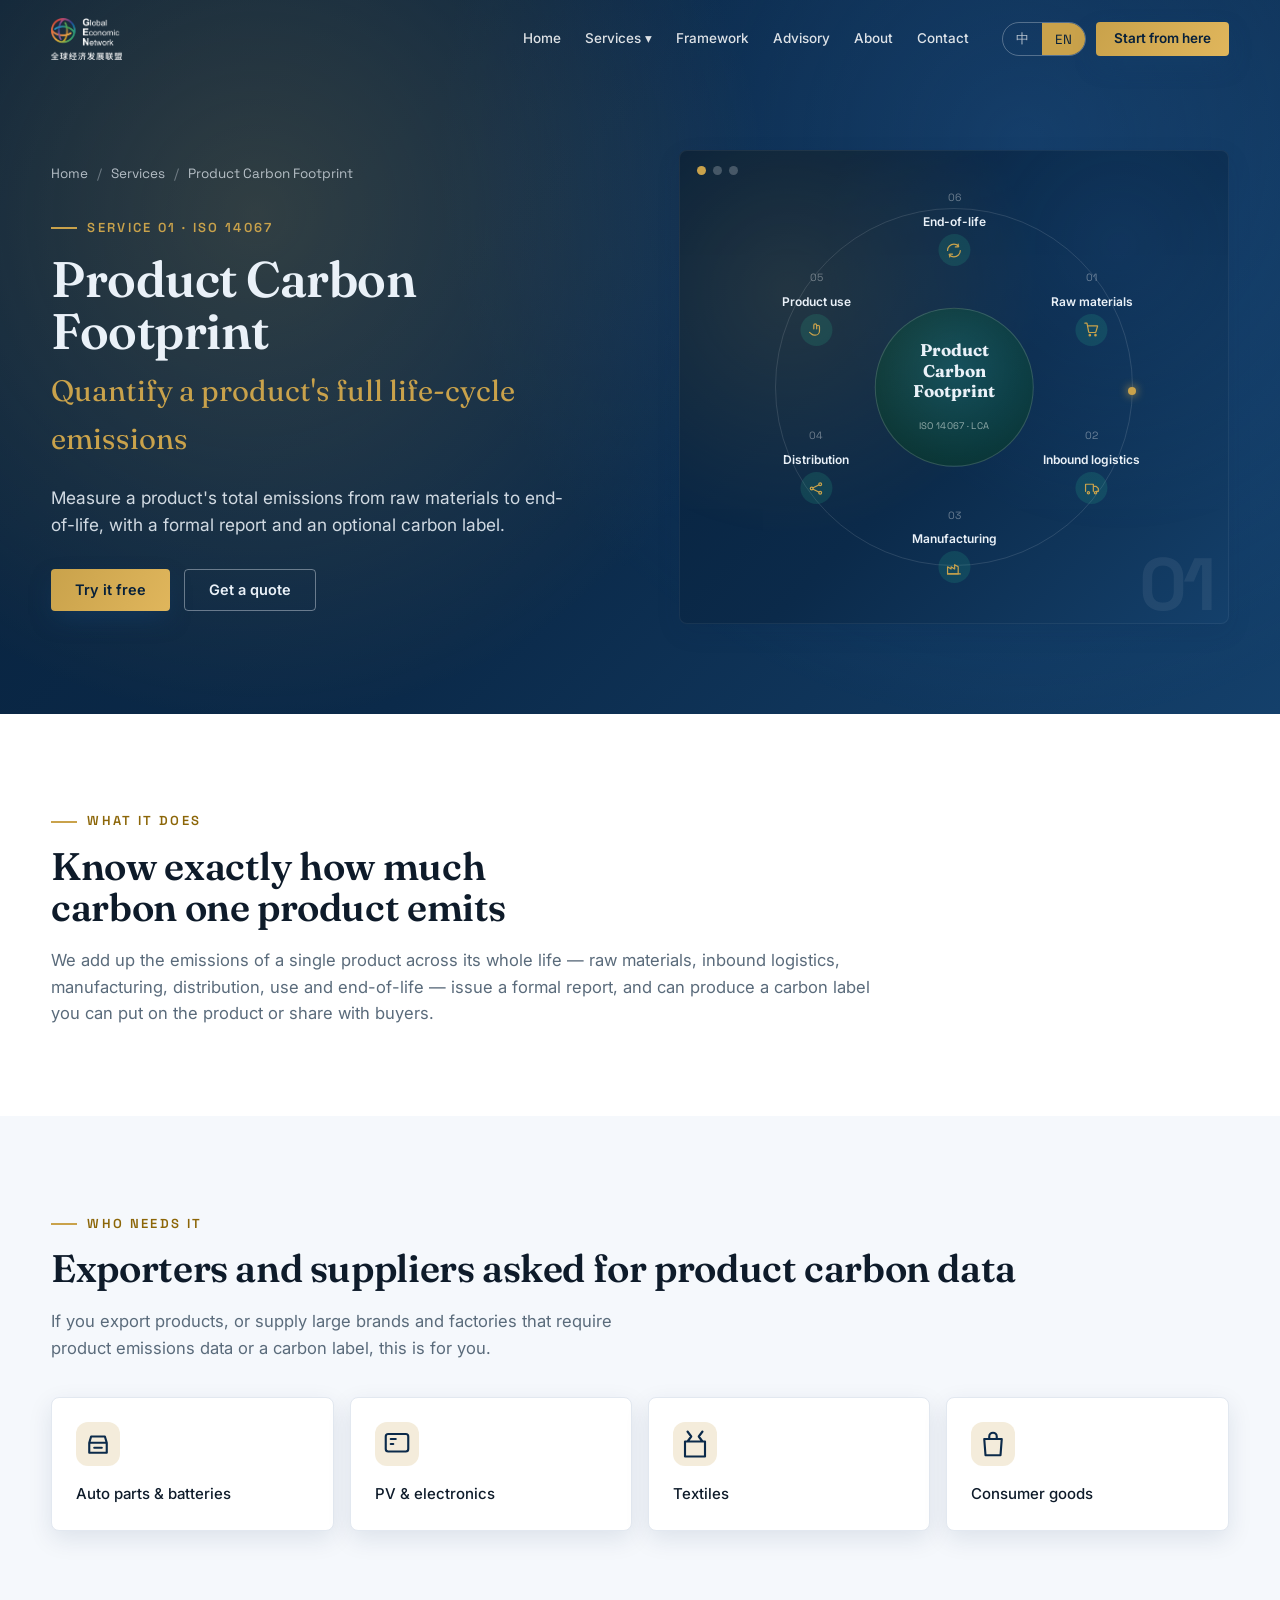
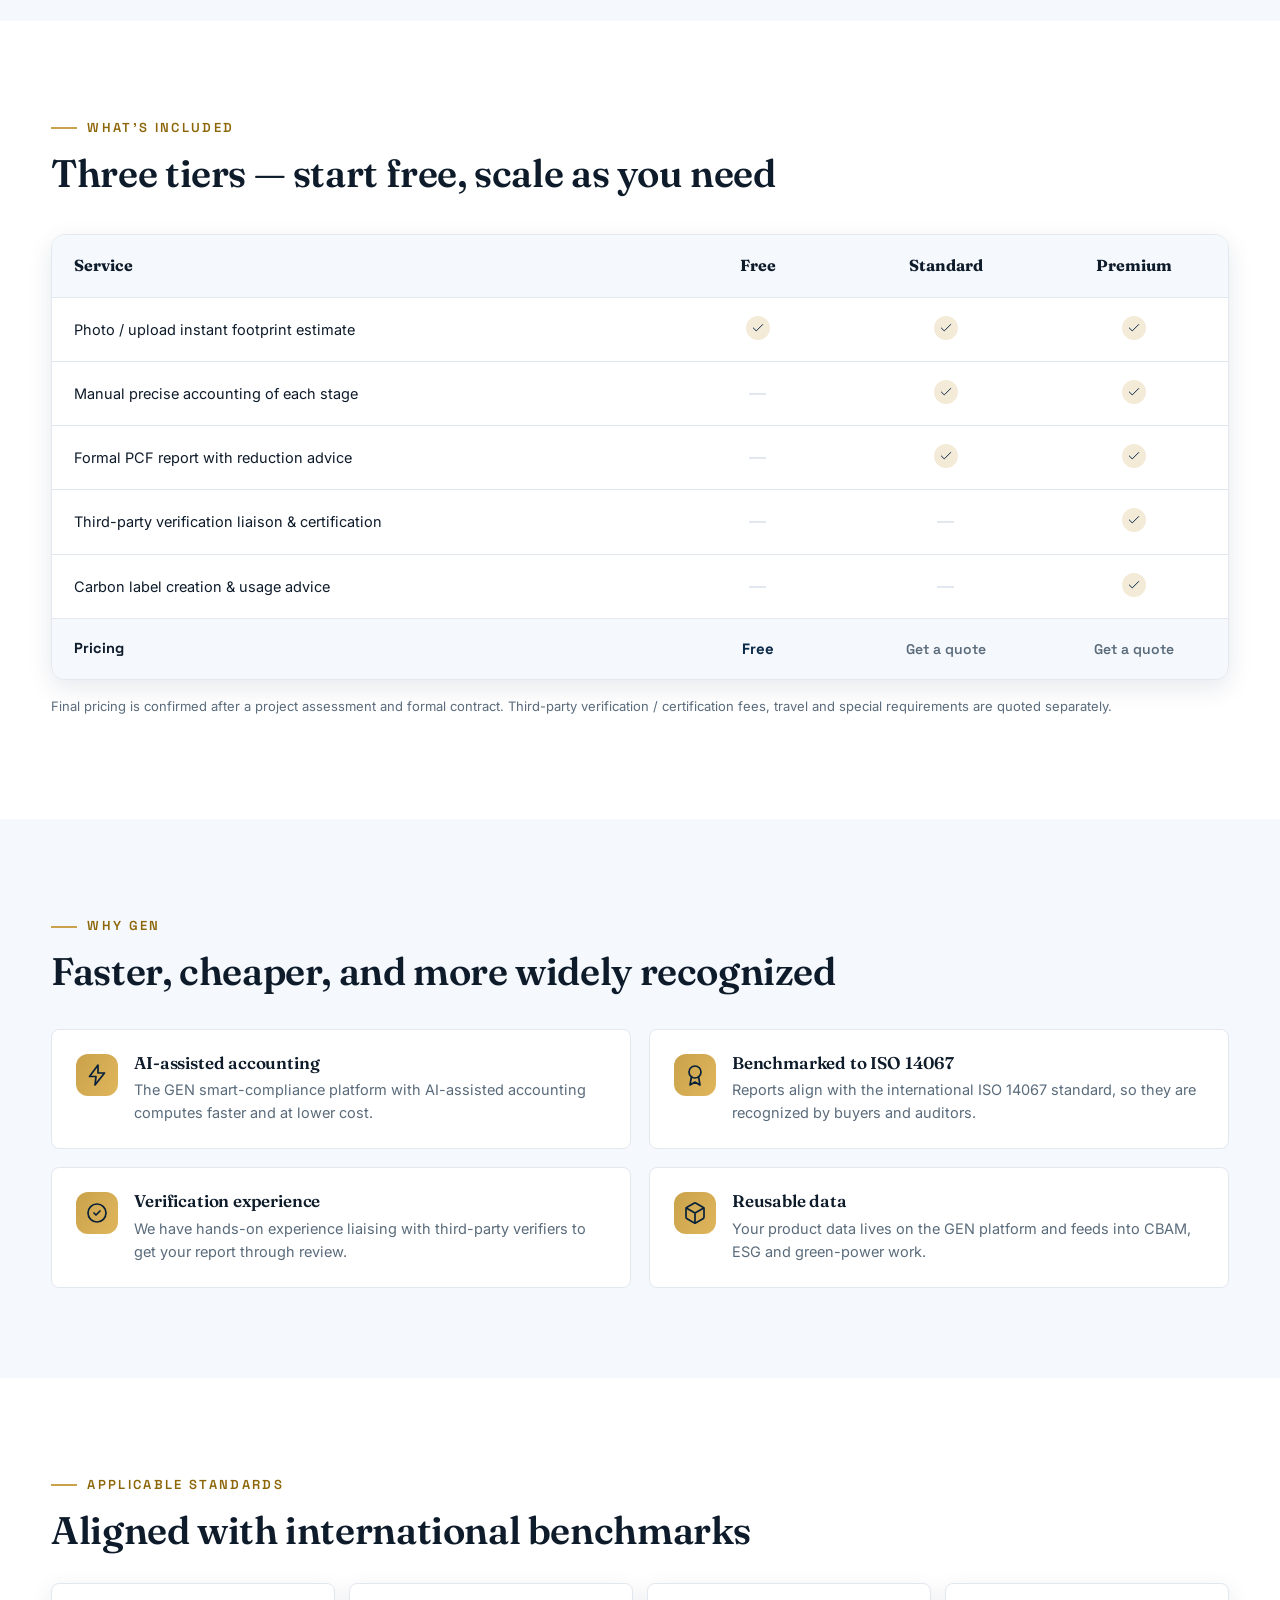
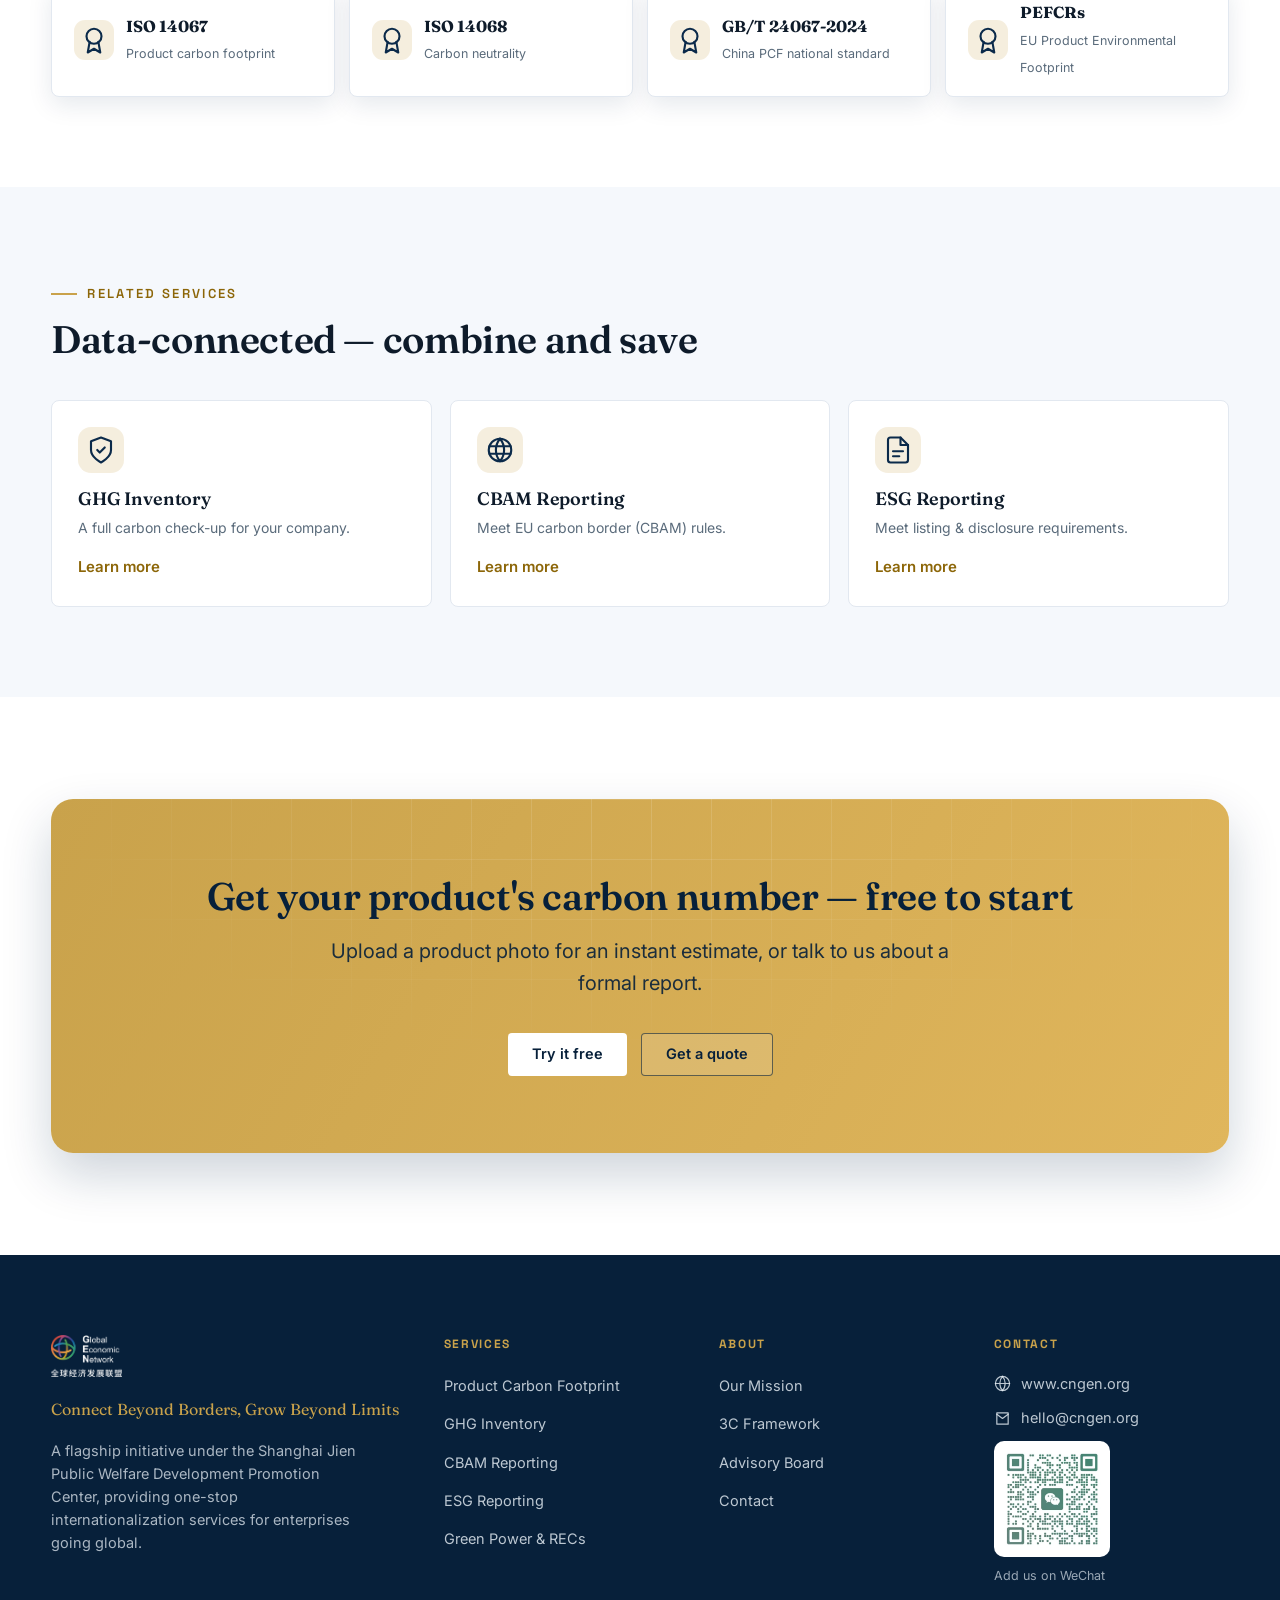
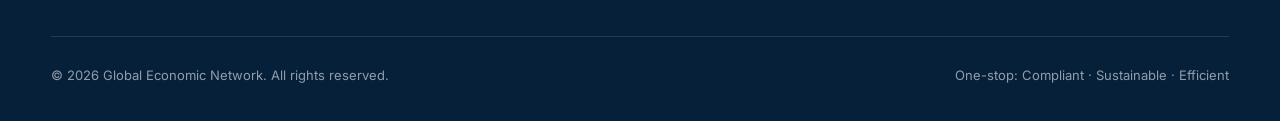
<file: service-pcf.html>
<!DOCTYPE html>
<html lang="en" data-theme="blue">
<head>
<meta charset="UTF-8">
<meta name="viewport" content="width=device-width, initial-scale=1.0">
<title>Product Carbon Footprint · GEN</title>
<link rel="preconnect" href="https://fonts.googleapis.com">
<link rel="preconnect" href="https://fonts.gstatic.com" crossorigin>
<link href="https://fonts.googleapis.com/css2?family=Space+Grotesk:wght@400;500;600;700&family=Inter:wght@400;500;600;700&family=Fraunces:opsz,wght@9..144,400;9..144,500;9..144,600;9..144,700&family=Noto+Sans+SC:wght@400;500;700&family=Noto+Serif+SC:wght@500;700&display=swap" rel="stylesheet">
<link rel="stylesheet" href="styles.css?v=22">
</head>
<body>

<!-- NAV -->
<header class="nav scrolled" id="nav">
  <div class="wrap nav-inner">
    <a class="brand" href="index.html" aria-label="GEN home">
      <span class="brand-mark" role="img" aria-label="GEN"></span>
      <span class="brand-text"><b>GEN</b><small>Global Economic Network</small></span>
    </a>
    <nav class="nav-links">
      <a href="index.html" data-en="Home" data-zh="首页">Home</a>
      <div class="nav-dd">
        <button data-en="Services ▾" data-zh="服务 ▾">Services ▾</button>
        <div class="nav-dd-menu">
          <a href="service-pcf.html"><span class="ddi-num">01</span><span class="ddi-t" data-en="Product Carbon Footprint" data-zh="产品碳足迹核算">Product Carbon Footprint</span></a>
          <a href="service-ghg.html"><span class="ddi-num">02</span><span class="ddi-t" data-en="Organizational GHG Inventory" data-zh="组织温室气体盘查">Organizational GHG Inventory</span></a>
          <a href="service-cbam.html"><span class="ddi-num">03</span><span class="ddi-t" data-en="CBAM Reporting" data-zh="CBAM 申报">CBAM Reporting</span></a>
          <a href="service-esg.html"><span class="ddi-num">04</span><span class="ddi-t" data-en="ESG Reporting" data-zh="ESG 报告撰写">ESG Reporting</span></a>
          <a href="service-green-power.html"><span class="ddi-num">05</span><span class="ddi-t" data-en="Green Power & RECs" data-zh="绿电绿证采购">Green Power &amp; RECs</span></a>
        </div>
      </div>
      <a href="index.html#framework" data-en="Framework" data-zh="3C 框架">Framework</a>
      <a href="index.html#advisory" data-en="Advisory" data-zh="顾问委员会">Advisory</a>
      <a href="about.html" data-en="About" data-zh="关于">About</a>
      <a href="index.html#contact" data-en="Contact" data-zh="联系">Contact</a>
    </nav>
    <div class="nav-tools">
      <div class="lang-toggle">
        <button data-lang-btn="zh">中</button>
        <button data-lang-btn="en" class="active">EN</button>
      </div>
      <a href="https://aiportal.bravoesg.tech/complianceRequirementAnalysis?inviteCode=CH_A494&amp;step=questionnaire" target="_blank" rel="noopener noreferrer" class="btn btn-primary btn-sm" data-en="Start from here" data-zh="从这里开始">Start from here</a>
      <button class="nav-burger" id="burger" aria-label="Menu"><span></span></button>
    </div>
  </div>
</header>

<div class="mobile-menu" id="mobileMenu">
  <button class="mm-close" id="mmClose">&times;</button>
  <a href="index.html" data-en="Home" data-zh="首页">Home</a>
  <a href="index.html#services" data-en="Services" data-zh="服务">Services</a>
  <a href="index.html#framework" data-en="Framework" data-zh="3C 框架">Framework</a>
  <a href="index.html#advisory" data-en="Advisory" data-zh="顾问委员会">Advisory</a>
  <a href="about.html" data-en="About" data-zh="关于">About</a>
  <a href="index.html#contact" data-en="Contact" data-zh="联系">Contact</a>
  <div class="mm-tools">
    <div class="lang-toggle"><button data-lang-btn="zh">中</button><button data-lang-btn="en" class="active">EN</button></div>
  </div>
</div>

<main>

<!-- HERO -->
<section class="detail-hero">
  <div class="wrap detail-hero-grid">
    <div>
      <div class="breadcrumb">
        <a href="index.html" data-en="Home" data-zh="首页">Home</a><span class="sep">/</span>
        <a href="index.html#services" data-en="Services" data-zh="服务">Services</a><span class="sep">/</span>
        <span data-en="Product Carbon Footprint" data-zh="产品碳足迹核算">Product Carbon Footprint</span>
      </div>
      <span class="eyebrow" style="color:var(--c-accent)" data-en="Service 01 · ISO 14067" data-zh="服务 01 · ISO 14067">Service 01 · ISO 14067</span>
      <h1 data-en="Product Carbon Footprint" data-zh="产品碳足迹核算" style="margin-top:14px">Product Carbon Footprint</h1>
      <div class="zh-sub" data-en="Quantify a product's full life-cycle emissions" data-zh="量化产品全生命周期碳排放">Quantify a product's full life-cycle emissions</div>
      <p class="lede" data-en="Measure a product's total emissions from raw materials to end-of-life, with a formal report and an optional carbon label." data-zh="算清一件产品从原料、生产、运输到报废共排放多少碳，出具正式报告，并可制作碳标签。">Measure a product's total emissions from raw materials to end-of-life, with a formal report and an optional carbon label.</p>
      <div class="hero-cta">
        <a href="index.html#contact" class="btn btn-primary" data-tool-url="https://aiportal.bravoesg.tech/smallToolManagement/fastCarbon/home?inviteCode=CH_A494&amp;esgToolId=2&amp;sceneType=2" data-tool-en="Product Carbon Footprint — Quick Calculator" data-tool-zh="产品碳足迹速算工具" data-tool-desc-en="A free quick-calculation tool for Product Carbon Footprint. Scan the QR code with your phone to try it instantly — no installation needed." data-tool-desc-zh="一款产品碳足迹（PCF）速算工具，免费使用。手机扫描二维码即可立即体验，无需安装。" data-en="Try it free" data-zh="免费体验">Try it free <svg class="ico arr" viewBox="0 0 24 24" style="width:18px;height:18px"><path d="M5 12h14M13 6l6 6-6 6"/></svg></a>
        <a href="index.html#contact" class="btn btn-ghost on-dark" data-en="Get a quote" data-zh="咨询报价">Get a quote</a>
      </div>
    </div>
    <div class="svc-mock">
      <div class="svc-mock-dots"><i></i><i></i><i></i></div>
      <div class="dgm">
        <div class="pcf-ring"></div>
        <div class="pcf-center"><b data-en="Product Carbon Footprint" data-zh="产品碳足迹">Product Carbon Footprint</b><span>ISO 14067 · LCA</span></div>
        <div class="pcf-node" style="top:12%;left:50%"><span class="nn">06</span><span class="nl" data-en="End-of-life" data-zh="废弃处理回收">End-of-life</span><span class="ni"><svg class="ico" viewBox="0 0 24 24"><path d="M3 12a9 9 0 0 1 9-9 9 9 0 0 1 6.7 3M21 12a9 9 0 0 1-9 9 9 9 0 0 1-6.7-3"/><path d="M18 3v4h-4M6 21v-4h4"/></svg></span></div>
        <div class="pcf-node" style="top:31%;left:83%"><span class="nn">01</span><span class="nl" data-en="Raw materials" data-zh="原材料获取">Raw materials</span><span class="ni"><svg class="ico" viewBox="0 0 24 24"><circle cx="9" cy="20" r="1"/><circle cx="17" cy="20" r="1"/><path d="M2 3h3l2.4 12.4a1 1 0 0 0 1 .8h8.2a1 1 0 0 0 1-.8L20 7H6"/></svg></span></div>
        <div class="pcf-node" style="top:69%;left:83%"><span class="nn">02</span><span class="nl" data-en="Inbound logistics" data-zh="原材料运输">Inbound logistics</span><span class="ni"><svg class="ico" viewBox="0 0 24 24"><path d="M3 16V6h11v10M14 9h4l3 3v4h-3"/><circle cx="7" cy="18" r="1.6"/><circle cx="17" cy="18" r="1.6"/></svg></span></div>
        <div class="pcf-node" style="top:88%;left:50%"><span class="nn">03</span><span class="nl" data-en="Manufacturing" data-zh="生产制造">Manufacturing</span><span class="ni"><svg class="ico" viewBox="0 0 24 24"><path d="M3 21V11l5 3V11l5 3V8l5 3v10z"/><path d="M3 21h18"/></svg></span></div>
        <div class="pcf-node" style="top:69%;left:17%"><span class="nn">04</span><span class="nl" data-en="Distribution" data-zh="运输和分销">Distribution</span><span class="ni"><svg class="ico" viewBox="0 0 24 24"><circle cx="6" cy="12" r="2"/><circle cx="18" cy="6" r="2"/><circle cx="18" cy="18" r="2"/><path d="M8 11l8-4M8 13l8 4"/></svg></span></div>
        <div class="pcf-node" style="top:31%;left:17%"><span class="nn">05</span><span class="nl" data-en="Product use" data-zh="产品使用">Product use</span><span class="ni"><svg class="ico" viewBox="0 0 24 24"><path d="M9 11V6a2 2 0 0 1 4 0v5M13 10V8a2 2 0 0 1 4 0v6a6 6 0 0 1-6 6h-1a6 6 0 0 1-4.2-1.7L3 16"/></svg></span></div>
      </div>
      <div class="svc-mock-num">01</div>
    </div>
  </div>
</section>

<!-- WHAT IT DOES -->
<section class="detail-section">
  <div class="wrap">
   <div class="detail-narrow">
    <span class="eyebrow" data-en="What it does" data-zh="这项服务解决什么">What it does</span>
    <h2 style="margin-top:14px" data-en="Know exactly how much carbon one product emits" data-zh="算清一件产品到底排放多少碳">Know exactly how much carbon one product emits</h2>
    <p class="detail-lead" data-en="We add up the emissions of a single product across its whole life — raw materials, inbound logistics, manufacturing, distribution, use and end-of-life — issue a formal report, and can produce a carbon label you can put on the product or share with buyers." data-zh="我们把一件产品从原材料、运输、生产、分销、使用到报废各环节的碳排放加总，出具一份正式报告，并可制作可贴在产品上或提供给采购方的碳标签。">We add up the emissions of a single product across its whole life — raw materials, inbound logistics, manufacturing, distribution, use and end-of-life — issue a formal report, and can produce a carbon label you can put on the product or share with buyers.</p>
   </div>
  </div>
</section>

<!-- WHO NEEDS IT -->
<section class="detail-section alt">
  <div class="wrap">
    <span class="eyebrow" data-en="Who needs it" data-zh="什么样的企业需要">Who needs it</span>
    <h2 style="margin-top:14px" data-en="Exporters and suppliers asked for product carbon data" data-zh="有产品出口、被要求提供碳数据的企业">Exporters and suppliers asked for product carbon data</h2>
    <p class="detail-lead" style="max-width:60ch" data-en="If you export products, or supply large brands and factories that require product emissions data or a carbon label, this is for you." data-zh="如果您有产品出口，或为大品牌 / 大厂供货、被要求提供产品碳排放数据或碳标签，这项服务适合您。">If you export products, or supply large brands and factories that require product emissions data or a carbon label, this is for you.</p>
    <div class="who-grid">
      <div class="who-card"><div class="wc-ico"><svg class="ico ico-lg" viewBox="0 0 24 24"><path d="M5 11l1.5-5h11L19 11M5 11h14v8H5z"/><path d="M9 15h6"/></svg></div><p data-en="Auto parts & batteries" data-zh="汽车零部件 · 电池">Auto parts &amp; batteries</p></div>
      <div class="who-card"><div class="wc-ico"><svg class="ico ico-lg" viewBox="0 0 24 24"><rect x="3" y="4" width="18" height="14" rx="2"/><path d="M7 8h4M7 12h2"/></svg></div><p data-en="PV & electronics" data-zh="光伏 · 电子">PV &amp; electronics</p></div>
      <div class="who-card"><div class="wc-ico"><svg class="ico ico-lg" viewBox="0 0 24 24"><path d="M6 2l3 4-3 4M18 2l-3 4 3 4M4 22V10h16v12z"/></svg></div><p data-en="Textiles" data-zh="纺织">Textiles</p></div>
      <div class="who-card"><div class="wc-ico"><svg class="ico ico-lg" viewBox="0 0 24 24"><path d="M5 8h14l-1 13H6zM9 8V6a3 3 0 0 1 6 0v2"/></svg></div><p data-en="Consumer goods" data-zh="消费品">Consumer goods</p></div>
    </div>
  </div>
</section>

<!-- WHAT'S INCLUDED -->
<section class="detail-section">
  <div class="wrap">
    <span class="eyebrow" data-en="What's included" data-zh="服务内容与版本">What's included</span>
    <h2 style="margin-top:14px" data-en="Three tiers — start free, scale as you need" data-zh="三档版本 — 免费起步，按需升级">Three tiers — start free, scale as you need</h2>
    <div class="ptable-wrap">
      <table class="ptable">
        <thead>
          <tr>
            <th data-en="Service" data-zh="服务内容">Service</th>
            <th data-en="Free" data-zh="免费版">Free<span class="tier-tag" data-en="Free" data-zh="免费">Free</span></th>
            <th data-en="Standard" data-zh="基础版">Standard<span class="tier-tag" data-en="Quote" data-zh="咨询报价">Quote</span></th>
            <th data-en="Premium" data-zh="升级版">Premium<span class="tier-tag" data-en="Quote" data-zh="咨询报价">Quote</span></th>
          </tr>
        </thead>
        <tbody>
          <tr>
            <td data-en="Photo / upload instant footprint estimate" data-zh="拍照 / 上传图片，快速估算产品碳足迹">Photo / upload instant footprint estimate</td>
            <td><span class="ck"><svg class="ico" viewBox="0 0 24 24" style="width:14px;height:14px"><path d="M20 6 9 17l-5-5"/></svg></span></td>
            <td><span class="ck"><svg class="ico" viewBox="0 0 24 24" style="width:14px;height:14px"><path d="M20 6 9 17l-5-5"/></svg></span></td>
            <td><span class="ck"><svg class="ico" viewBox="0 0 24 24" style="width:14px;height:14px"><path d="M20 6 9 17l-5-5"/></svg></span></td>
          </tr>
          <tr>
            <td data-en="Manual precise accounting of each stage" data-zh="人工精确核算产品各环节数据">Manual precise accounting of each stage</td>
            <td><span class="dash">—</span></td>
            <td><span class="ck"><svg class="ico" viewBox="0 0 24 24" style="width:14px;height:14px"><path d="M20 6 9 17l-5-5"/></svg></span></td>
            <td><span class="ck"><svg class="ico" viewBox="0 0 24 24" style="width:14px;height:14px"><path d="M20 6 9 17l-5-5"/></svg></span></td>
          </tr>
          <tr>
            <td data-en="Formal PCF report with reduction advice" data-zh="出具正式产品碳足迹报告（含减排建议）">Formal PCF report with reduction advice</td>
            <td><span class="dash">—</span></td>
            <td><span class="ck"><svg class="ico" viewBox="0 0 24 24" style="width:14px;height:14px"><path d="M20 6 9 17l-5-5"/></svg></span></td>
            <td><span class="ck"><svg class="ico" viewBox="0 0 24 24" style="width:14px;height:14px"><path d="M20 6 9 17l-5-5"/></svg></span></td>
          </tr>
          <tr>
            <td data-en="Third-party verification liaison & certification" data-zh="对接第三方核查机构、协助通过核查 / 认证">Third-party verification liaison &amp; certification</td>
            <td><span class="dash">—</span></td>
            <td><span class="dash">—</span></td>
            <td><span class="ck"><svg class="ico" viewBox="0 0 24 24" style="width:14px;height:14px"><path d="M20 6 9 17l-5-5"/></svg></span></td>
          </tr>
          <tr>
            <td data-en="Carbon label creation & usage advice" data-zh="碳标签制作与使用建议">Carbon label creation &amp; usage advice</td>
            <td><span class="dash">—</span></td>
            <td><span class="dash">—</span></td>
            <td><span class="ck"><svg class="ico" viewBox="0 0 24 24" style="width:14px;height:14px"><path d="M20 6 9 17l-5-5"/></svg></span></td>
          </tr>
          <tr class="price-row">
            <td data-en="Pricing" data-zh="价格">Pricing</td>
            <td><span class="price-free" data-en="Free" data-zh="免费">Free</span></td>
            <td><span class="price-quote" data-en="Get a quote" data-zh="咨询报价">Get a quote</span></td>
            <td><span class="price-quote" data-en="Get a quote" data-zh="咨询报价">Get a quote</span></td>
          </tr>
        </tbody>
      </table>
    </div>
    <p class="ptable-note" data-en="Final pricing is confirmed after a project assessment and formal contract. Third-party verification / certification fees, travel and special requirements are quoted separately." data-zh="最终报价以项目评估与正式合同为准。第三方核查 / 认证费、现场差旅及特别要求等另行计算。">Final pricing is confirmed after a project assessment and formal contract. Third-party verification / certification fees, travel and special requirements are quoted separately.</p>
  </div>
</section>

<!-- WHY GEN -->
<section class="detail-section alt">
  <div class="wrap">
    <span class="eyebrow" data-en="Why GEN" data-zh="我们的优势">Why GEN</span>
    <h2 style="margin-top:14px" data-en="Faster, cheaper, and more widely recognized" data-zh="算得快、费用省、更被认可">Faster, cheaper, and more widely recognized</h2>
    <div class="adv-points">
      <div class="adv-point">
        <span class="ap-ico"><svg class="ico" viewBox="0 0 24 24"><path d="M13 2L4.5 13.5H11l-1 8.5L19.5 10H13z"/></svg></span>
        <div><h4 data-en="AI-assisted accounting" data-zh="AI 辅助核算">AI-assisted accounting</h4><p data-en="The GEN smart-compliance platform with AI-assisted accounting computes faster and at lower cost." data-zh="GEN 智能合规平台 + AI 辅助核算，算得快、费用更省。">The GEN smart-compliance platform with AI-assisted accounting computes faster and at lower cost.</p></div>
      </div>
      <div class="adv-point">
        <span class="ap-ico"><svg class="ico" viewBox="0 0 24 24"><path d="M12 15a6 6 0 1 0 0-12 6 6 0 0 0 0 12z"/><path d="M8.5 13.5L7 22l5-3 5 3-1.5-8.5"/></svg></span>
        <div><h4 data-en="Benchmarked to ISO 14067" data-zh="对标 ISO 14067">Benchmarked to ISO 14067</h4><p data-en="Reports align with the international ISO 14067 standard, so they are recognized by buyers and auditors." data-zh="报告对标国际标准 ISO 14067，更被采购方与核查方认可。">Reports align with the international ISO 14067 standard, so they are recognized by buyers and auditors.</p></div>
      </div>
      <div class="adv-point">
        <span class="ap-ico"><svg class="ico" viewBox="0 0 24 24"><path d="M9 12l2 2 4-4M21 12a9 9 0 1 1-18 0 9 9 0 0 1 18 0z"/></svg></span>
        <div><h4 data-en="Verification experience" data-zh="核查对接经验">Verification experience</h4><p data-en="We have hands-on experience liaising with third-party verifiers to get your report through review." data-zh="具备与第三方核查机构对接的实操经验，协助报告顺利通过核查。">We have hands-on experience liaising with third-party verifiers to get your report through review.</p></div>
      </div>
      <div class="adv-point">
        <span class="ap-ico"><svg class="ico" viewBox="0 0 24 24"><path d="M21 16V8a2 2 0 0 0-1-1.73l-7-4a2 2 0 0 0-2 0l-7 4A2 2 0 0 0 3 8v8a2 2 0 0 0 1 1.73l7 4a2 2 0 0 0 2 0l7-4A2 2 0 0 0 21 16z"/><path d="M3.27 6.96 12 12l8.73-5.04M12 22V12"/></svg></span>
        <div><h4 data-en="Reusable data" data-zh="数据可复用">Reusable data</h4><p data-en="Your product data lives on the GEN platform and feeds into CBAM, ESG and green-power work." data-zh="产品数据存于 GEN 平台，可直接用于后续 CBAM、ESG、绿电，不必重复花钱。">Your product data lives on the GEN platform and feeds into CBAM, ESG and green-power work.</p></div>
      </div>
    </div>
  </div>
</section>

<!-- STANDARDS -->
<section class="detail-section">
  <div class="wrap">
    <span class="eyebrow" data-en="Applicable standards" data-zh="适用标准">Applicable standards</span>
    <h2 style="margin-top:14px" data-en="Aligned with international benchmarks" data-zh="对标国际标准">Aligned with international benchmarks</h2>
    <div class="std-row">
      <div class="std-badge"><span class="sb-ico"><svg class="ico ico-lg" viewBox="0 0 24 24"><path d="M12 15a6 6 0 1 0 0-12 6 6 0 0 0 0 12z"/><path d="M8.5 13.5L7 22l5-3 5 3-1.5-8.5"/></svg></span><div><b>ISO 14067</b><span data-en="Product carbon footprint" data-zh="产品碳足迹">Product carbon footprint</span></div></div>
      <div class="std-badge"><span class="sb-ico"><svg class="ico ico-lg" viewBox="0 0 24 24"><path d="M12 15a6 6 0 1 0 0-12 6 6 0 0 0 0 12z"/><path d="M8.5 13.5L7 22l5-3 5 3-1.5-8.5"/></svg></span><div><b>ISO 14068</b><span data-en="Carbon neutrality" data-zh="碳中和">Carbon neutrality</span></div></div>
      <div class="std-badge"><span class="sb-ico"><svg class="ico ico-lg" viewBox="0 0 24 24"><path d="M12 15a6 6 0 1 0 0-12 6 6 0 0 0 0 12z"/><path d="M8.5 13.5L7 22l5-3 5 3-1.5-8.5"/></svg></span><div><b>GB/T 24067-2024</b><span data-en="China PCF national standard" data-zh="产品碳足迹·国家标准">China PCF national standard</span></div></div>
      <div class="std-badge"><span class="sb-ico"><svg class="ico ico-lg" viewBox="0 0 24 24"><path d="M12 15a6 6 0 1 0 0-12 6 6 0 0 0 0 12z"/><path d="M8.5 13.5L7 22l5-3 5 3-1.5-8.5"/></svg></span><div><b>PEFCRs</b><span data-en="EU Product Environmental Footprint" data-zh="欧盟产品环境足迹品类规则">EU Product Environmental Footprint</span></div></div>
    </div>
  </div>
</section>

<!-- RELATED -->
<section class="detail-section alt">
  <div class="wrap">
    <span class="eyebrow" data-en="Related services" data-zh="相关服务">Related services</span>
    <h2 style="margin-top:14px" data-en="Data-connected — combine and save" data-zh="数据互通 — 组合更省成本">Data-connected — combine and save</h2>
    <div class="rel-grid">
      <a class="rel-card" href="service-ghg.html">
        <span class="rc-ico"><svg class="ico ico-lg" viewBox="0 0 24 24"><path d="M12 22s8-4 8-10V5l-8-3-8 3v7c0 6 8 10 8 10z"/><path d="M9 12l2 2 4-4"/></svg></span>
        <h4 data-en="GHG Inventory" data-zh="组织温室气体盘查">GHG Inventory</h4>
        <p data-en="A full carbon check-up for your company." data-zh="为企业做一次“碳体检”。">A full carbon check-up for your company.</p>
        <span class="textlink" data-en="Learn more" data-zh="了解更多">Learn more <svg class="ico arr" viewBox="0 0 24 24" style="width:15px;height:15px"><path d="M5 12h14M13 6l6 6-6 6"/></svg></span>
      </a>
      <a class="rel-card" href="service-cbam.html">
        <span class="rc-ico"><svg class="ico ico-lg" viewBox="0 0 24 24"><circle cx="12" cy="12" r="9"/><path d="M12 3a14 14 0 0 0 0 18M12 3a14 14 0 0 1 0 18M3.5 9h17M3.5 15h17"/></svg></span>
        <h4 data-en="CBAM Reporting" data-zh="CBAM 申报">CBAM Reporting</h4>
        <p data-en="Meet EU carbon border (CBAM) rules." data-zh="满足欧盟碳关税合规要求。">Meet EU carbon border (CBAM) rules.</p>
        <span class="textlink" data-en="Learn more" data-zh="了解更多">Learn more <svg class="ico arr" viewBox="0 0 24 24" style="width:15px;height:15px"><path d="M5 12h14M13 6l6 6-6 6"/></svg></span>
      </a>
      <a class="rel-card" href="service-esg.html">
        <span class="rc-ico"><svg class="ico ico-lg" viewBox="0 0 24 24"><path d="M14 2H6a2 2 0 0 0-2 2v16a2 2 0 0 0 2 2h12a2 2 0 0 0 2-2V8z"/><path d="M14 2v6h6M8 13h8M8 17h5"/></svg></span>
        <h4 data-en="ESG Reporting" data-zh="ESG 报告撰写">ESG Reporting</h4>
        <p data-en="Meet listing & disclosure requirements." data-zh="满足上市与披露要求。">Meet listing &amp; disclosure requirements.</p>
        <span class="textlink" data-en="Learn more" data-zh="了解更多">Learn more <svg class="ico arr" viewBox="0 0 24 24" style="width:15px;height:15px"><path d="M5 12h14M13 6l6 6-6 6"/></svg></span>
      </a>
    </div>
  </div>
</section>

<!-- FINAL CTA -->
<section class="final-cta">
  <div class="wrap">
    <div class="final-cta-inner">
      <h2 data-en="Get your product's carbon number — free to start" data-zh="先免费算出您产品的碳数字">Get your product's carbon number — free to start</h2>
      <p data-en="Upload a product photo for an instant estimate, or talk to us about a formal report." data-zh="上传产品图片即可获得快速估算，或与我们沟通正式报告。">Upload a product photo for an instant estimate, or talk to us about a formal report.</p>
      <div class="btn-row">
        <a href="index.html#contact" class="btn btn-white" data-tool-url="https://aiportal.bravoesg.tech/smallToolManagement/fastCarbon/home?inviteCode=CH_A494&amp;esgToolId=2&amp;sceneType=2" data-tool-en="Product Carbon Footprint — Quick Calculator" data-tool-zh="产品碳足迹速算工具" data-tool-desc-en="A free quick-calculation tool for Product Carbon Footprint. Scan the QR code with your phone to try it instantly — no installation needed." data-tool-desc-zh="一款产品碳足迹（PCF）速算工具，免费使用。手机扫描二维码即可立即体验，无需安装。" data-en="Try it free" data-zh="免费体验">Try it free <svg class="ico arr" viewBox="0 0 24 24" style="width:18px;height:18px"><path d="M5 12h14M13 6l6 6-6 6"/></svg></a>
        <a href="mailto:hello@cngen.org" class="btn btn-outline-d" data-en="Get a quote" data-zh="咨询报价">Get a quote</a>
      </div>
    </div>
  </div>
</section>

</main>

<!-- FOOTER -->
<footer class="footer">
  <div class="wrap">
    <div class="footer-grid">
      <div>
        <a class="brand" href="index.html"><span class="brand-mark" role="img" aria-label="GEN"></span><span class="brand-text"><b>GEN</b><small>Global Economic Network</small></span></a>
        <p class="footer-slogan" data-en="Connect Beyond Borders, Grow Beyond Limits" data-zh="联接无界 增长无限">Connect Beyond Borders, Grow Beyond Limits</p>
        <p class="footer-about" data-en="A flagship initiative under the Shanghai Jien Public Welfare Development Promotion Center, providing one-stop internationalization services for enterprises going global." data-zh="上海杰恩公益发展促进中心旗下核心项目，为企业提供国际化一站式出海服务。">A flagship initiative under the Shanghai Jien Public Welfare Development Promotion Center, providing one-stop internationalization services for enterprises going global.</p>
      </div>
      <div class="footer-col">
        <h5 data-en="Services" data-zh="服务">Services</h5>
        <ul>
          <li><a href="service-pcf.html" data-en="Product Carbon Footprint" data-zh="产品碳足迹核算">Product Carbon Footprint</a></li>
          <li><a href="service-ghg.html" data-en="GHG Inventory" data-zh="组织温室气体盘查">GHG Inventory</a></li>
          <li><a href="service-cbam.html" data-en="CBAM Reporting" data-zh="CBAM 申报">CBAM Reporting</a></li>
          <li><a href="service-esg.html" data-en="ESG Reporting" data-zh="ESG 报告撰写">ESG Reporting</a></li>
          <li><a href="service-green-power.html" data-en="Green Power & RECs" data-zh="绿电绿证采购">Green Power &amp; RECs</a></li>
        </ul>
      </div>
      <div class="footer-col">
        <h5 data-en="About" data-zh="关于">About</h5>
        <ul>
          <li><a href="about.html" data-en="Our Mission" data-zh="我们的使命">Our Mission</a></li>
          <li><a href="index.html#framework" data-en="3C Framework" data-zh="3C 框架">3C Framework</a></li>
          <li><a href="index.html#advisory" data-en="Advisory Board" data-zh="顾问委员会">Advisory Board</a></li>
          <li><a href="index.html#contact" data-en="Contact" data-zh="联系我们">Contact</a></li>
        </ul>
      </div>
      <div class="footer-col">
        <h5 data-en="Contact" data-zh="联系">Contact</h5>
        <div class="footer-contact-item"><svg class="ico" viewBox="0 0 24 24" style="width:17px;height:17px"><circle cx="12" cy="12" r="10"/><path d="M2 12h20M12 2a15 15 0 0 1 0 20 15 15 0 0 1 0-20"/></svg> www.cngen.org</div>
        <div class="footer-contact-item"><svg class="ico" viewBox="0 0 24 24" style="width:17px;height:17px"><path d="M4 4h16v16H4z"/><path d="m4 6 8 6 8-6"/></svg> hello@cngen.org</div>
        <div class="footer-qr">
          <img src="assets/contact-qr.webp" alt="WeChat QR code" loading="lazy" width="116" height="116">
          <span data-en="Add us on WeChat" data-zh="微信扫码联系我们">Add us on WeChat</span>
        </div>
      </div>
    </div>
    <div class="footer-bot">
      <span>© 2026 Global Economic Network. <span data-en="All rights reserved." data-zh="版权所有。">All rights reserved.</span></span>
      <span data-en="One-stop: Compliant · Sustainable · Efficient" data-zh="一站式：合规 · 可持续 · 高效">One-stop: Compliant · Sustainable · Efficient</span>
    </div>
  </div>
</footer>

<script src="app.js?v=22"></script>
</body>
</html>
</file>
<file: styles.css>
/* ============================================================
   GEN Portal — Design Tokens & Components
   Two switchable themes (B Sustainable Green = default, A Global Trust)
   ============================================================ */

/* ---------- THEME B · Sustainable Growth (default) ---------- */
:root,
[data-theme="green"] {
  --c-primary: #0B6244;
  --c-primary-strong: #042A1B;
  --c-primary-soft: #0E7A52;
  --c-accent: #28C893;
  --c-accent-strong: #0E9E6E;
  --c-secondary: #0B8A89;
  --c-bg: #FFFFFF;
  --c-bg-alt: #EEF5F0;
  --c-bg-dark: #042315;
  --c-text: #0C1A13;
  --c-text-on-dark: #E3F1E9;
  --c-text-muted: #54655C;
  --c-border: #DDE9E1;

  --grad-hero: linear-gradient(157deg, #042A1B 0%, #0B6244 54%, #0E7A52 100%);
  --grad-cta: linear-gradient(120deg, #0E7A52 0%, #28C893 100%);
  --grad-mesh-1: radial-gradient(circle at 20% 30%, rgba(40,200,147,.34), transparent 45%);
  --grad-mesh-2: radial-gradient(circle at 80% 20%, rgba(11,138,137,.34), transparent 50%);

  --radius-card: 18px;
  --radius-btn: 999px;
  --radius-chip: 999px;
  --shadow-card: 0 12px 30px rgba(14, 122, 82, .12);
  --shadow-lift: 0 24px 60px rgba(14, 122, 82, .22);

  --cta-text: #FFFFFF;
  --accent-on-light: var(--c-primary);

  --font-display: "Sora", "Noto Sans SC", system-ui, sans-serif;
  --font-body: "Inter", "Noto Sans SC", system-ui, sans-serif;
  --font-num: "Space Grotesk", "Sora", system-ui, sans-serif;
  --display-weight: 800;
  --display-tracking: -0.02em;
}

/* ---------- THEME A · Global Trust ---------- */
[data-theme="blue"] {
  --c-primary: #0B2A4A;
  --c-primary-strong: #07203A;
  --c-primary-soft: #14406B;
  --c-accent: #C9A24B;
  --c-accent-strong: #B8860B;
  --c-secondary: #2E6FB7;
  --c-bg: #FFFFFF;
  --c-bg-alt: #F5F8FC;
  --c-bg-dark: #07203A;
  --c-text: #0E1B2A;
  --c-text-on-dark: #EAF1F8;
  --c-text-muted: #5A6B7B;
  --c-border: #E2E8F0;

  --grad-hero: linear-gradient(135deg, #07203A 0%, #0B2A4A 55%, #14406B 100%);
  --grad-cta: linear-gradient(120deg, #C9A24B 0%, #E0B65C 100%);
  --grad-mesh-1: radial-gradient(circle at 20% 30%, rgba(201,162,75,.30), transparent 45%);
  --grad-mesh-2: radial-gradient(circle at 80% 20%, rgba(46,111,183,.40), transparent 50%);

  --radius-card: 8px;
  --radius-btn: 4px;
  --radius-chip: 4px;
  --shadow-card: 0 8px 24px rgba(11, 42, 74, .10);
  --shadow-lift: 0 22px 50px rgba(11, 42, 74, .20);

  --cta-text: #07203A;
  --accent-on-light: #8C6608; /* darkened gold for WCAG AA on light bg (was var(--c-accent-strong) #B8860B, 3.1:1) */

  --font-display: "Fraunces", "Noto Serif SC", Georgia, serif;
  --font-body: "Inter", "Noto Sans SC", system-ui, sans-serif;
  --font-num: "Space Grotesk", "Sora", system-ui, sans-serif;
  --display-weight: 600;
  --display-tracking: -0.01em;
}

/* smooth re-skin */
* { --theme-ease: color .3s ease, background-color .3s ease, border-color .3s ease, fill .3s ease; }

/* ============================================================
   Base
   ============================================================ */
*, *::before, *::after { box-sizing: border-box; }
html { scroll-behavior: smooth; -webkit-text-size-adjust: 100%; }
body {
  margin: 0;
  font-family: var(--font-body);
  color: var(--c-text);
  background: var(--c-bg);
  line-height: 1.6;
  font-size: 17px;
  transition: var(--theme-ease);
  overflow-x: hidden;
}
img { max-width: 100%; display: block; }
a { color: inherit; text-decoration: none; }
button { font-family: inherit; cursor: pointer; border: none; background: none; }

:lang(zh), [data-lang-active="zh"] { --display-tracking: 0; }

.wrap { width: min(1240px, 92vw); margin-inline: auto; }
section { position: relative; }

/* lang visibility handled via JS textContent swap; helper for blocks */
[data-en], [data-zh] { transition: opacity .2s ease; }

/* ============================================================
   Typography
   ============================================================ */
.eyebrow {
  font-family: var(--font-num);
  font-size: 13px;
  font-weight: 600;
  letter-spacing: .18em;
  text-transform: uppercase;
  color: var(--accent-on-light);
  display: inline-flex;
  align-items: center;
  gap: 10px;
}
.eyebrow::before {
  content: "";
  width: 26px; height: 2px;
  background: var(--c-accent);
  display: inline-block;
}
.eyebrow.centered { justify-content: center; }

h1, h2, h3, h4 {
  font-family: var(--font-display);
  font-weight: var(--display-weight);
  letter-spacing: var(--display-tracking);
  line-height: 1.08;
  margin: 0;
  text-wrap: balance;
}
.section-title {
  font-size: clamp(32px, 4.2vw, 56px);
  margin: 18px 0 0;
}
.section-sub {
  font-size: clamp(17px, 1.5vw, 20px);
  color: var(--c-text-muted);
  max-width: 60ch;
  margin: 16px 0 0;
  text-wrap: pretty;
}
.section-head { margin-bottom: 56px; }
.section-head.centered { text-align: center; }
.section-head.centered .section-sub { margin-inline: auto; }

.section-pad { padding: clamp(80px, 9vw, 140px) 0; }

/* ============================================================
   Buttons
   ============================================================ */
.btn {
  display: inline-flex;
  align-items: center;
  gap: 10px;
  padding: 15px 28px;
  border-radius: var(--radius-btn);
  font-weight: 600;
  font-size: 16px;
  line-height: 1;
  transition: transform .25s cubic-bezier(.2,.7,.3,1), box-shadow .25s ease, background-color .3s ease, color .3s ease;
  white-space: nowrap;
}
.btn .arr { transition: transform .25s ease; }
.btn:hover .arr { transform: translateX(4px); }

.btn-primary {
  background: var(--grad-cta);
  color: var(--cta-text);
  box-shadow: 0 10px 24px -6px color-mix(in oklab, var(--c-primary-soft) 60%, transparent);
}
.btn-primary:hover { transform: translateY(-3px); box-shadow: var(--shadow-lift); }

.btn-ghost {
  background: transparent;
  color: var(--c-primary);
  border: 1.5px solid color-mix(in oklab, var(--c-primary) 35%, transparent);
}
.btn-ghost:hover { border-color: var(--c-primary); background: color-mix(in oklab, var(--c-primary) 6%, transparent); transform: translateY(-3px); }

.on-dark .btn-ghost, .btn-ghost.on-dark {
  color: var(--c-text-on-dark);
  border-color: color-mix(in oklab, var(--c-text-on-dark) 40%, transparent);
}
.on-dark .btn-ghost:hover, .btn-ghost.on-dark:hover {
  border-color: var(--c-text-on-dark);
  background: color-mix(in oklab, var(--c-text-on-dark) 10%, transparent);
}

.btn-sm { padding: 11px 20px; font-size: 14px; }

.textlink {
  display: inline-flex;
  align-items: center;
  gap: 7px;
  font-weight: 600;
  font-size: 15px;
  color: var(--accent-on-light);
}
.textlink .arr { transition: transform .25s ease; }
.textlink:hover .arr { transform: translateX(4px); }

/* ============================================================
   Top Nav
   ============================================================ */
.nav {
  position: fixed;
  inset: 0 0 auto 0;
  z-index: 100;
  padding: 18px 0;
  transition: padding .3s ease, background-color .3s ease, box-shadow .3s ease, backdrop-filter .3s ease;
}
.nav.scrolled {
  padding: 11px 0;
  background: color-mix(in oklab, var(--c-primary-strong) 82%, transparent);
  backdrop-filter: blur(18px) saturate(140%);
  box-shadow: 0 1px 0 color-mix(in oklab, var(--c-accent) 22%, transparent);
}
.nav-inner { display: flex; align-items: center; gap: 22px; }

.brand { display: flex; align-items: center; gap: 11px; color: #fff; }
/* official lockup (mark + Global Economic Network + 全球经济发展联盟).
   Held at 42px tall so the nav bar height is unchanged; 1.699:1 => 71px wide. */
.brand-mark {
  width: 71px; height: 42px;
  background: url("assets/gen-logo-full.webp?v=1") left center / contain no-repeat;
  flex: none;
}
/* wordmark now lives inside the logo image — keep the text for screen readers & SEO */
.brand-text {
  position: absolute; width: 1px; height: 1px;
  overflow: hidden; white-space: nowrap;
  clip: rect(0 0 0 0); clip-path: inset(50%);
}
.brand-text { line-height: 1.1; }
.brand-text b { font-family: var(--font-display); font-weight: 800; font-size: 18px; letter-spacing: -.02em; display: block; }
.brand-text small { font-size: 9.5px; letter-spacing: .13em; text-transform: uppercase; opacity: .72; font-family: var(--font-num); }

.nav-links { display: flex; align-items: center; gap: 2px; margin-left: auto; }
.nav-links a, .nav-dd > button {
  color: rgba(255,255,255,.86);
  font-size: 13.5px;
  font-weight: 500;
  line-height: 1.6;
  padding: 8px 11px;
  border-radius: 8px;
  white-space: nowrap;
  display: inline-flex; align-items: center; gap: 5px;
  transition: color .2s ease, background-color .2s ease;
}
.nav-links a:hover, .nav-dd > button:hover { color: #fff; background: rgba(255,255,255,.1); }

.nav-dd { position: relative; }
.nav-dd-menu {
  position: absolute;
  top: calc(100% + 10px); left: 50%;
  transform: translateX(-50%) translateY(8px);
  width: 300px;
  background: var(--c-bg);
  border: 1px solid var(--c-border);
  border-radius: 16px;
  box-shadow: var(--shadow-lift);
  padding: 10px;
  opacity: 0; visibility: hidden;
  transition: opacity .22s ease, transform .22s ease, visibility .22s;
}
.nav-dd:hover .nav-dd-menu { opacity: 1; visibility: visible; transform: translateX(-50%) translateY(0); }
.nav-dd-menu a {
  color: var(--c-text);
  display: flex; gap: 12px; align-items: center;
  padding: 11px 12px; border-radius: 11px; width: 100%;
}
.nav-dd-menu a:hover { background: var(--c-bg-alt); color: var(--c-primary); }
.nav-dd-menu .ddi-num {
  font-family: var(--font-num); font-size: 12px; font-weight: 700;
  width: 26px; height: 26px; border-radius: 8px; flex: none;
  display: grid; place-items: center;
  background: color-mix(in oklab, var(--c-accent) 22%, transparent);
  color: var(--c-primary);
}
.nav-dd-menu .ddi-t { font-size: 14.5px; font-weight: 600; }

.nav-tools { display: flex; align-items: center; gap: 10px; }

/* lang toggle */
.lang-toggle {
  display: inline-flex;
  border: 1px solid rgba(255,255,255,.28);
  border-radius: 999px;
  overflow: hidden;
  font-family: var(--font-num);
  font-size: 12.5px;
  font-weight: 600;
}
.lang-toggle button {
  color: rgba(255,255,255,.7);
  padding: 7px 13px;
  transition: color .2s, background-color .2s;
}
.lang-toggle button.active { color: var(--cta-text); background: var(--c-accent); }


/* mobile menu btn */
.nav-burger { display: none; width: 44px; height: 44px; border-radius: 10px; border: 1px solid rgba(255,255,255,.28); place-items: center; }
.nav-burger span, .nav-burger span::before, .nav-burger span::after {
  content: ""; display: block; width: 18px; height: 2px; background: #fff; border-radius: 2px; position: relative;
}
.nav-burger span::before { position: absolute; top: -6px; }
.nav-burger span::after { position: absolute; top: 6px; }

/* ============================================================
   HERO
   ============================================================ */
.hero {
  position: relative;
  background: var(--grad-hero);
  color: var(--c-text-on-dark);
  padding: 118px 0 0;
  overflow: hidden;
  isolation: isolate;
}
.hero::before {
  content: "";
  position: absolute; inset: 0; z-index: -3;
  background: var(--grad-mesh-1), var(--grad-mesh-2);
  opacity: .55;
  animation: meshFloat 18s ease-in-out infinite alternate;
}
@keyframes meshFloat {
  from { transform: translate3d(0,0,0) scale(1); }
  to { transform: translate3d(-3%, 2%, 0) scale(1.08); }
}
/* grid lines overlay */
.hero::after {
  content: "";
  position: absolute; inset: 0; z-index: -1;
  background-image:
    linear-gradient(color-mix(in oklab, var(--c-accent) 12%, transparent) 1px, transparent 1px),
    linear-gradient(90deg, color-mix(in oklab, var(--c-accent) 12%, transparent) 1px, transparent 1px);
  background-size: 78px 78px;
  -webkit-mask-image: radial-gradient(ellipse 80% 70% at 70% 30%, #000 0%, transparent 75%);
  mask-image: radial-gradient(ellipse 80% 70% at 70% 30%, #000 0%, transparent 75%);
  opacity: .28;
}
/* full-bleed hero photo + green scrim */
.hero-photo {
  position: absolute; inset: 0; z-index: -2;
  background-image: url("assets/hero-energy.webp");
  background-size: cover;
  background-position: 74% center;
}
.hero-photo::after {
  content: ""; position: absolute; inset: 0;
  background:
    linear-gradient(to bottom, transparent 58%, color-mix(in oklab, var(--c-primary-strong) 88%, transparent) 100%),
    linear-gradient(100deg,
      var(--c-primary-strong) 0%,
      color-mix(in oklab, var(--c-primary-strong) 92%, transparent) 24%,
      color-mix(in oklab, var(--c-primary) 60%, transparent) 44%,
      color-mix(in oklab, var(--c-primary) 20%, transparent) 61%,
      transparent 79%);
}
.hero-grid { display: grid; grid-template-columns: 1.05fr .95fr; gap: 48px; align-items: start; padding-bottom: 110px; }

.hero-badge {
  display: inline-flex; align-items: center; gap: 10px;
  padding: 8px 16px 8px 12px;
  border-radius: 999px;
  background: rgba(255,255,255,.1);
  border: 1px solid rgba(255,255,255,.2);
  backdrop-filter: blur(8px);
  font-size: 13.5px; font-weight: 500;
  margin-bottom: 28px;
}
.hero-badge .pulse { width: 8px; height: 8px; border-radius: 999px; background: var(--c-accent); box-shadow: 0 0 0 0 var(--c-accent); animation: pulse 2.4s infinite; }
@keyframes pulse { 0%{box-shadow:0 0 0 0 color-mix(in oklab,var(--c-accent) 70%,transparent);} 70%{box-shadow:0 0 0 9px transparent;} 100%{box-shadow:0 0 0 0 transparent;} }

.hero h1 {
  font-size: clamp(42px, 6vw, 82px);
  line-height: 1.02;
}
.hero h1 .accent { color: var(--c-accent); position: relative; white-space: nowrap; }
.hero-sub {
  font-size: clamp(18px, 1.7vw, 22px);
  color: color-mix(in oklab, var(--c-text-on-dark) 88%, transparent);
  max-width: 46ch;
  margin: 26px 0 0;
  text-wrap: pretty;
}
.hero-info {
  display: flex; flex-wrap: wrap; align-items: center; gap: 10px 18px;
  margin: 30px 0 34px;
  font-family: var(--font-num);
  font-size: 14px; font-weight: 500;
  color: color-mix(in oklab, var(--c-text-on-dark) 80%, transparent);
}
.hero-info .dot-sep { width: 5px; height: 5px; border-radius: 999px; background: var(--c-accent); }
.hero-cta { display: flex; flex-wrap: wrap; gap: 14px; }

/* hero right visual */
.hero-visual { position: relative; aspect-ratio: 1 / 1.04; }
.hero-orb {
  position: absolute; inset: 6% 8%;
  border-radius: 36% 64% 58% 42% / 48% 42% 58% 52%;
  background: var(--grad-cta);
  filter: blur(2px);
  opacity: .9;
  animation: orbMorph 14s ease-in-out infinite alternate;
  box-shadow: 0 40px 120px -20px color-mix(in oklab, var(--c-accent) 60%, transparent);
}
@keyframes orbMorph {
  from { border-radius: 36% 64% 58% 42% / 48% 42% 58% 52%; transform: rotate(0deg); }
  to { border-radius: 60% 40% 42% 58% / 56% 60% 40% 44%; transform: rotate(12deg); }
}
.hero-stat-float {
  position: absolute;
  display: flex; align-items: center; gap: 12px;
  background: rgba(255,255,255,.92);
  backdrop-filter: blur(10px);
  border-radius: 999px;
  padding: 9px 20px 9px 9px;
  box-shadow: var(--shadow-lift);
  color: var(--c-text);
  animation: floaty 6s ease-in-out infinite;
}
.hero-stat-float .n {
  width: 46px; height: 46px; flex: none;
  display: grid; place-items: center;
  border-radius: 50%;
  background: linear-gradient(135deg, var(--c-primary), var(--c-primary-soft));
  font-family: var(--font-num); font-weight: 700; font-size: 19px; color: #fff; line-height: 1;
}
.hero-stat-float .l { font-size: 12.5px; font-weight: 600; color: var(--c-text); margin-top: 0; white-space: nowrap; }
[data-theme="blue"] .hero-stat-float { border-radius: 999px; }
[data-theme="blue"] .hero-stat-float .n { border-radius: 50%; background: linear-gradient(135deg, var(--c-primary), var(--c-accent)); }
.hsf-1 { top: 11%; right: 5%; animation-delay: 0s; }
.hsf-2 { top: 43%; left: 9%; animation-delay: -2s; }
.hsf-3 { bottom: 12%; right: 13%; animation-delay: -4s; }
.hsf-4 { top: 6%; left: 1%; animation-delay: -1s; }
.hsf-5 { bottom: 13%; left: 2%; animation-delay: -3s; }
/* second tier — GEN's platforms. Smaller, icon-led and gold so the three
   headline figures above keep their weight. */
.hsf-alt { padding: 7px 16px 7px 7px; }
.hsf-alt .n {
  width: 38px; height: 38px;
  background: linear-gradient(135deg, var(--c-accent), color-mix(in oklab, var(--c-accent) 62%, #fff));
  color: #fff;
}
.hsf-alt .n .ico { stroke: currentColor; fill: none; stroke-width: 1.9; }
.hsf-alt .l { font-size: 12px; }
@keyframes floaty { 0%,100%{ transform: translateY(0); } 50%{ transform: translateY(-12px); } }

/* clients float — large relationship-graph reveal (fills hero visual) */
.hsf-clients { cursor: pointer; }
.hsf-graph {
  position: absolute; inset: 0; z-index: 12;
  background: color-mix(in oklab, var(--c-bg) 95%, transparent);
  -webkit-backdrop-filter: blur(8px); backdrop-filter: blur(8px);
  border: 1px solid var(--c-border); border-radius: 28px;
  box-shadow: var(--shadow-card);
  overflow: hidden;
  opacity: 0; transform: scale(.97); pointer-events: none;
  transition: opacity .35s ease, transform .35s ease;
}
.hsf-clients:hover ~ .hsf-graph,
.hsf-clients:focus-within ~ .hsf-graph,
.hsf-graph:hover { opacity: 1; transform: none; pointer-events: auto; }
.hsf-cap { position: absolute; top: 22px; left: 24px; z-index: 4; max-width: 50%; }
.hsf-cap-eye { font-family: var(--font-num); font-size: 11px; letter-spacing: .14em; text-transform: uppercase; color: var(--accent-on-light); font-weight: 600; }
.hsf-cap b { display: block; font-family: var(--font-display); font-weight: 700; font-size: 17px; line-height: 1.18; margin-top: 5px; color: var(--c-text); }
.hsf-cap-sub { display: block; font-size: 12px; color: var(--c-text-muted); margin-top: 3px; }
.hsf-edges { position: absolute; inset: 0; width: 100%; height: 100%; z-index: 1; }
.hsf-edges line {
  stroke: color-mix(in oklab, var(--c-primary) 28%, transparent);
  stroke-width: 1.2; stroke-linecap: round;
  opacity: 0; transition: opacity .5s ease;
}
.hsf-clients:hover ~ .hsf-graph .hsf-edges line,
.hsf-clients:focus-within ~ .hsf-graph .hsf-edges line,
.hsf-graph:hover .hsf-edges line { opacity: 1; }
.hsf-hub {
  position: absolute; left: 50%; top: 50%; transform: translate(-50%,-50%);
  width: 94px; height: 94px; border-radius: 999px; z-index: 3;
  display: flex; flex-direction: column; align-items: center; justify-content: center;
  background: var(--grad-hero); color: #fff; text-align: center;
  box-shadow: 0 10px 26px color-mix(in oklab, var(--c-primary) 38%, transparent);
}
.hsf-hub b { font-family: var(--font-num); font-weight: 700; font-size: 28px; line-height: 1; }
.hsf-hub small { font-size: 9.5px; letter-spacing: .14em; text-transform: uppercase; opacity: .85; margin-top: 3px; }
.hsf-node {
  position: absolute; left: var(--x); top: var(--y); z-index: 2;
  width: 60px; height: 60px; border-radius: 999px;
  display: grid; place-items: center; overflow: hidden;
  background: #fff; color: var(--c-primary);
  border: 1px solid var(--c-border);
  box-shadow: 0 4px 14px rgba(0,0,0,.1);
  opacity: 0; transform: translate(-50%,-50%) scale(.2);
  transition: opacity .3s ease, transform .4s cubic-bezier(.34,1.56,.64,1);
}
.hsf-node img { width: 74%; height: 58%; object-fit: contain; display: block; }
.hsf-clients:hover ~ .hsf-graph .hsf-node,
.hsf-clients:focus-within ~ .hsf-graph .hsf-node,
.hsf-graph:hover .hsf-node { opacity: 1; transform: translate(-50%,-50%) scale(1); }
@media (prefers-reduced-motion: reduce){
  .hsf-edges line, .hsf-node { transition: none; }
}

/* ---- advisors + continents floats — panel reveals ---- */
.hsf-advisors, .hsf-continents { cursor: pointer; }
.hsf-panel {
  position: absolute; inset: 0; z-index: 12;
  display: flex; flex-direction: column;
  padding: 22px 24px 18px;
  background: color-mix(in oklab, var(--c-bg) 95%, transparent);
  -webkit-backdrop-filter: blur(8px); backdrop-filter: blur(8px);
  border: 1px solid var(--c-border); border-radius: 28px;
  box-shadow: var(--shadow-card);
  overflow: hidden;
  opacity: 0; transform: scale(.97); pointer-events: none;
  transition: opacity .35s ease, transform .35s ease;
}
.hsf-advisors:hover ~ .hsf-adv-panel,
.hsf-advisors:focus-within ~ .hsf-adv-panel,
.hsf-adv-panel:hover,
.hsf-continents:hover ~ .hsf-geo-panel,
.hsf-continents:focus-within ~ .hsf-geo-panel,
.hsf-geo-panel:hover,
.hsf-family:hover ~ .hsf-fam-panel,
.hsf-family:focus-within ~ .hsf-fam-panel,
.hsf-fam-panel:hover,
.hsf-hercircle:hover ~ .hsf-her-panel,
.hsf-hercircle:focus-within ~ .hsf-her-panel,
.hsf-her-panel:hover { opacity: 1; transform: none; pointer-events: auto; }

/* family-office objectives */
.hsf-goals {
  flex: 1; min-height: 0; margin-top: 18px;
  display: flex; flex-direction: column; justify-content: space-evenly; gap: 14px;
}
.hsf-goal {
  display: flex; gap: 13px; align-items: flex-start;
  opacity: 0; transform: translateY(9px);
  transition: opacity .3s ease, transform .4s cubic-bezier(.34,1.56,.64,1);
}
.hsf-goal:nth-child(2) { transition-delay: .08s; }
.hsf-goal:nth-child(3) { transition-delay: .16s; }
.hsf-family:hover ~ .hsf-fam-panel .hsf-goal,
.hsf-family:focus-within ~ .hsf-fam-panel .hsf-goal,
.hsf-fam-panel:hover .hsf-goal { opacity: 1; transform: none; }
.hsf-goal-n {
  flex: none; width: 30px; height: 30px; border-radius: 9px;
  display: grid; place-items: center;
  background: color-mix(in oklab, var(--c-accent) 16%, transparent);
  color: var(--accent-on-light);
  font-family: var(--font-num); font-weight: 700; font-size: 11.5px;
}
.hsf-goal b { display: block; font-size: 13.5px; font-weight: 700; color: var(--c-text); line-height: 1.3; }
.hsf-goal span { display: block; font-size: 11.5px; color: var(--c-text-muted); line-height: 1.45; margin-top: 3px; }

/* family-office advisor profiles */
.hsf-people {
  flex: none; margin-top: 14px; padding-top: 14px;
  border-top: 1px solid var(--c-border);
  display: grid; grid-template-columns: repeat(3, 1fr); gap: 12px;
}
.hsf-person { display: flex; gap: 9px; align-items: center; min-width: 0; }
.hsf-person img {
  width: 42px; height: 42px; flex: none;
  border-radius: 11px; object-fit: cover; display: block;
  background: var(--c-bg-alt);
}
.hsf-person b {
  display: block; font-size: 12px; font-weight: 700; color: var(--c-text);
  line-height: 1.25; white-space: nowrap; overflow: hidden; text-overflow: ellipsis;
}
.hsf-person b small { font-weight: 500; color: var(--c-text-muted); margin-left: 4px; }
.hsf-person span {
  display: block; font-size: 10.5px; color: var(--c-text-muted);
  line-height: 1.3; margin-top: 2px;
}

/* her-circle faces */
.hsf-faces {
  flex: 1; min-height: 0; margin-top: 14px;
  display: grid; grid-template-columns: repeat(6, 1fr);
  gap: 10px 8px; align-content: center;
}
.hsf-face {
  display: flex; flex-direction: column; align-items: center; gap: 5px;
  min-width: 0;
  opacity: 0; transform: translateY(8px) scale(.9);
  transition: opacity .3s ease, transform .42s cubic-bezier(.34,1.56,.64,1);
}
.hsf-face img {
  width: 100%; aspect-ratio: 1; border-radius: 999px;
  object-fit: cover; display: block;
  box-shadow: 0 3px 10px rgba(0,0,0,.14);
  transition: transform .2s ease, box-shadow .2s ease;
}
.hsf-face em {
  font-style: normal; font-size: 9px; line-height: 1.2;
  color: var(--c-text-muted); text-align: center;
  display: -webkit-box; -webkit-line-clamp: 2; -webkit-box-orient: vertical;
  overflow: hidden;
}
.hsf-hercircle:hover ~ .hsf-her-panel .hsf-face,
.hsf-hercircle:focus-within ~ .hsf-her-panel .hsf-face,
.hsf-her-panel:hover .hsf-face,
.hsf-advisors:hover ~ .hsf-adv-panel .hsf-face,
.hsf-advisors:focus-within ~ .hsf-adv-panel .hsf-face,
.hsf-adv-panel:hover .hsf-face { opacity: 1; transform: none; }
.hsf-her-panel .hsf-face:hover img,
.hsf-adv-panel .hsf-face:hover img {
  transform: scale(1.1);
  box-shadow: 0 6px 16px rgba(0,0,0,.24);
}
.hsf-her-panel .hsf-face:hover em,
.hsf-adv-panel .hsf-face:hover em { color: var(--c-text); font-weight: 600; }
/* caption flows in-panel here instead of the graph's absolute placement */
.hsf-cap-flow { position: static; max-width: none; flex: none; }

.hsf-strip {
  flex: none; margin-top: 12px; padding-top: 10px;
  border-top: 1px solid var(--c-border);
  min-height: 3em;
  display: flex; align-items: center; justify-content: center;
  text-align: center; font-size: 11.5px; line-height: 1.45;
  font-weight: 500; color: var(--c-text-muted);
}

/* wireframe globe */
.hsf-globe { flex: 1; min-height: 0; display: grid; place-items: center; }
.hsf-globe-stage { position: relative; width: min(100%, 380px); max-height: 100%; aspect-ratio: 1; }
.hsf-globe-wire { position: absolute; inset: 0; width: 100%; height: 100%; }
.gw-rim, .gw-mer, .gw-par {
  fill: none; stroke-width: 1;
  stroke: color-mix(in oklab, var(--c-primary) 24%, transparent);
}
.gw-rim { stroke-width: 1.4; stroke: color-mix(in oklab, var(--c-primary) 44%, transparent); }
.hsf-geo {
  position: absolute; left: var(--x); top: var(--y);
  width: 13px; height: 13px; border-radius: 999px; z-index: 2;
  background: var(--grad-hero);
  box-shadow: 0 0 0 4px color-mix(in oklab, var(--c-primary) 15%, transparent),
              0 3px 9px rgba(0,0,0,.22);
  opacity: 0; transform: translate(-50%,-50%) scale(.2);
  transition: opacity .3s ease, transform .45s cubic-bezier(.34,1.56,.64,1),
              box-shadow .2s ease;
}
.hsf-continents:hover ~ .hsf-geo-panel .hsf-geo,
.hsf-continents:focus-within ~ .hsf-geo-panel .hsf-geo,
.hsf-geo-panel:hover .hsf-geo { opacity: 1; transform: translate(-50%,-50%) scale(1); }
.hsf-geo-panel .hsf-geo:hover {
  box-shadow: 0 0 0 7px color-mix(in oklab, var(--c-primary) 24%, transparent),
              0 3px 9px rgba(0,0,0,.22);
}
.hsf-geo::after {
  content: ''; position: absolute; inset: -2px; border-radius: 999px;
  border: 1.5px solid color-mix(in oklab, var(--c-primary) 50%, transparent);
  animation: geoPulse 2.6s ease-out infinite;
  animation-delay: var(--d, 0s);
  pointer-events: none;
}
@keyframes geoPulse {
  0%   { transform: scale(.65); opacity: .85; }
  70%  { transform: scale(2.7);  opacity: 0; }
  100% { transform: scale(2.7);  opacity: 0; }
}
.hsf-geo-lab {
  position: absolute; left: 50%; top: calc(100% + 8px);
  transform: translateX(-50%);
  white-space: nowrap; pointer-events: none;
  font-size: 10.5px; font-weight: 700; color: var(--c-text);
  letter-spacing: .01em;
  /* keep labels legible where they cross the wireframe */
  text-shadow: 0 0 4px var(--c-bg), 0 0 8px var(--c-bg), 0 0 2px var(--c-bg);
}
@media (prefers-reduced-motion: reduce){
  .hsf-av, .hsf-geo { transition: none; }
  .hsf-geo::after { animation: none; opacity: 0; }
}

.hero-placeholder-note {
  position: absolute; left: 50%; bottom: 50%; transform: translate(-50%, 50%);
  font-family: var(--font-num); font-size: 12px; letter-spacing: .1em;
  color: rgba(255,255,255,.85); text-align: center; text-transform: uppercase;
  pointer-events: none; width: 60%;
}

/* ============================================================
   Floating service cards (overlap hero bottom)
   ============================================================ */
.svc-float { position: relative; margin-top: -78px; z-index: 5; }
.svc-float-grid {
  display: grid;
  grid-template-columns: repeat(5, 1fr);
  gap: 18px;
}
.svc-fcard {
  background: rgba(255,255,255,.86);
  backdrop-filter: blur(16px) saturate(150%);
  border: 1px solid rgba(255,255,255,.7);
  border-radius: var(--radius-card);
  padding: 24px 20px 20px;
  box-shadow: var(--shadow-card);
  transition: transform .3s cubic-bezier(.2,.7,.3,1), box-shadow .3s ease;
  display: flex; flex-direction: column; gap: 12px;
  min-height: 200px;
}
.svc-fcard:hover { transform: translateY(-10px); box-shadow: var(--shadow-lift); }
.svc-ico {
  width: 46px; height: 46px; border-radius: 13px;
  display: grid; place-items: center;
  background: color-mix(in oklab, var(--c-accent) 20%, transparent);
  color: var(--c-primary);
}
[data-theme="blue"] .svc-ico { border-radius: 7px; }
.svc-fcard h4 { font-size: 17.5px; line-height: 1.2; }
.svc-fcard p { font-size: 13.5px; color: var(--c-text-muted); margin: 0; flex: 1; }
.svc-fcard .textlink { font-size: 13.5px; margin-top: 2px; }

/* ============================================================
   Icon helper
   ============================================================ */
.ico { width: 24px; height: 24px; stroke: currentColor; fill: none; stroke-width: 1.7; stroke-linecap: round; stroke-linejoin: round; }
.ico-lg { width: 30px; height: 30px; }

/* ============================================================
   Core services — Tabs
   ============================================================ */
.tabs-head { display: flex; flex-wrap: wrap; gap: 10px; margin-bottom: 40px; }
.tab-pill {
  padding: 12px 22px; border-radius: 999px;
  border: 1.5px solid var(--c-border);
  font-weight: 600; font-size: 15px;
  color: var(--c-text-muted);
  transition: all .25s ease;
  display: inline-flex; align-items: center; gap: 9px;
}
.tab-pill .tn { font-family: var(--font-num); font-size: 12px; opacity: .6; }
.tab-pill:hover { border-color: color-mix(in oklab, var(--c-primary) 40%, transparent); color: var(--c-text); }
.tab-pill.active { background: var(--c-primary); border-color: var(--c-primary); color: #fff; box-shadow: 0 8px 20px -6px color-mix(in oklab, var(--c-primary) 55%, transparent); }
.tab-pill.active .tn { opacity: .8; }
[data-theme="blue"] .tab-pill { border-radius: 4px; }

.tab-panel {
  display: grid; grid-template-columns: 1fr 1fr; gap: 50px; align-items: center;
  background: var(--c-bg);
  border: 1px solid var(--c-border);
  border-radius: calc(var(--radius-card) + 8px);
  padding: 48px;
  box-shadow: var(--shadow-card);
}
.tab-panel[hidden] { display: none; }
.tab-body .eyebrow { margin-bottom: 14px; }
.tab-body h3 { font-size: clamp(26px, 2.6vw, 36px); }
.tab-body .lead { color: var(--c-text-muted); font-size: 17px; margin: 16px 0 24px; }
.tab-points { list-style: none; padding: 0; margin: 0 0 28px; display: grid; gap: 14px; }
.tab-points li { display: flex; gap: 13px; align-items: flex-start; font-size: 15.5px; }
.tab-points .chk {
  width: 24px; height: 24px; border-radius: 999px; flex: none; margin-top: 1px;
  display: grid; place-items: center;
  background: color-mix(in oklab, var(--c-accent) 24%, transparent);
  color: var(--c-primary);
}
.tab-visual {
  aspect-ratio: 4 / 3.4;
  border-radius: var(--radius-card);
  background:
    repeating-linear-gradient(135deg, color-mix(in oklab, var(--c-primary) 8%, transparent) 0 12px, transparent 12px 24px),
    var(--c-bg-alt);
  border: 1px dashed color-mix(in oklab, var(--c-primary) 30%, transparent);
  display: grid; place-items: center; gap: 10px;
  position: relative;
}
.placeholder-tag {
  font-family: var(--font-num); font-size: 12px; letter-spacing: .08em;
  color: var(--c-text-muted); text-transform: uppercase;
  background: var(--c-bg); padding: 6px 12px; border-radius: 999px;
  border: 1px solid var(--c-border);
}
.tab-visual .big-num {
  font-family: var(--font-num); font-weight: 700; font-size: 64px;
  color: color-mix(in oklab, var(--c-primary) 40%, transparent);
  line-height: 1;
}

/* ============================================================
   Dark sections (3C, How we help, Numbers)
   ============================================================ */
.dark {
  background: var(--c-bg-dark);
  color: var(--c-text-on-dark);
  overflow: hidden;
}
.dark .section-sub { color: color-mix(in oklab, var(--c-text-on-dark) 72%, transparent); }
.dark .eyebrow { color: var(--c-accent); }
.dark::before {
  content: ""; position: absolute; inset: 0;
  background: var(--grad-mesh-1), var(--grad-mesh-2);
  opacity: .5; pointer-events: none;
}
.dark .wrap { position: relative; z-index: 1; }

/* 3C cards */
.c3-grid { display: grid; grid-template-columns: repeat(3, 1fr); gap: 22px; }
.c3-card {
  background: rgba(255,255,255,.05);
  border: 1px solid rgba(255,255,255,.12);
  border-radius: var(--radius-card);
  padding: 38px 32px;
  position: relative; overflow: hidden;
  transition: transform .3s ease, background-color .3s ease, border-color .3s ease;
}
.c3-card:hover { transform: translateY(-8px); background: rgba(255,255,255,.08); border-color: color-mix(in oklab, var(--c-accent) 45%, transparent); }
.c3-num {
  font-family: var(--font-display); font-weight: 700; font-size: 60px;
  color: color-mix(in oklab, var(--c-text-on-dark) 82%, transparent);
  line-height: 1; margin-bottom: 22px;
  -webkit-text-stroke: 1px color-mix(in oklab, var(--c-accent) 60%, transparent);
  -webkit-text-fill-color: transparent;
}
.c3-ico {
  width: 54px; height: 54px; border-radius: 15px;
  display: grid; place-items: center;
  background: color-mix(in oklab, var(--c-accent) 18%, transparent);
  color: var(--c-accent);
  margin-bottom: 22px;
}
.c3-card h3 { font-size: 25px; margin-bottom: 8px; }
.c3-card .c3-en { font-family: var(--font-num); font-size: 13px; letter-spacing: .14em; text-transform: uppercase; color: var(--c-accent); margin-bottom: 14px; }
.c3-card p { font-size: 15px; color: color-mix(in oklab, var(--c-text-on-dark) 78%, transparent); margin: 0 0 20px; }
.c3-tags { display: flex; flex-wrap: wrap; gap: 8px; }
.chip {
  font-size: 12.5px; font-weight: 500; padding: 6px 13px; border-radius: var(--radius-chip);
  background: color-mix(in oklab, var(--c-accent) 14%, transparent);
  color: var(--c-accent);
  border: 1px solid color-mix(in oklab, var(--c-accent) 28%, transparent);
}

/* How we help — steps */
.steps { display: grid; grid-template-columns: repeat(5, 1fr); gap: 16px; position: relative; }
.steps::before {
  content: ""; position: absolute; top: 26px; left: 8%; right: 8%; height: 2px;
  background: linear-gradient(90deg, transparent, color-mix(in oklab, var(--c-accent) 50%, transparent), transparent);
}
.step { text-align: center; position: relative; }
.step-dot {
  width: 54px; height: 54px; border-radius: 999px; margin: 0 auto 22px;
  display: grid; place-items: center;
  font-family: var(--font-num); font-weight: 700; font-size: 18px;
  background: var(--c-bg-dark);
  color: var(--c-accent);
  border: 2px solid color-mix(in oklab, var(--c-accent) 60%, transparent);
  position: relative; z-index: 1;
  transition: transform .3s ease, background-color .3s ease, color .3s ease;
}
.step:hover .step-dot { background: var(--c-accent); color: var(--c-bg-dark); transform: scale(1.08); }
.step h4 { font-size: 18px; margin-bottom: 7px; }
.step p { font-size: 13.5px; color: color-mix(in oklab, var(--c-text-on-dark) 70%, transparent); margin: 0; }

/* ============================================================
   Advisory board
   ============================================================ */
.adv-grid { display: grid; grid-template-columns: repeat(4, 1fr); gap: 16px; }
.adv-card {
  background: var(--c-bg);
  border: 1px solid var(--c-border);
  border-radius: var(--radius-card);
  padding: 22px;
  transition: transform .3s ease, box-shadow .3s ease, border-color .3s ease;
}
.adv-card:hover { transform: translateY(-6px); box-shadow: var(--shadow-card); border-color: color-mix(in oklab, var(--c-primary) 30%, transparent); }
.adv-top { display: flex; gap: 14px; align-items: center; margin-bottom: 16px; }
.avatar {
  position: relative; overflow: hidden;
  width: 56px; height: 56px; border-radius: 16px; flex: none;
  display: grid; place-items: center;
  font-family: var(--font-display); font-weight: 800; font-size: 20px;
  color: #fff;
  letter-spacing: -.02em;
}
/* photo covers the gradient+initials, which stay as the fallback underneath */
.avatar img {
  position: absolute; inset: 0;
  width: 100%; height: 100%; object-fit: cover;
  display: block;
}
[data-theme="blue"] .avatar { border-radius: 8px; }
.adv-name-en { font-family: var(--font-display); font-weight: 700; font-size: 16px; line-height: 1.15; }
.adv-name-zh { font-size: 13px; color: var(--c-text-muted); margin-top: 2px; }
.adv-role { font-size: 14px; font-weight: 600; color: var(--c-primary); }
.adv-org { font-size: 13.5px; color: var(--c-text-muted); margin: 2px 0 12px; }
.adv-region { display: inline-flex; align-items: center; gap: 6px; font-size: 11.5px; color: var(--c-text-muted); background: var(--c-bg-alt); padding: 5px 11px; border-radius: 999px; border: 1px solid var(--c-border); }
.adv-region::before { content: ""; width: 6px; height: 6px; border-radius: 999px; background: var(--c-accent-strong); }

/* ============================================================
   Events & impact
   ============================================================ */
.events-grid { display: grid; grid-template-columns: repeat(12, 1fr); gap: 18px; }
.event-card {
  border-radius: var(--radius-card);
  overflow: hidden;
  background: var(--c-bg);
  border: 1px solid var(--c-border);
  display: flex; flex-direction: column;
  transition: transform .3s ease, box-shadow .3s ease;
}
.event-card:hover { transform: translateY(-6px); box-shadow: var(--shadow-card); }
.event-card.feat { grid-column: span 6; }
.event-card.small { grid-column: span 3; }
.event-img {
  aspect-ratio: 16 / 9;
  background:
    repeating-linear-gradient(135deg, rgba(255,255,255,.14) 0 10px, transparent 10px 20px),
    var(--grad-hero);
  position: relative;
  display: grid; place-items: center;
}
.event-card.feat .event-img { aspect-ratio: 16 / 8; }
.event-tag {
  position: absolute; top: 14px; left: 14px;
  font-family: var(--font-num); font-size: 11px; letter-spacing: .06em; text-transform: uppercase;
  background: rgba(255,255,255,.92); color: var(--c-primary);
  padding: 6px 12px; border-radius: 999px; font-weight: 600;
}
.event-img .ph { color: rgba(255,255,255,.8); font-family: var(--font-num); font-size: 11px; letter-spacing: .1em; text-transform: uppercase; }
.event-body { padding: 22px; flex: 1; display: flex; flex-direction: column; }
.event-meta { font-family: var(--font-num); font-size: 12.5px; color: var(--accent-on-light); font-weight: 600; margin-bottom: 8px; }
.event-card h4 { font-size: 19px; line-height: 1.2; margin-bottom: 9px; }
.event-card.small h4 { font-size: 16px; }
.event-card p { font-size: 14px; color: var(--c-text-muted); margin: 0; }

/* ============================================================
   Why GEN — accordion
   ============================================================ */
.why-grid { display: grid; grid-template-columns: 1.1fr .9fr; gap: 56px; align-items: center; }
.accordion { display: grid; gap: 12px; }
.acc-item {
  border: 1px solid var(--c-border);
  border-radius: var(--radius-card);
  overflow: hidden;
  transition: border-color .3s ease, background-color .3s ease;
}
.acc-item.open { border-color: color-mix(in oklab, var(--c-primary) 35%, transparent); background: var(--c-bg-alt); }
.acc-head {
  display: flex; gap: 16px; align-items: center;
  width: 100%; text-align: left;
  padding: 22px 24px;
  color: var(--c-text);
}
.acc-ico {
  width: 44px; height: 44px; border-radius: 13px; flex: none;
  display: grid; place-items: center;
  background: color-mix(in oklab, var(--c-accent) 20%, transparent);
  color: var(--c-primary);
}
[data-theme="blue"] .acc-ico { border-radius: 7px; }
.acc-head h4 { font-size: 18px; flex: 1; }
.acc-plus { width: 24px; height: 24px; position: relative; flex: none; color: var(--c-primary); transition: transform .3s ease; }
.acc-plus::before, .acc-plus::after { content: ""; position: absolute; background: currentColor; border-radius: 2px; }
.acc-plus::before { width: 16px; height: 2px; top: 11px; left: 4px; }
.acc-plus::after { width: 2px; height: 16px; top: 4px; left: 11px; transition: transform .3s ease; }
.acc-item.open .acc-plus::after { transform: rotate(90deg); opacity: 0; }
.acc-body { max-height: 0; overflow: hidden; transition: max-height .35s ease; }
.acc-body-inner { padding: 0 24px 24px 84px; font-size: 15px; color: var(--c-text-muted); }

.why-visual {
  border-radius: calc(var(--radius-card) + 6px);
  background: var(--grad-hero);
  padding: 38px;
  color: var(--c-text-on-dark);
  position: relative; overflow: hidden;
  box-shadow: var(--shadow-lift);
}
.why-visual::before { content: ""; position: absolute; inset: 0; background: var(--grad-mesh-1); opacity: .6; }
.why-visual .wv-inner { position: relative; z-index: 1; }
.why-visual h4 { font-size: 22px; margin-bottom: 24px; }
.wv-stats { display: grid; grid-template-columns: 1fr 1fr; gap: 20px; }
.wv-stat .n { font-family: var(--font-num); font-weight: 700; font-size: 40px; color: var(--c-accent); line-height: 1; }
.wv-stat .l { font-size: 13px; color: color-mix(in oklab, var(--c-text-on-dark) 78%, transparent); margin-top: 6px; }
.wv-divider { height: 1px; background: rgba(255,255,255,.16); margin: 26px 0; }

/* ============================================================
   Trusted network
   ============================================================ */
.trust-wrap { text-align: center; }
.logo-wall { display: grid; grid-template-columns: repeat(4, 1fr); gap: 18px; margin-top: 44px; }
.logo-cell {
  height: 110px; border-radius: var(--radius-card);
  border: 1px dashed color-mix(in oklab, var(--c-primary) 26%, transparent);
  background: var(--c-bg-alt);
  display: grid; place-items: center; gap: 8px;
  transition: border-color .3s ease, background-color .3s ease;
}
.logo-cell:hover { border-color: var(--c-primary); }
.logo-cell .lc-name { font-family: var(--font-display); font-weight: 700; font-size: 16px; color: var(--c-text); }
.logo-cell .lc-tag { font-family: var(--font-num); font-size: 10.5px; letter-spacing: .1em; text-transform: uppercase; color: var(--c-text-muted); }

/* ============================================================
   Key numbers
   ============================================================ */
.nums-grid { display: grid; grid-template-columns: repeat(4, 1fr); gap: 28px; }
.num-cell { text-align: center; position: relative; padding: 20px; }
.num-cell:not(:last-child)::after { content: ""; position: absolute; right: 0; top: 20%; bottom: 20%; width: 1px; background: rgba(255,255,255,.14); }
.num-big { font-family: var(--font-num); font-weight: 700; font-size: clamp(54px, 6vw, 78px); line-height: 1; color: var(--c-accent); letter-spacing: -.02em; }
.num-label { font-size: 15px; color: color-mix(in oklab, var(--c-text-on-dark) 80%, transparent); margin-top: 12px; }

/* ============================================================
   Final CTA
   ============================================================ */
.final-cta { padding: clamp(70px, 8vw, 120px) 0; }
.final-cta-inner {
  background: var(--grad-cta);
  border-radius: calc(var(--radius-card) + 14px);
  padding: clamp(48px, 6vw, 84px);
  text-align: center;
  color: var(--cta-text);
  position: relative; overflow: hidden;
  box-shadow: var(--shadow-lift);
}
.final-cta-inner::before {
  content: ""; position: absolute; inset: 0;
  background-image:
    linear-gradient(rgba(255,255,255,.14) 1px, transparent 1px),
    linear-gradient(90deg, rgba(255,255,255,.14) 1px, transparent 1px);
  background-size: 60px 60px;
  -webkit-mask-image: radial-gradient(ellipse 70% 100% at 50% 0%, #000, transparent 75%);
  mask-image: radial-gradient(ellipse 70% 100% at 50% 0%, #000, transparent 75%);
}
.final-cta-inner > * { position: relative; z-index: 1; }
.final-cta h2 { font-size: clamp(30px, 4vw, 52px); }
.final-cta p { font-size: clamp(16px, 1.6vw, 20px); margin: 18px auto 34px; max-width: 50ch; opacity: .9; }
.final-cta .btn-row { display: flex; gap: 14px; justify-content: center; flex-wrap: wrap; }
.final-cta .btn-white { background: #FFFFFF; color: var(--c-primary-strong); }
.final-cta .btn-white:hover { transform: translateY(-3px); box-shadow: var(--shadow-lift); }
.final-cta .btn-outline-d { background: rgba(255,255,255,.14); border: 1.5px solid color-mix(in oklab, var(--cta-text) 60%, transparent); color: var(--cta-text); }
.final-cta .btn-outline-d:hover { background: rgba(255,255,255,.24); border-color: var(--cta-text); transform: translateY(-3px); }

/* ============================================================
   Footer
   ============================================================ */
.footer { background: var(--c-bg-dark); color: var(--c-text-on-dark); padding: 80px 0 36px; }
.footer-grid { display: grid; grid-template-columns: 1.5fr 1fr 1fr 1fr; gap: 40px; padding-bottom: 50px; border-bottom: 1px solid rgba(255,255,255,.12); }
.footer .brand { margin-bottom: 20px; }
.footer-about { font-size: 14.5px; color: color-mix(in oklab, var(--c-text-on-dark) 72%, transparent); max-width: 34ch; }
.footer-slogan { font-family: var(--font-display); font-size: 16px; color: var(--c-accent); margin: 16px 0; }
.footer-col h5 { font-family: var(--font-num); font-size: 12px; letter-spacing: .14em; text-transform: uppercase; color: var(--c-accent); margin: 0 0 18px; }
.footer-col ul { list-style: none; padding: 0; margin: 0; display: grid; gap: 11px; }
.footer-col a { font-size: 14.5px; color: color-mix(in oklab, var(--c-text-on-dark) 80%, transparent); transition: color .2s; }
.footer-col a:hover { color: var(--c-accent); }
.footer-contact-item { font-size: 14.5px; color: color-mix(in oklab, var(--c-text-on-dark) 80%, transparent); margin-bottom: 11px; display: flex; gap: 10px; align-items: center; }
.footer-ph { font-style: italic; opacity: .6; }
.footer-qr { display: flex; flex-direction: column; gap: 9px; margin-top: 6px; }
.footer-qr img { width: 116px; height: 116px; border-radius: 10px; background: #fff; padding: 7px; display: block; }
.footer-qr span { font-size: 12.5px; color: color-mix(in oklab, var(--c-text-on-dark) 65%, transparent); }
.footer-bot { display: flex; justify-content: space-between; align-items: center; flex-wrap: wrap; gap: 12px; padding-top: 28px; font-size: 13px; color: color-mix(in oklab, var(--c-text-on-dark) 60%, transparent); }

/* ============================================================
   Reveal-on-scroll
   ============================================================ */
.reveal { opacity: 0; transform: translateY(28px); transition: opacity .7s cubic-bezier(.2,.7,.3,1), transform .7s cubic-bezier(.2,.7,.3,1); }
.reveal.in { opacity: 1; transform: none; }
.reveal.d1 { transition-delay: .08s; }
.reveal.d2 { transition-delay: .16s; }
.reveal.d3 { transition-delay: .24s; }
.reveal.d4 { transition-delay: .32s; }
@media (prefers-reduced-motion: reduce) {
  .reveal { opacity: 1; transform: none; transition: none; }
  .hero::before, .hero-orb, .hero-stat-float, .pulse { animation: none; }
}

/* ============================================================
   Mobile menu
   ============================================================ */
.mobile-menu {
  position: fixed; inset: 0; z-index: 200;
  background: var(--c-bg-dark); color: var(--c-text-on-dark);
  padding: 90px 7vw 40px;
  transform: translateX(100%); transition: transform .35s cubic-bezier(.2,.7,.3,1);
  display: flex; flex-direction: column; gap: 6px;
  overflow-y: auto;
}
.mobile-menu.open { transform: none; }
.mobile-menu a { font-family: var(--font-display); font-size: 26px; font-weight: 700; padding: 14px 0; border-bottom: 1px solid rgba(255,255,255,.1); }
.mobile-menu .mm-close { position: absolute; top: 22px; right: 7vw; width: 44px; height: 44px; border: 1px solid rgba(255,255,255,.3); border-radius: 10px; color: #fff; font-size: 22px; display: grid; place-items: center; }
.mobile-menu .mm-tools { margin-top: 24px; display: flex; gap: 12px; flex-wrap: wrap; }

/* ============================================================
   Responsive
   ============================================================ */
@media (max-width: 1100px) {
  .hero-grid { grid-template-columns: 1fr; gap: 0; padding-bottom: 100px; }
  .hero-visual { display: none; }
  .hero-photo { background-position: 70% center; }
  .hero-photo::after {
    background: linear-gradient(178deg,
      var(--c-primary-strong) 0%,
      color-mix(in oklab, var(--c-primary-strong) 78%, transparent) 52%,
      color-mix(in oklab, var(--c-primary) 38%, transparent) 100%);
  }
  .svc-float-grid { grid-template-columns: repeat(3, 1fr); }
  .svc-fcard:nth-child(4), .svc-fcard:nth-child(5) { grid-column: span 1; }
  .adv-grid { grid-template-columns: repeat(3, 1fr); }
  .tab-panel { grid-template-columns: 1fr; gap: 32px; padding: 36px; }
  .why-grid { grid-template-columns: 1fr; gap: 36px; }
  .footer-grid { grid-template-columns: 1fr 1fr; }
}
@media (max-width: 820px) {
  .nav-links { display: none; }
  .nav-burger { display: grid; }
  .nav-tools .lang-toggle, .nav-tools .theme-btn { display: none; }
  .nav .btn { display: none; }
  .c3-grid { grid-template-columns: 1fr; }
  .steps { grid-template-columns: 1fr; gap: 28px; }
  .steps::before { display: none; }
  .events-grid { grid-template-columns: 1fr; }
  .event-card.feat, .event-card.small { grid-column: 1 / -1; }
  .nums-grid { grid-template-columns: 1fr 1fr; gap: 36px 0; }
  .num-cell:nth-child(2)::after { display: none; }
  .logo-wall { grid-template-columns: 1fr 1fr; }
}
@media (max-width: 600px) {
  body { font-size: 16px; }
  .svc-float-grid { grid-template-columns: 1fr; }
  .adv-grid { grid-template-columns: 1fr; }
  .tab-panel { padding: 26px; }
  .footer-grid { grid-template-columns: 1fr; }
  .section-pad { padding: 64px 0; }
}

/* horizontal scroll for floating cards on small screens */
@media (max-width: 600px) {
  .svc-float-grid { display: flex; overflow-x: auto; scroll-snap-type: x mandatory; gap: 14px; padding-bottom: 8px; }
  .svc-fcard { min-width: 80vw; scroll-snap-align: start; }
}

/* ============================================================
   Service mock visuals (product-screenshot style)
   ============================================================ */
.svc-mock {
  position: relative;
  aspect-ratio: 4 / 3.45;
  border-radius: var(--radius-card);
  background: var(--grad-hero);
  overflow: hidden;
  color: var(--c-text-on-dark);
  display: grid; place-items: center;
  box-shadow: inset 0 0 0 1px rgba(255,255,255,.06), var(--shadow-card);
}
.svc-mock::after { content: ""; position: absolute; inset: 0; background: var(--grad-mesh-1), var(--grad-mesh-2); opacity: .45; pointer-events: none; }
.svc-mock-dots { position: absolute; top: 16px; left: 18px; display: flex; gap: 7px; z-index: 3; }
.svc-mock-dots i { width: 9px; height: 9px; border-radius: 999px; background: rgba(255,255,255,.22); }
.svc-mock-dots i:first-child { background: var(--c-accent); }
.svc-mock-num { position: absolute; right: 16px; bottom: 2px; font-family: var(--font-num); font-weight: 700; font-size: clamp(48px, 8vw, 74px); color: rgba(255,255,255,.07); line-height: 1; z-index: 1; letter-spacing: -.05em; }
.dgm { position: relative; height: 88%; aspect-ratio: 1; z-index: 2; }

/* ---- PCF lifecycle wheel ---- */
.pcf-ring { position: absolute; inset: 7%; border: 1px solid rgba(255,255,255,.12); border-radius: 999px; }
.pcf-ring::before { content: ""; position: absolute; top: 50%; right: -4px; width: 8px; height: 8px; border-radius: 999px; background: var(--c-accent); box-shadow: 0 0 10px var(--c-accent); }
.pcf-center { position: absolute; top: 50%; left: 50%; transform: translate(-50%,-50%); width: 38%; aspect-ratio: 1; border-radius: 999px; background: radial-gradient(circle at 50% 38%, rgba(43,212,155,.20), rgba(6,49,31,.7)); border: 1px solid rgba(255,255,255,.16); display: grid; place-items: center; text-align: center; padding: 6%; }
.pcf-center b { font-family: var(--font-display); font-weight: 700; font-size: clamp(12px, 1.6vw, 17px); line-height: 1.2; display: block; }
.pcf-center span { font-family: var(--font-num); font-size: 9.5px; color: rgba(231,244,236,.6); letter-spacing: .03em; margin-top: 5px; display: block; }
.pcf-node { position: absolute; transform: translate(-50%,-50%); width: 30%; text-align: center; }
.pcf-node .nn { font-family: var(--font-num); font-size: 10.5px; color: rgba(255,255,255,.38); display: block; }
.pcf-node .nl { font-size: 12px; font-weight: 600; line-height: 1.15; margin: 2px 0 5px; }
.pcf-node .ni { width: 32px; height: 32px; margin: 0 auto; border-radius: 999px; background: rgba(43,212,155,.14); display: grid; place-items: center; color: var(--c-accent); }
.pcf-node .ni .ico { width: 17px; height: 17px; }

/* ---- GHG donut ---- */
.ghg { position: relative; height: 90%; aspect-ratio: 1; }
.ghg svg { width: 100%; height: 100%; transform: rotate(-90deg); }
.ghg-center { position: absolute; top: 50%; left: 50%; transform: translate(-50%,-50%); text-align: center; }
.ghg-center .lab { font-size: 11.5px; color: rgba(231,244,236,.6); }
.ghg-center .big { font-family: var(--font-num); font-weight: 700; font-size: clamp(26px, 3.8vw, 42px); line-height: 1.05; }
.ghg-center .unit { font-family: var(--font-num); font-size: 12px; color: rgba(231,244,236,.55); margin-top: 2px; }
.ghg-tip { position: absolute; background: rgba(255,255,255,.1); border: 1px solid rgba(255,255,255,.18); backdrop-filter: blur(8px); border-radius: 12px; padding: 9px 13px; }
.ghg-tip .t { font-size: 11.5px; color: rgba(231,244,236,.72); display: flex; align-items: center; gap: 6px; }
.ghg-tip .t::before { content: ""; width: 7px; height: 7px; border-radius: 999px; background: var(--c-accent); }
.ghg-tip .v { font-family: var(--font-num); font-weight: 700; font-size: 17px; margin-top: 2px; }
.ghg-tip.t1 { top: 24%; right: -10%; }
.ghg-tip.t2 { bottom: 22%; left: -12%; }

/* ---- CBAM industry orbit ---- */
.cbam { position: relative; height: 96%; aspect-ratio: 1.2; }
.cbam svg.orbit { position: absolute; inset: 0; width: 100%; height: 100%; overflow: visible; }
.cbam-center { position: absolute; top: 50%; left: 50%; transform: translate(-50%,-50%); text-align: center; }
.cbam-center b { font-family: var(--font-display); font-weight: 800; font-size: clamp(30px, 5vw, 54px); color: rgba(43,212,155,.9); letter-spacing: .02em; display: block; line-height: 1; }
.cbam-center span { font-size: 11.5px; color: rgba(231,244,236,.55); margin-top: 5px; display: block; }
.cbam-node { position: absolute; transform: translate(-50%,-50%); width: 60px; height: 60px; border-radius: 999px; background: linear-gradient(150deg, #0E7A52, #16A34A); display: grid; place-items: center; text-align: center; font-size: 13.5px; font-weight: 600; line-height: 1.1; box-shadow: 0 8px 20px rgba(0,0,0,.28); border: 1px solid rgba(255,255,255,.22); }
.cbam-node small { font-size: 9px; opacity: .8; display: block; }
.cbam-foot { position: absolute; bottom: 12px; left: 0; right: 0; display: flex; justify-content: center; gap: clamp(16px, 4vw, 40px); font-size: 12px; color: rgba(231,244,236,.7); z-index: 4; }
.cbam-foot span { display: flex; align-items: center; gap: 7px; }
.cbam-foot .ico { width: 16px; height: 16px; color: var(--c-accent); }
.cbam-arrow { position: absolute; z-index: 3; display: grid; place-items: center; }

/* ---- ESG radar ---- */
.esg { position: relative; height: 92%; aspect-ratio: 1; }
.esg svg { width: 100%; height: 100%; overflow: visible; }
.esg-lab { position: absolute; transform: translate(-50%,-50%); font-size: 11.5px; font-weight: 500; color: rgba(231,244,236,.82); white-space: nowrap; text-align: center; }
.esg-lab small { color: rgba(231,244,236,.5); }
.esg-score { position: absolute; top: -2%; right: -6%; background: rgba(255,255,255,.08); border: 1px solid rgba(255,255,255,.16); border-radius: 12px; padding: 10px 16px; text-align: center; }
.esg-score .lab { font-size: 11px; color: rgba(231,244,236,.6); }
.esg-score .v { font-family: var(--font-num); font-weight: 700; font-size: 26px; line-height: 1.1; }

/* ---- Green power gauge ---- */
.gpw { position: relative; height: 92%; aspect-ratio: 1; }
.gpw svg { width: 100%; height: 100%; transform: rotate(-90deg); }
.gpw-center { position: absolute; top: 44%; left: 50%; transform: translate(-50%,-50%); text-align: center; }
.gpw-center .lab { font-size: 11.5px; color: rgba(231,244,236,.6); }
.gpw-center .big { font-family: var(--font-num); font-weight: 700; font-size: clamp(30px, 4.6vw, 50px); line-height: 1.02; color: #fff; }
.gpw-center .unit { font-family: var(--font-num); font-size: 11.5px; color: #2BD49B; margin-top: 4px; letter-spacing: .04em; }
.gpw-node { position: absolute; transform: translate(-50%,-50%); background: rgba(255,255,255,.1); border: 1px solid rgba(255,255,255,.18); backdrop-filter: blur(8px); border-radius: 999px; padding: 7px 14px; font-family: var(--font-num); font-weight: 600; font-size: 13px; color: #fff; display: flex; align-items: center; gap: 7px; white-space: nowrap; }
.gpw-node::before { content: ""; width: 7px; height: 7px; border-radius: 999px; background: #2BD49B; box-shadow: 0 0 8px #2BD49B; flex: none; }
.gpw-node.n1 { top: 15%; left: 86%; }
.gpw-node.n2 { top: 50%; left: 6%; }
.gpw-node.n3 { top: 85%; left: 84%; }
.gpw-foot { position: absolute; bottom: 8px; left: 0; right: 0; display: flex; justify-content: center; gap: clamp(16px, 4vw, 40px); font-size: 12px; color: rgba(231,244,236,.7); z-index: 4; }
.gpw-foot span { display: flex; align-items: center; gap: 7px; }
.gpw-foot .ico { width: 16px; height: 16px; color: #2BD49B; }

@media (max-width: 600px) {
  .svc-mock { aspect-ratio: 4 / 3.8; }
  .pcf-node { width: 34%; }
  .cbam-node { width: 52px; height: 52px; font-size: 12px; }
}

/* ============================================================
   Advisory marquee (single-row auto-scroll)
   ============================================================ */
.adv-marquee { position: relative; overflow: hidden; -webkit-mask-image: linear-gradient(90deg, transparent, #000 6%, #000 94%, transparent); mask-image: linear-gradient(90deg, transparent, #000 6%, #000 94%, transparent); }
.adv-track { display: flex; gap: 16px; width: max-content; will-change: transform; }
.adv-track .adv-card { width: 300px; flex: none; margin: 8px 0; }
.adv-controls { display: flex; justify-content: center; gap: 12px; margin-top: 36px; }
.adv-arrow { width: 52px; height: 52px; border-radius: 999px; border: 1.5px solid var(--c-border); background: var(--c-bg); color: var(--c-primary); display: grid; place-items: center; transition: all .25s ease; }
.adv-arrow:hover { border-color: var(--c-primary); background: var(--c-primary); color: #fff; transform: translateY(-2px); }
[data-theme="blue"] .adv-arrow { border-radius: 8px; }
.adv-hint { text-align: center; margin-top: 14px; font-size: 13px; color: var(--c-text-muted); }
@media (max-width: 600px) {
  .adv-track .adv-card { width: 78vw; }
}

/* ============================================================
   Trusted By — enterprise wall
   ============================================================ */
.trustby { background: var(--c-bg); padding-bottom: clamp(36px, 4vw, 56px); }
#services { padding-top: clamp(36px, 4vw, 56px); }
.tb-scale { display: flex; flex-wrap: wrap; justify-content: center; gap: 12px 44px; margin: 26px 0 0; }
.tb-scale .ts { text-align: center; }
.tb-scale .ts b { font-family: var(--font-num); font-weight: 700; font-size: clamp(30px, 3.6vw, 44px); color: var(--accent-on-light); line-height: 1; display: block; letter-spacing: -.02em; }
.tb-scale .ts span { font-size: 13px; color: var(--c-text-muted); margin-top: 6px; display: block; }


.tb-grid { display: grid; grid-template-columns: repeat(auto-fill, minmax(222px, 1fr)); gap: 14px; }
.tb-card {
  position: relative;
  background: var(--c-bg);
  border: 1px solid var(--c-border);
  border-radius: var(--radius-card);
  padding: 22px 20px;
  min-height: 140px;
  display: flex; flex-direction: column; gap: 16px;
  overflow: hidden;
  transition: transform .3s ease, box-shadow .3s ease, border-color .3s ease;
}
.tb-card:hover { transform: translateY(-6px); box-shadow: var(--shadow-card); border-color: color-mix(in oklab, var(--c-primary) 30%, transparent); }
.tb-head { display: flex; gap: 13px; align-items: center; }
.tb-mark {
  width: 46px; height: 46px; border-radius: 13px; flex: none;
  display: grid; place-items: center; overflow: hidden;
  font-family: var(--font-display); font-weight: 800; font-size: 16px; letter-spacing: -.02em;
  background: #fff;
  color: var(--c-primary);
  border: 1px solid var(--c-border);
}
[data-theme="blue"] .tb-mark { border-radius: 8px; }
.tb-mark img { width: 80%; height: 66%; object-fit: contain; display: block; }
.tb-name-en { font-family: var(--font-display); font-weight: 700; font-size: 16px; line-height: 1.15; }
.tb-name-zh { font-size: 12.5px; color: var(--c-text-muted); margin-top: 2px; }
.tb-foot { display: flex; align-items: center; justify-content: space-between; gap: 10px; margin-top: auto; }
.tb-ind { font-size: 12.5px; color: var(--c-text-muted); }
.tb-badge {
  font-family: var(--font-num); font-size: 10px; letter-spacing: .06em; text-transform: uppercase; font-weight: 600;
  color: var(--accent-on-light);
  background: color-mix(in oklab, var(--c-accent) 16%, transparent);
  border: 1px solid color-mix(in oklab, var(--c-accent) 28%, transparent);
  padding: 4px 9px; border-radius: 999px; white-space: nowrap;
}
[data-theme="blue"] .tb-badge { border-radius: 4px; }
/* hover-reveal engagement overlay */
.tb-reveal {
  position: absolute; inset: 0;
  background: var(--grad-hero);
  color: var(--c-text-on-dark);
  padding: 22px 20px;
  display: flex; flex-direction: column; justify-content: center; gap: 7px;
  opacity: 0; transform: translateY(8px);
  transition: opacity .3s ease, transform .3s ease;
  pointer-events: none;
}
.tb-card:hover .tb-reveal { opacity: 1; transform: none; }
.tb-reveal .tr-ind { font-family: var(--font-num); font-size: 10.5px; letter-spacing: .12em; text-transform: uppercase; color: var(--c-accent); }
.tb-reveal .tr-name { font-family: var(--font-display); font-weight: 700; font-size: 18px; line-height: 1.15; }
.tb-reveal .tr-scn { font-size: 13.5px; color: color-mix(in oklab, var(--c-text-on-dark) 86%, transparent); line-height: 1.45; margin-top: 2px; }
.tb-note { text-align: center; margin-top: 26px; font-size: 13px; color: var(--c-text-muted); }
@media (max-width: 600px) {
  .tb-grid { grid-template-columns: 1fr 1fr; }
  .tb-scale { gap: 12px 28px; }
}

/* ============================================================
   Service detail pages
   ============================================================ */
.detail-hero {
  background: var(--grad-hero);
  color: var(--c-text-on-dark);
  padding: 150px 0 90px;
  position: relative; overflow: hidden; isolation: isolate;
}
.detail-hero::before { content: ""; position: absolute; inset: 0; z-index: -1; background: var(--grad-mesh-1), var(--grad-mesh-2); opacity: .7; }
.detail-hero-grid { display: grid; grid-template-columns: 1.02fr .98fr; gap: 56px; align-items: center; }
.breadcrumb { display: flex; align-items: center; gap: 9px; font-size: 13.5px; color: color-mix(in oklab, var(--c-text-on-dark) 72%, transparent); margin-bottom: 26px; font-family: var(--font-num); }
.breadcrumb a:hover { color: var(--c-accent); }
.breadcrumb .sep { opacity: .5; }
.detail-hero h1 { font-size: clamp(36px, 4.6vw, 60px); line-height: 1.05; }
.detail-hero .zh-sub { font-family: var(--font-display); font-size: clamp(18px, 1.8vw, 24px); color: var(--c-accent); margin-top: 10px; }
.detail-hero .lede { font-size: clamp(17px, 1.5vw, 20px); color: color-mix(in oklab, var(--c-text-on-dark) 88%, transparent); max-width: 48ch; margin: 22px 0 30px; text-wrap: pretty; }
.detail-hero .hero-cta { display: flex; flex-wrap: wrap; gap: 14px; }

.detail-section { padding: clamp(60px, 7vw, 100px) 0; }
.detail-section.alt { background: var(--c-bg-alt); }
.detail-narrow { max-width: 820px; }
.detail-section h2 { font-size: clamp(26px, 3vw, 40px); }
.detail-lead { font-size: clamp(17px, 1.5vw, 20px); color: var(--c-text-muted); margin: 18px 0 0; text-wrap: pretty; }

.who-grid { display: grid; grid-template-columns: repeat(auto-fit, minmax(220px, 1fr)); gap: 16px; margin-top: 36px; }
.who-card { background: var(--c-bg); border: 1px solid var(--c-border); border-radius: var(--radius-card); padding: 24px; box-shadow: var(--shadow-card); }
.who-card .wc-ico { width: 44px; height: 44px; border-radius: 12px; background: color-mix(in oklab, var(--c-accent) 20%, transparent); color: var(--c-primary); display: grid; place-items: center; margin-bottom: 16px; }
.who-card p { margin: 0; font-size: 15px; font-weight: 500; }

/* pricing table */
.ptable-wrap { margin-top: 40px; border: 1px solid var(--c-border); border-radius: calc(var(--radius-card) + 6px); overflow: hidden; box-shadow: var(--shadow-card); background: var(--c-bg); }
.ptable { width: 100%; border-collapse: collapse; }
.ptable th, .ptable td { padding: 18px 22px; text-align: left; border-bottom: 1px solid var(--c-border); }
.ptable thead th { background: var(--c-bg-alt); font-family: var(--font-display); font-size: 16px; }
.ptable thead th:not(:first-child) { text-align: center; width: 16%; }
.ptable thead th .tier-tag { display: block; font-family: var(--font-num); font-size: 11px; letter-spacing: .08em; text-transform: uppercase; color: var(--accent-on-light); margin-top: 3px; font-weight: 600; }
.ptable tbody td:not(:first-child) { text-align: center; }
.ptable tbody td:first-child { font-size: 14.5px; }
.ptable .ck { color: var(--c-primary); display: inline-grid; place-items: center; width: 24px; height: 24px; border-radius: 999px; background: color-mix(in oklab, var(--c-accent) 22%, transparent); }
.ptable .dash { color: var(--c-border); font-weight: 700; }
.ptable tr:last-child td { border-bottom: none; }
.ptable .price-row td { background: var(--c-bg-alt); font-family: var(--font-num); font-weight: 700; font-size: 15px; }
.ptable .price-row td:first-child { color: var(--c-text); }
.ptable .price-free { color: var(--c-primary); }
.ptable .price-quote { color: var(--c-text-muted); font-weight: 600; font-size: 14px; }
.ptable-note { font-size: 13px; color: var(--c-text-muted); margin-top: 16px; }

/* why GEN points (detail) */
.adv-points { display: grid; grid-template-columns: 1fr 1fr; gap: 18px; margin-top: 36px; }
.adv-point { display: flex; gap: 16px; align-items: flex-start; background: var(--c-bg); border: 1px solid var(--c-border); border-radius: var(--radius-card); padding: 24px; }
.adv-point .ap-ico { width: 42px; height: 42px; border-radius: 12px; flex: none; background: var(--grad-cta); color: var(--cta-text); display: grid; place-items: center; }
.adv-point h4 { font-size: 17px; margin-bottom: 6px; }
.adv-point p { margin: 0; font-size: 14.5px; color: var(--c-text-muted); }

/* standards */
.std-row { display: grid; grid-auto-flow: column; grid-auto-columns: 1fr; gap: 14px; margin-top: 32px; }
@media (max-width: 760px){ .std-row { grid-auto-flow: row; grid-template-columns: 1fr 1fr; } }
.std-badge { display: flex; align-items: center; gap: 12px; padding: 16px 22px; border-radius: var(--radius-card); border: 1px solid var(--c-border); background: var(--c-bg); box-shadow: var(--shadow-card); }
.std-badge .sb-ico { width: 40px; height: 40px; border-radius: 11px; background: color-mix(in oklab, var(--c-accent) 18%, transparent); color: var(--c-primary); display: grid; place-items: center; flex: none; }
.std-badge b { font-family: var(--font-display); font-size: 16px; display: block; }
.std-badge span { font-size: 12.5px; color: var(--c-text-muted); }

/* related services */
.rel-grid { display: grid; grid-template-columns: repeat(auto-fit, minmax(240px, 1fr)); gap: 18px; margin-top: 40px; }
.rel-card { display: block; background: var(--c-bg); border: 1px solid var(--c-border); border-radius: var(--radius-card); padding: 26px; transition: transform .3s ease, box-shadow .3s ease, border-color .3s ease; }
.rel-card:hover { transform: translateY(-6px); box-shadow: var(--shadow-lift); border-color: color-mix(in oklab, var(--c-primary) 30%, transparent); }
.rel-card .rc-ico { width: 46px; height: 46px; border-radius: 13px; background: color-mix(in oklab, var(--c-accent) 18%, transparent); color: var(--c-primary); display: grid; place-items: center; margin-bottom: 16px; }
.rel-card h4 { font-size: 18px; margin-bottom: 8px; }
.rel-card p { font-size: 14px; color: var(--c-text-muted); margin: 0 0 14px; }

@media (max-width: 1000px) {
  .detail-hero-grid { grid-template-columns: 1fr; gap: 40px; }
  .adv-points { grid-template-columns: 1fr; }
}
@media (max-width: 700px) {
  .ptable th, .ptable td { padding: 13px 12px; font-size: 13px; }
  .ptable thead th { font-size: 13.5px; }
  .detail-hero { padding: 130px 0 70px; }
}

/* ============================================================
   About page extras
   ============================================================ */
.about-intro-grid { display: grid; grid-template-columns: 1fr 1fr; gap: 56px; align-items: start; }
.mission-card { background: var(--grad-hero); color: var(--c-text-on-dark); border-radius: calc(var(--radius-card) + 6px); padding: 40px; position: relative; overflow: hidden; box-shadow: var(--shadow-lift); }
.mission-card::before { content: ""; position: absolute; inset: 0; background: var(--grad-mesh-1); opacity: .6; }
.mission-card > * { position: relative; z-index: 1; }
.mission-card .eyebrow { color: var(--c-accent); }
.mission-card p { font-size: 18px; line-height: 1.6; margin: 16px 0 0; }
.expertise-grid { display: grid; grid-template-columns: repeat(auto-fit, minmax(230px, 1fr)); gap: 16px; margin-top: 40px; }
.exp-card { background: var(--c-bg); border: 1px solid var(--c-border); border-radius: var(--radius-card); padding: 26px; box-shadow: var(--shadow-card); }
.exp-card .ec-ico { width: 46px; height: 46px; border-radius: 13px; background: color-mix(in oklab, var(--c-accent) 18%, transparent); color: var(--c-primary); display: grid; place-items: center; margin-bottom: 16px; }
.exp-card h4 { font-size: 17px; margin-bottom: 8px; }
.exp-card p { font-size: 14px; color: var(--c-text-muted); margin: 0; }

/* milestones timeline */
.timeline { margin-top: 44px; position: relative; padding-left: 30px; }
.timeline::before { content: ""; position: absolute; left: 7px; top: 6px; bottom: 6px; width: 2px; background: linear-gradient(var(--c-accent), transparent); }
.tl-item { position: relative; padding: 0 0 34px 26px; }
.tl-item::before { content: ""; position: absolute; left: -30px; top: 4px; width: 16px; height: 16px; border-radius: 999px; background: var(--c-bg); border: 3px solid var(--c-accent); }
.tl-date { font-family: var(--font-num); font-size: 13px; font-weight: 600; color: var(--accent-on-light); }
.tl-item h4 { font-size: 19px; margin: 4px 0 6px; }
.tl-item p { font-size: 14.5px; color: var(--c-text-muted); margin: 0; }
@media (max-width: 1000px) {
  .about-intro-grid { grid-template-columns: 1fr; gap: 32px; }
}

/* ============================================================
   English type scaling — EN text runs longer, so tighten
   headings, sub-copy and buttons to keep pages compact
   ============================================================ */
html[data-lang-active="en"] .hero h1 { font-size: clamp(38px, 5vw, 66px); }
html[data-lang-active="en"] .hero-sub { font-size: clamp(16px, 1.4vw, 19px); }
html[data-lang-active="en"] .hero-info { font-size: 13px; }
html[data-lang-active="en"] .section-title { font-size: clamp(27px, 3.5vw, 46px); }
html[data-lang-active="en"] .section-sub { font-size: clamp(15.5px, 1.3vw, 18px); }
html[data-lang-active="en"] .detail-hero h1 { font-size: clamp(30px, 3.9vw, 50px); }
html[data-lang-active="en"] .detail-hero .lede { font-size: clamp(16px, 1.35vw, 18px); }
html[data-lang-active="en"] .detail-section h2,
html[data-lang-active="en"] .final-cta h2 { font-size: clamp(24px, 3vw, 40px); }
html[data-lang-active="en"] .detail-lead { font-size: clamp(15.5px, 1.3vw, 18px); }
html[data-lang-active="en"] .tab-body h3,
html[data-lang-active="en"] .detail-hero .zh-sub { font-size: clamp(22px, 2.3vw, 30px); }
html[data-lang-active="en"] .btn { font-size: 14.5px; padding: 13px 24px; }
html[data-lang-active="en"] .btn-sm { padding: 10px 18px; font-size: 13.5px; }
html[data-lang-active="en"] .c3-card h3 { font-size: 22px; }
html[data-lang-active="en"] .num-big { font-size: clamp(48px, 5.4vw, 70px); }

/* ============================================================
   Lead-capture & contact modals
   ============================================================ */
.modal-ov {
  position: fixed; inset: 0; z-index: 1000;
  background: color-mix(in oklab, var(--c-primary-strong) 60%, rgba(0,0,0,.55));
  -webkit-backdrop-filter: blur(4px); backdrop-filter: blur(4px);
  display: grid; place-items: center; padding: 24px;
  opacity: 0; pointer-events: none; transition: opacity .28s ease;
}
.modal-ov.open { opacity: 1; pointer-events: auto; }
.modal-card {
  background: var(--c-bg); color: var(--c-text);
  border-radius: 20px; box-shadow: 0 30px 80px -20px rgba(0,0,0,.55);
  width: 100%; max-width: 540px; max-height: 90vh; overflow: auto;
  padding: 34px 34px 30px; position: relative;
  transform: translateY(14px) scale(.98); transition: transform .3s ease;
}
.modal-ov.open .modal-card { transform: none; }
[data-theme="blue"] .modal-card { border-radius: 12px; }
.modal-x {
  position: absolute; top: 16px; right: 16px;
  width: 36px; height: 36px; border-radius: 999px;
  display: grid; place-items: center; cursor: pointer;
  background: var(--c-bg-alt); color: var(--c-text-muted); border: none;
  font-size: 22px; line-height: 1;
  transition: background .2s ease, color .2s ease;
}
.modal-x:hover { background: color-mix(in oklab, var(--c-primary) 12%, var(--c-bg-alt)); color: var(--c-primary); }
.modal-card h3 { font-family: var(--font-display); font-size: 23px; line-height: 1.2; margin: 0 36px 8px 0; }
.modal-sub { font-size: 14px; color: var(--c-text-muted); margin: 0 0 22px; line-height: 1.5; }
.mfield { margin-bottom: 16px; }
.mfield label { display: flex; align-items: center; gap: 4px; font-size: 13.5px; font-weight: 600; margin-bottom: 7px; }
.mfield label .req { color: #E5484D; }
.minput {
  width: 100%; box-sizing: border-box;
  padding: 13px 14px; font: inherit; font-size: 14px;
  background: var(--c-bg-alt); color: var(--c-text);
  border: 1px solid var(--c-border); border-radius: 12px;
  transition: border-color .2s ease, background .2s ease;
}
[data-theme="blue"] .minput { border-radius: 8px; }
.minput:focus { outline: none; border-color: var(--c-primary); background: var(--c-bg); }
textarea.minput { resize: vertical; min-height: 90px; }
.mseg { display: inline-flex; background: var(--c-bg-alt); border: 1px solid var(--c-border); border-radius: 999px; padding: 4px; gap: 4px; }
[data-theme="blue"] .mseg { border-radius: 8px; }
.mseg button {
  display: inline-flex; align-items: center; gap: 7px;
  padding: 9px 16px; border-radius: 999px; border: none; cursor: pointer;
  font: inherit; font-size: 13.5px; font-weight: 600; color: var(--c-text-muted);
  background: transparent; transition: all .2s ease;
}
[data-theme="blue"] .mseg button { border-radius: 6px; }
.mseg button.active { background: var(--c-bg); color: var(--c-primary); box-shadow: 0 1px 3px rgba(0,0,0,.12); }
.modal-card form .btn { width: 100%; justify-content: center; margin-top: 6px; }
.contact-grid { display: grid; grid-template-columns: 196px 1fr; gap: 28px; align-items: start; }
.qr-box { text-align: center; }
.qr-frame { width: 180px; height: 180px; border-radius: 16px; border: 1px solid var(--c-border); padding: 12px; background: #fff; display: grid; place-items: center; }
[data-theme="blue"] .qr-frame { border-radius: 10px; }
.qr-cap { font-size: 12.5px; color: var(--c-text-muted); margin-top: 12px; line-height: 1.45; }
.msuccess { text-align: center; padding: 16px 0 8px; }
.msuccess-ic { width: 64px; height: 64px; border-radius: 999px; margin: 0 auto 16px; display: grid; place-items: center; background: color-mix(in oklab, var(--c-accent) 24%, transparent); color: var(--accent-on-light); }
.msuccess h3 { margin: 0 0 8px; }
.msuccess p { font-size: 14px; color: var(--c-text-muted); margin: 0 auto; max-width: 360px; line-height: 1.55; }
@media (max-width: 560px) {
  .contact-grid { grid-template-columns: 1fr; }
  .qr-frame { margin: 0 auto; }
  .modal-card { padding: 28px 22px 24px; }
}
.tool-eyebrow { display: inline-block; font-family: var(--font-num); font-size: 11px; letter-spacing: .14em; text-transform: uppercase; color: var(--accent-on-light); font-weight: 600; margin-bottom: 10px; }
.tool-qr { display: flex; flex-direction: column; align-items: center; gap: 12px; margin: 10px 0 20px; }
.tool-qr .qr-frame { width: 204px; height: 204px; }
.tool-qr .qr-frame img { width: 100%; height: 100%; object-fit: contain; }
.modal-card [data-tool-link] { width: 100%; justify-content: center; }

/* ============================================================
   Service explainer carousel modal
   ============================================================ */
.smodal-card { max-width: 880px; width: 100%; padding: 0; overflow: hidden; display: flex; flex-direction: column; max-height: 90vh; }
.smodal-top { padding: 30px 40px 18px; flex: 0 0 auto; }
.smodal-eyebrow { display: block; font-family: var(--font-num); font-size: 11px; letter-spacing: .14em; text-transform: uppercase; color: var(--accent-on-light); font-weight: 600; }
.smodal-headline { font-family: var(--font-display); font-size: 21px; line-height: 1.25; margin: 7px 50px 0 0; color: var(--c-text); }
.smodal-viewport { overflow: hidden; border-top: 1px solid var(--c-border); flex: 0 0 auto; transition: height .42s cubic-bezier(.45,0,.18,1); }
.smodal-track { display: flex; height: 100%; align-items: flex-start; transition: transform .42s cubic-bezier(.45,0,.18,1); }
.svc-page { flex: 0 0 100%; min-width: 100%; box-sizing: border-box; padding: 40px 40px; overflow-y: auto; max-height: 100%; }
.svc-page-content { display: grid; grid-template-columns: 320px 1fr; gap: 34px; align-items: start; min-height: 0; }
.svc-fig { background: #eef2f6; border-radius: 14px; overflow: hidden; aspect-ratio: 16 / 11; display: grid; place-items: center; }
[data-theme="blue"] .svc-fig { border-radius: 10px; }
.svc-fig img { width: 100%; height: 100%; object-fit: cover; display: block; }
.svc-copy h3 { font-family: var(--font-display); font-size: 22px; line-height: 1.28; margin: 0 0 13px; color: var(--c-text); }
.svc-body { font-size: 14.5px; line-height: 1.62; color: var(--c-text-muted); margin: 0; }
.svc-eyebrow-sm { display: block; font-family: var(--font-num); font-size: 10.5px; letter-spacing: .12em; text-transform: uppercase; color: var(--c-text-muted); font-weight: 600; margin: 18px 0 9px; }
.svc-points { list-style: none; padding: 0; margin: 14px 0 0; display: grid; gap: 11px; }
.svc-points li { display: flex; gap: 11px; font-size: 14px; line-height: 1.5; color: var(--c-text); }
.svc-points li::before { content: ''; flex: 0 0 auto; width: 7px; height: 7px; margin-top: 6px; background: var(--c-accent); transform: rotate(45deg); border-radius: 1px; }
.smodal-foot { display: flex; align-items: center; justify-content: space-between; padding: 18px 40px 26px; border-top: 1px solid var(--c-border); flex: 0 0 auto; }
.smodal-dots { display: flex; gap: 8px; }
.smodal-dots i { width: 8px; height: 8px; border-radius: 999px; background: var(--c-border); transition: width .28s ease, background .28s ease; }
.smodal-dots i.on { background: var(--c-primary); width: 22px; }
.smodal-nav { display: flex; gap: 10px; }
.smodal-nav .btn { min-width: 104px; justify-content: center; }
.smodal-back[hidden] { display: none; }
/* lead page */
.svc-page-lead { max-width: 540px; margin: 0 auto; width: 100%; }
.svc-lead-intro { font-size: 15.5px; line-height: 1.58; color: var(--c-text); margin: 0 0 22px; }
.svc-privacy { display: flex; gap: 8px; align-items: flex-start; font-size: 12px; color: var(--c-text-muted); line-height: 1.5; margin-top: 16px; }
.svc-privacy svg { flex: 0 0 auto; margin-top: 1px; color: var(--c-text-muted); }
.minput.invalid { border-color: #E5484D; background: color-mix(in oklab, #E5484D 6%, var(--c-bg)); }
.svc-success { text-align: center; padding: 28px 0 12px; }
@media (max-width: 640px) {
  .svc-page-content { grid-template-columns: 1fr; gap: 18px; align-items: start; min-height: 0; }
  .svc-fig { aspect-ratio: 16 / 9; }
  .svc-page { padding: 24px 22px; }
  .smodal-top { padding: 26px 22px 16px; }
  .smodal-foot { padding: 16px 22px 22px; }
  .smodal-headline { margin-right: 40px; font-size: 19px; }
}

/* ============================ Back to top ============================ */
.to-top{
  position: fixed;
  right: clamp(16px, 4vw, 32px);
  bottom: clamp(16px, 4vw, 32px);
  width: 48px; height: 48px;
  display: grid; place-items: center;
  border: none; cursor: pointer; padding: 0;
  border-radius: var(--radius-btn);
  background: var(--c-primary);
  color: var(--c-text-on-dark);
  box-shadow: var(--shadow-lift);
  opacity: 0; visibility: hidden;
  transform: translateY(12px) scale(.92);
  transition: opacity .25s ease, transform .25s ease, background .2s ease, visibility .25s;
  z-index: 90;
}
.to-top.show{ opacity: 1; visibility: visible; transform: none; }
.to-top:hover{ background: var(--c-accent-strong); transform: translateY(-2px); }
.to-top:focus-visible{ outline: 2px solid var(--c-accent); outline-offset: 3px; }
.to-top svg{ width: 22px; height: 22px; fill: none; stroke: currentColor; stroke-width: 2; stroke-linecap: round; stroke-linejoin: round; }
@media (prefers-reduced-motion: reduce){
  .to-top{ transition: opacity .2s ease, visibility .2s; transform: none; }
  .to-top.show{ transform: none; }
  .to-top:hover{ transform: none; }
}
</file>
